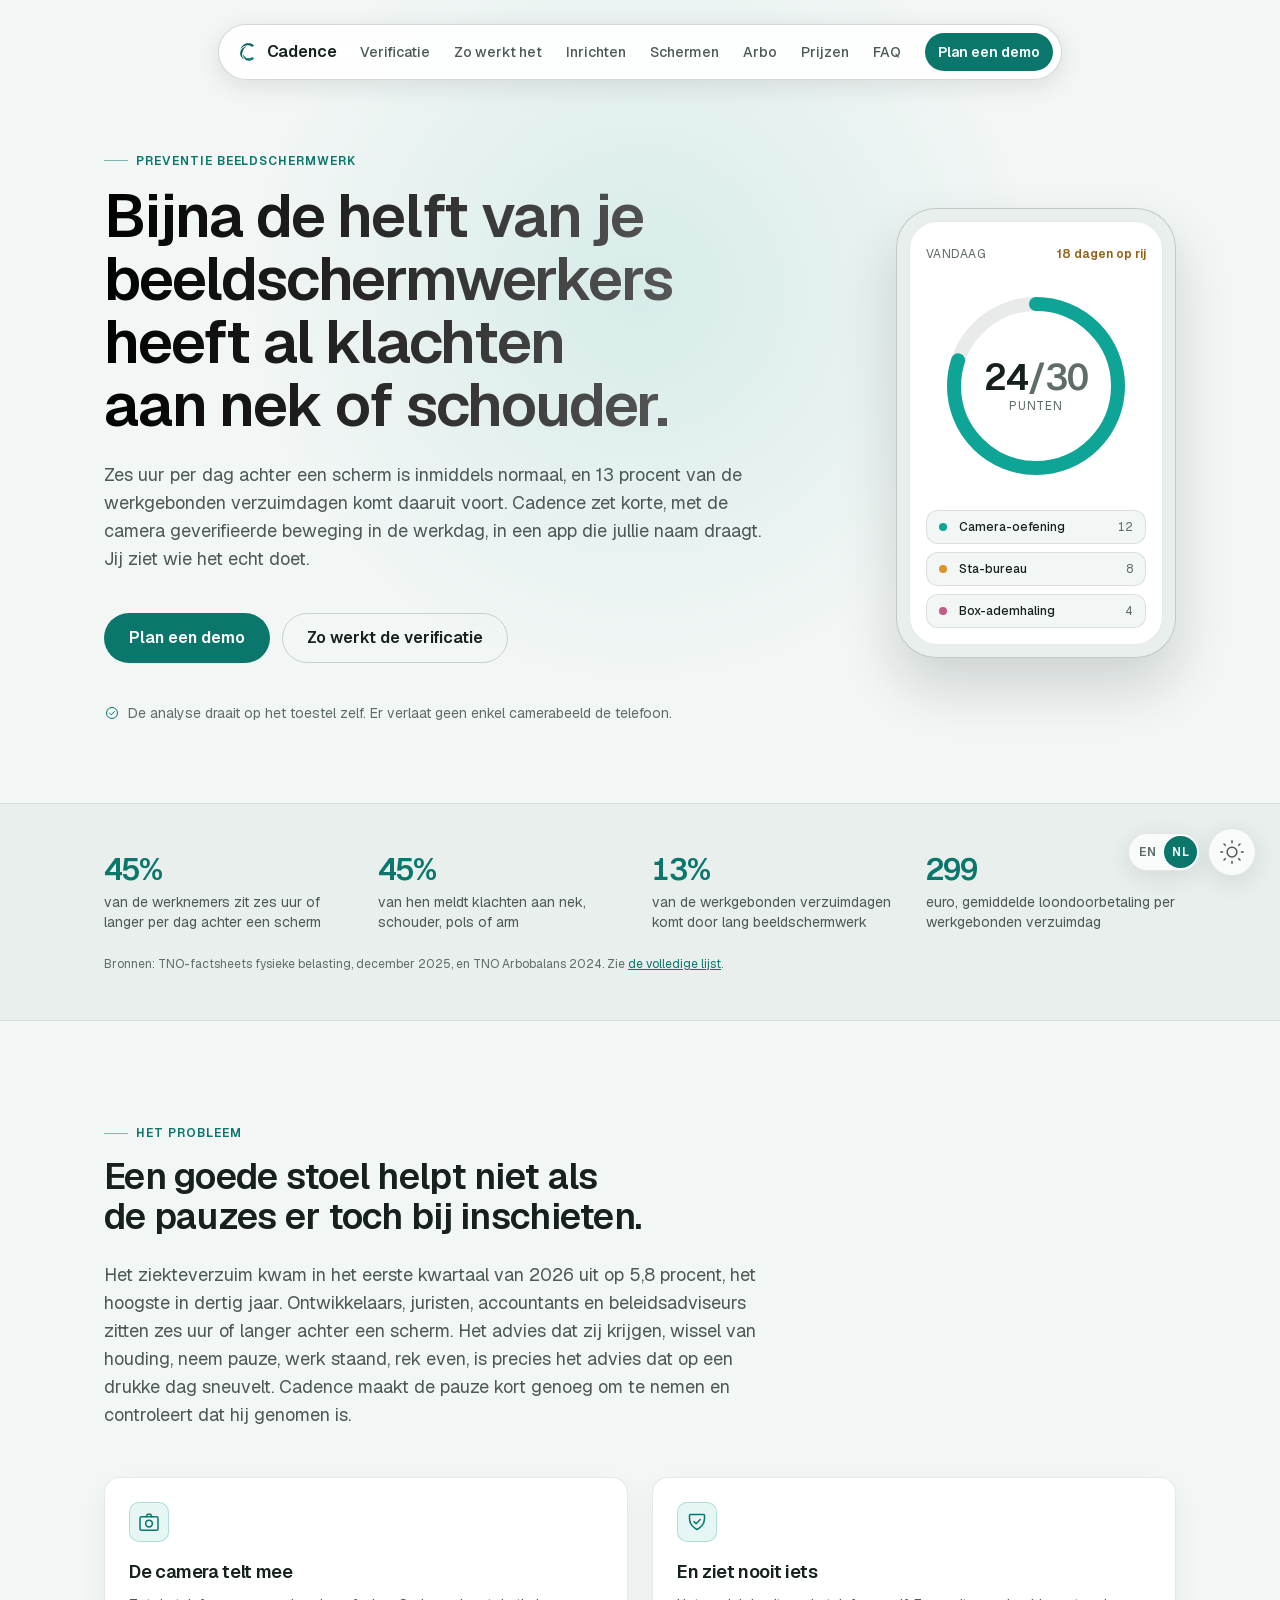
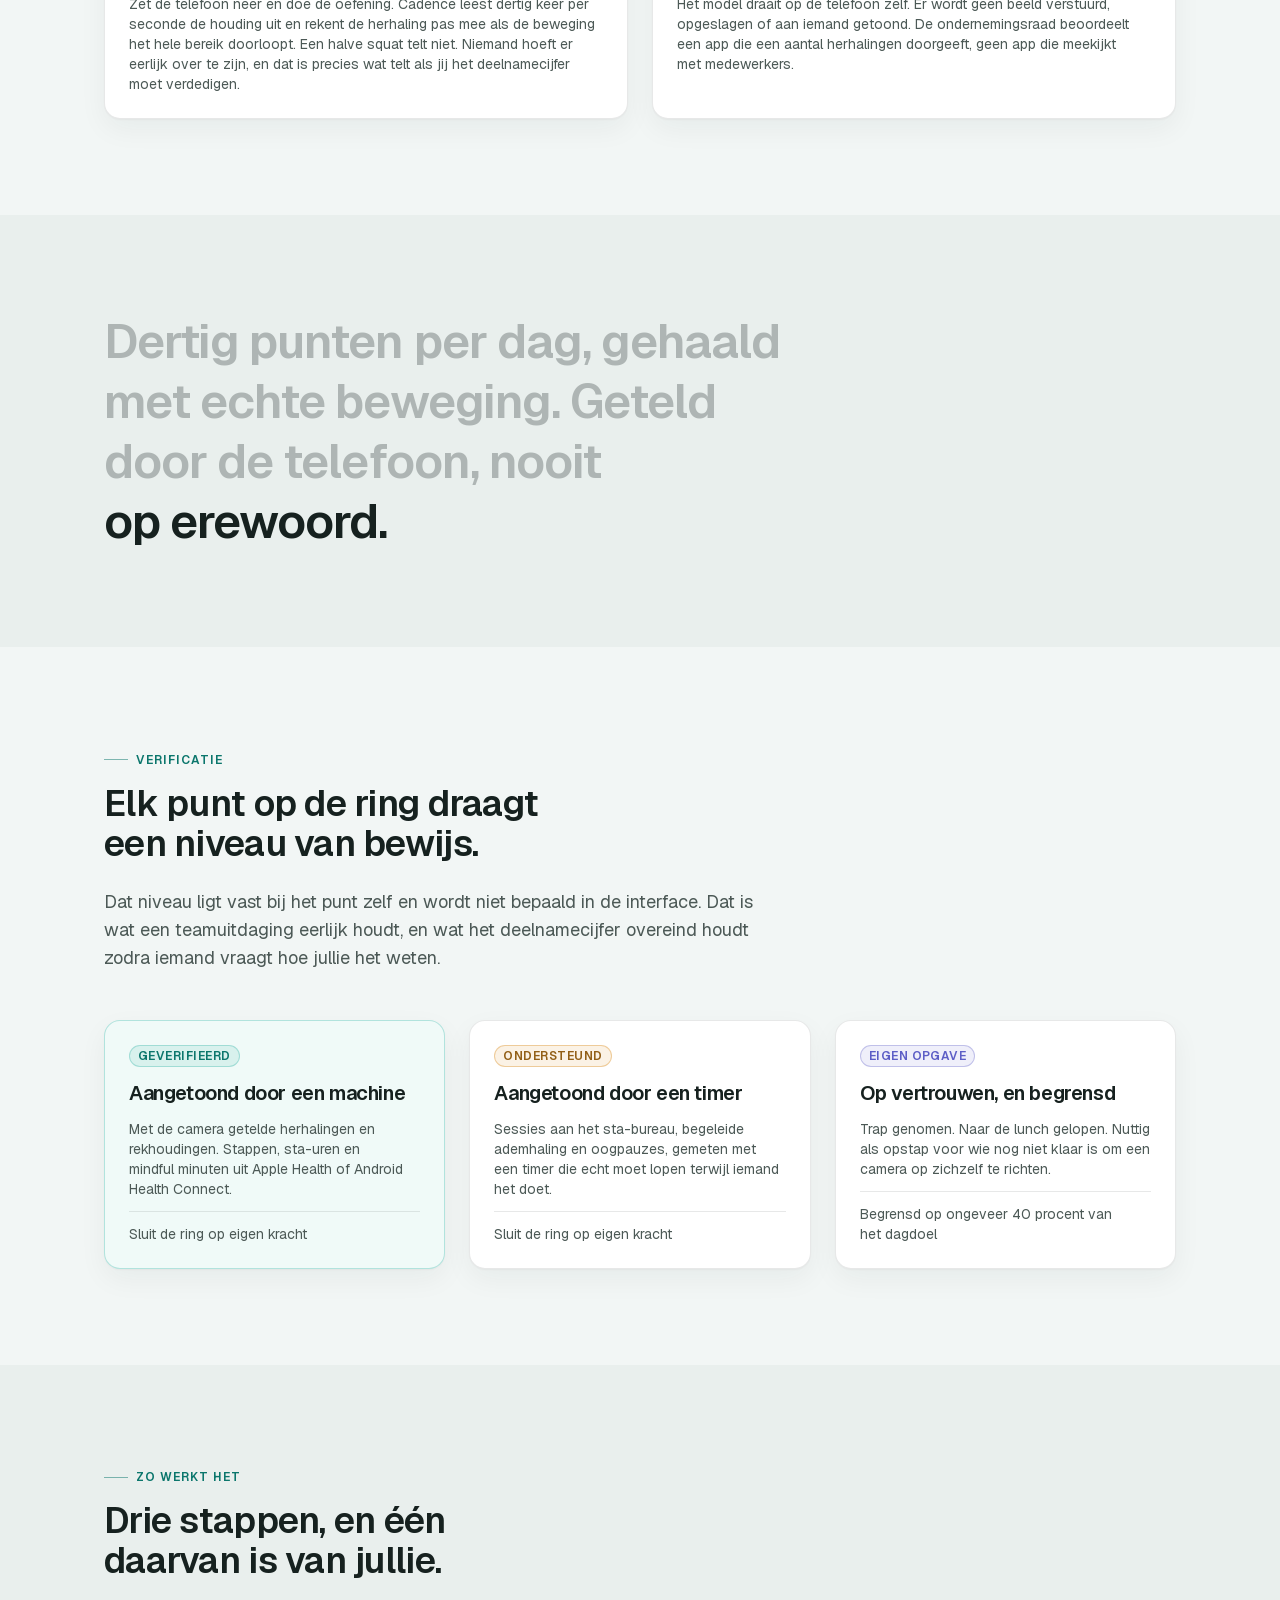
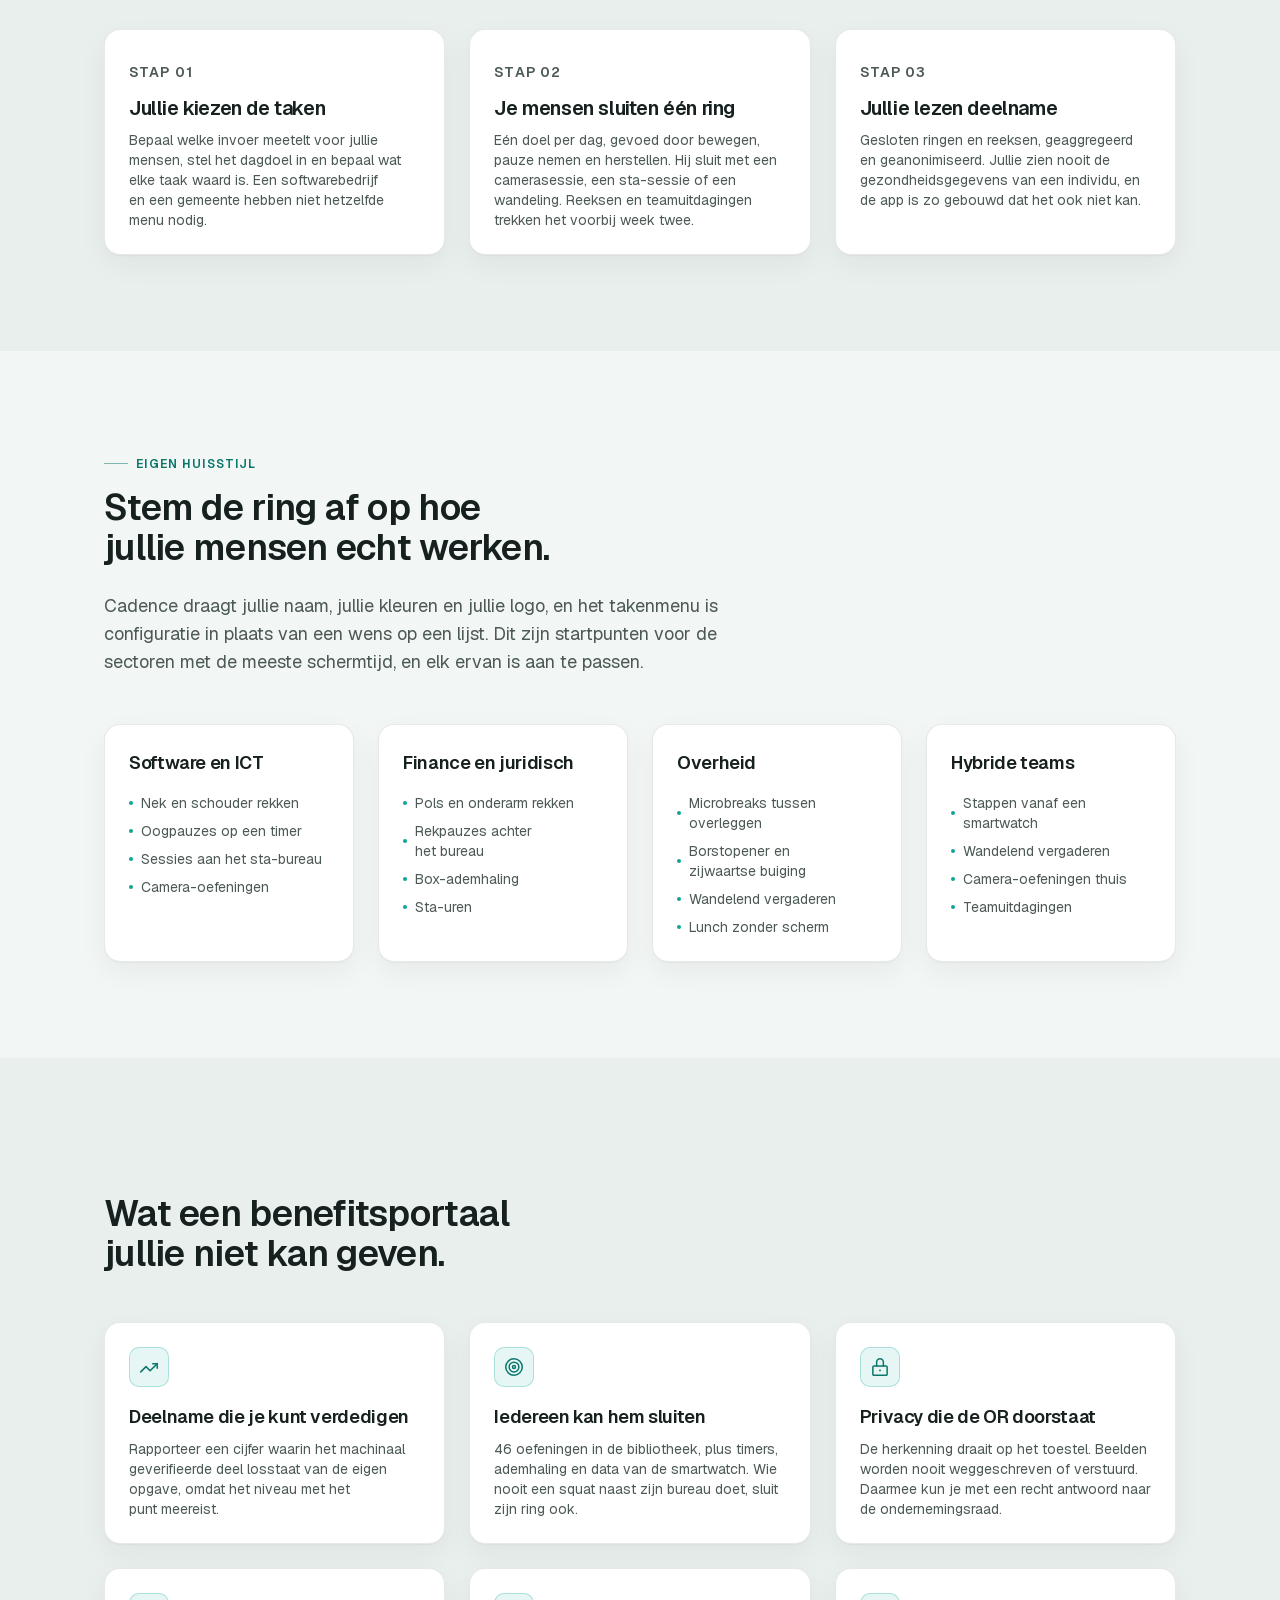
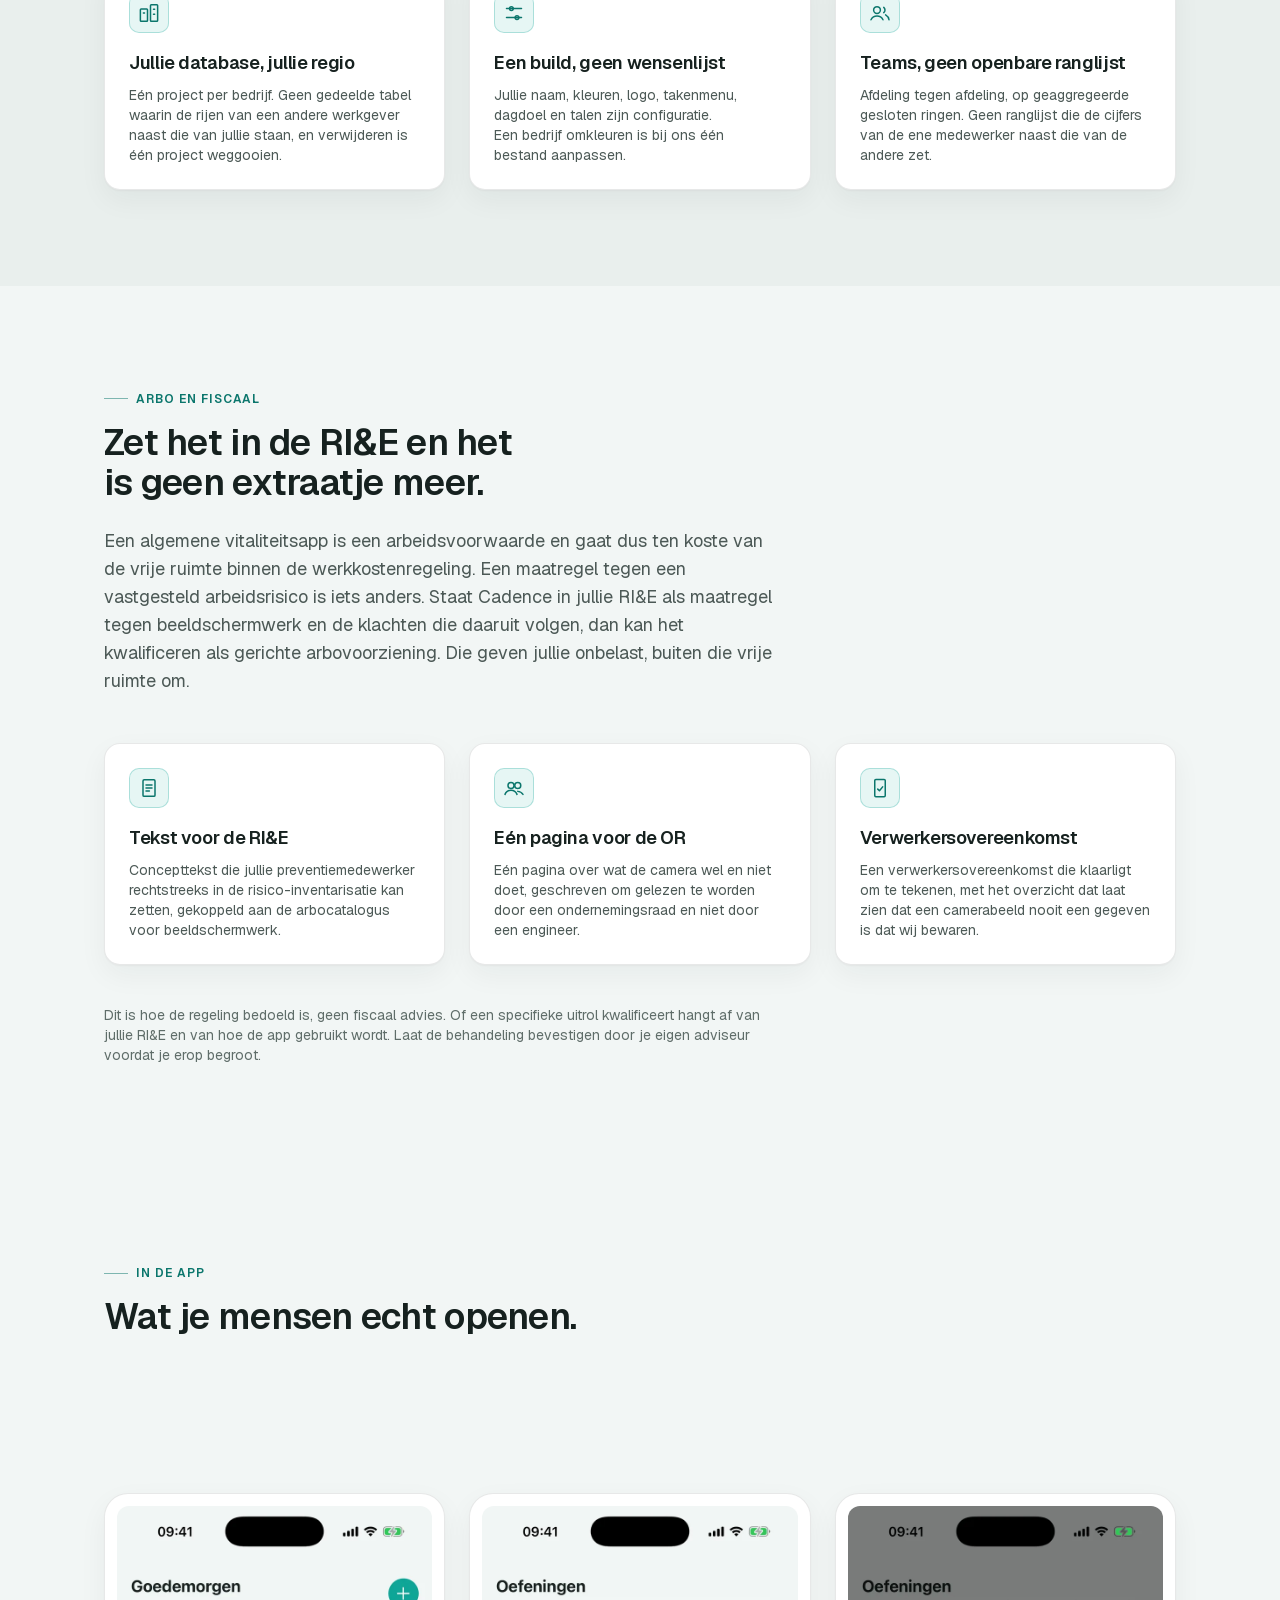
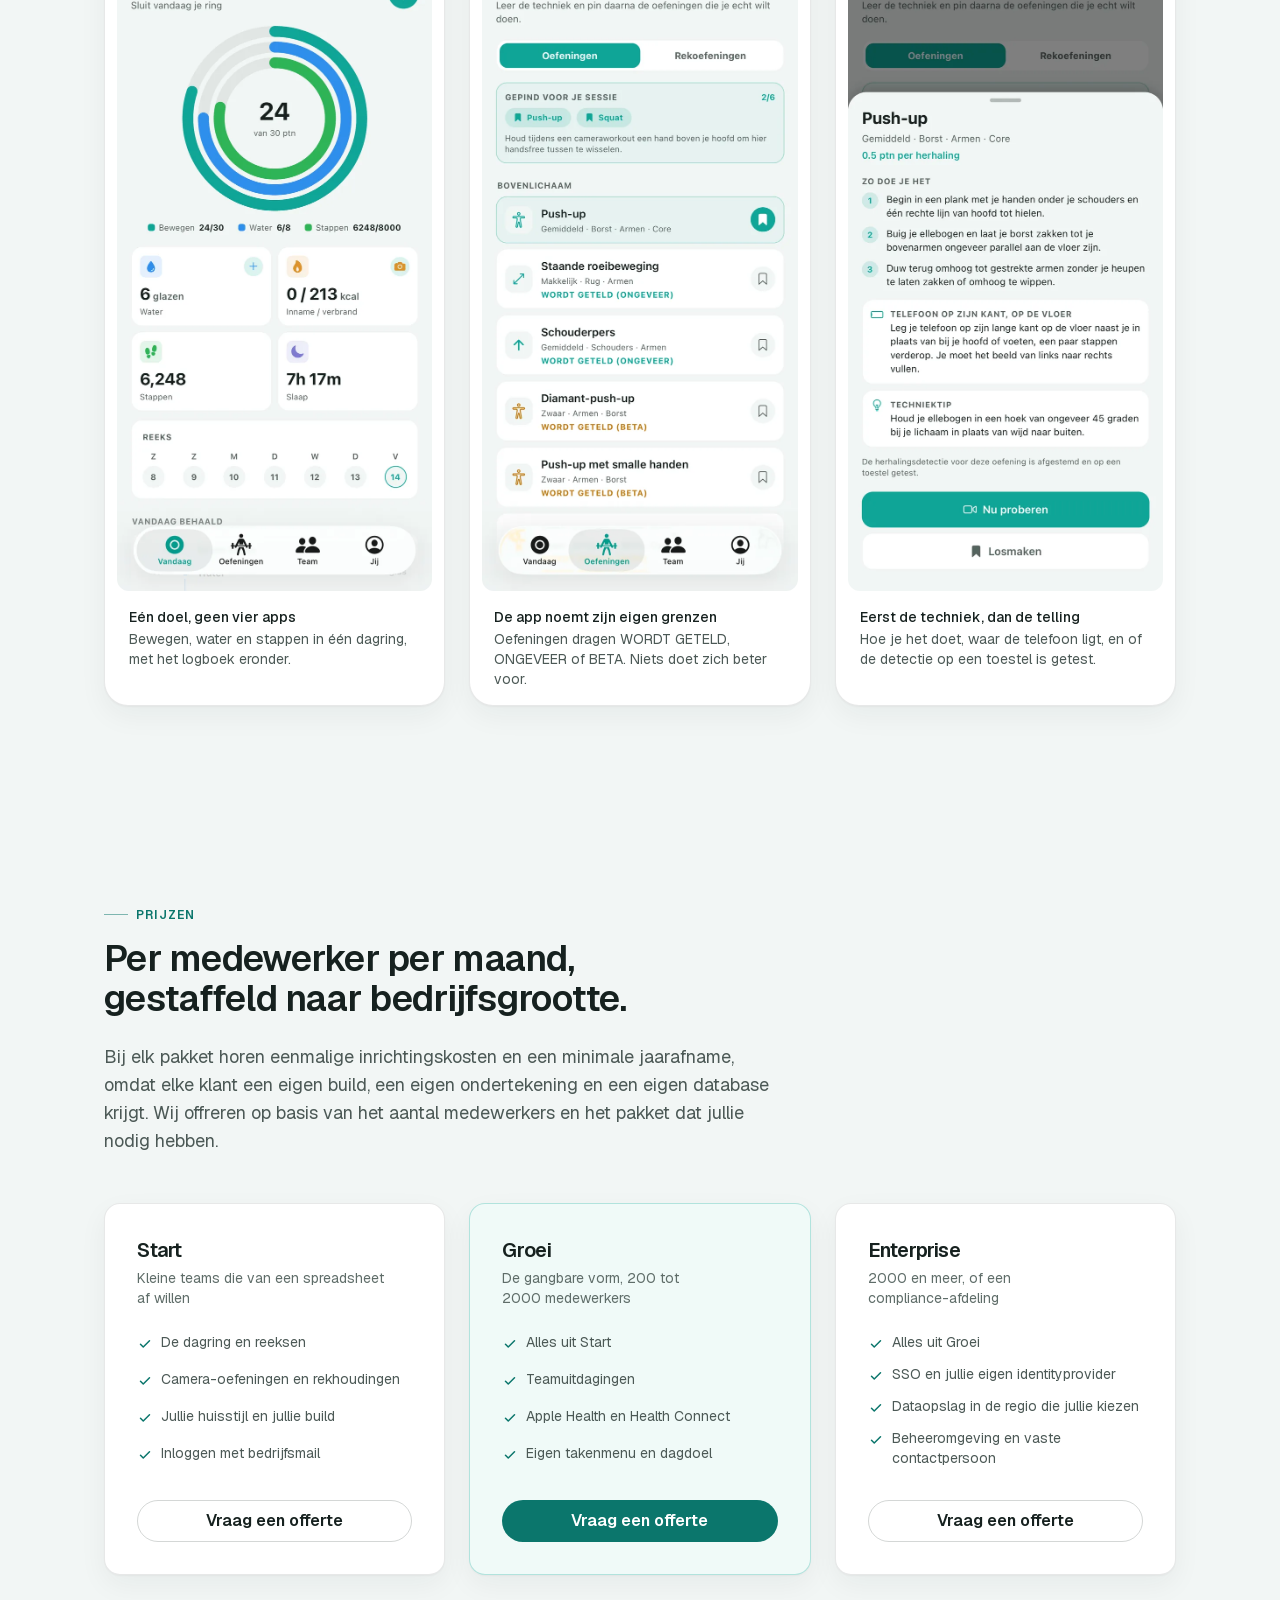
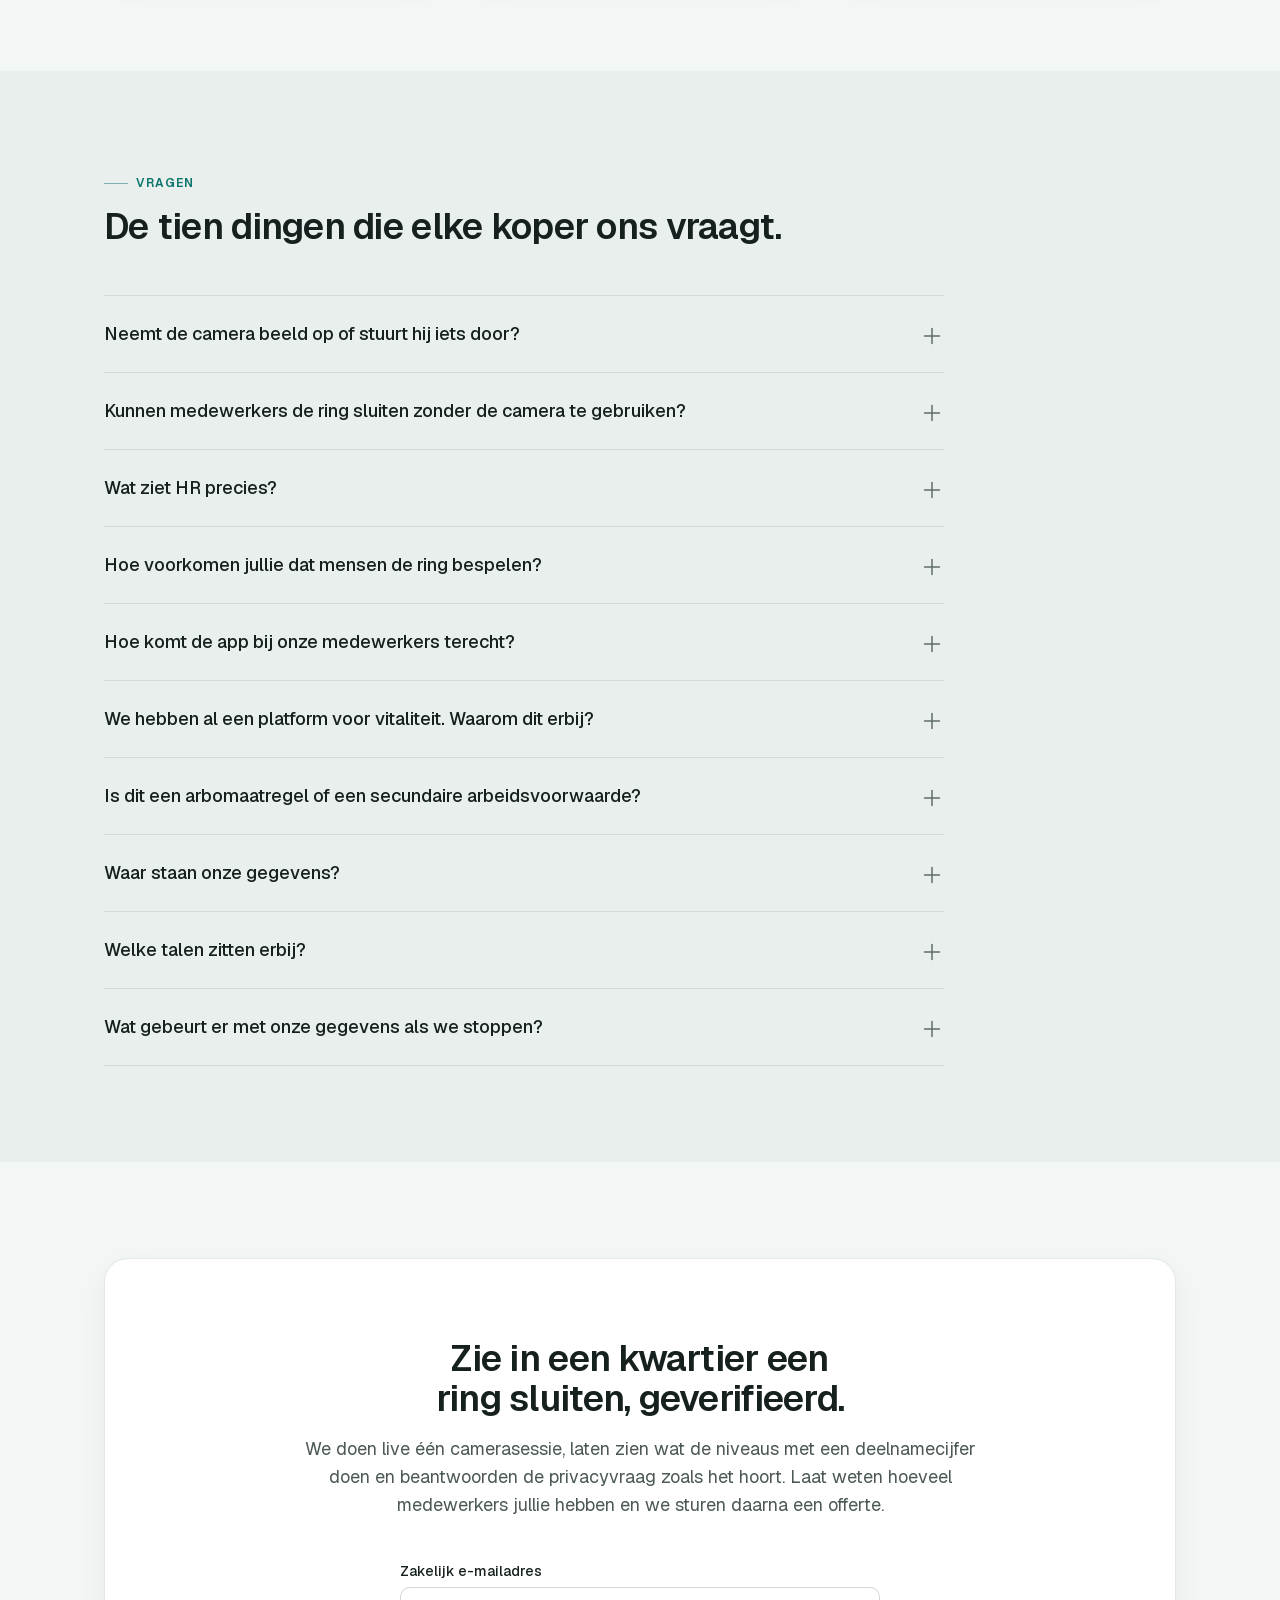
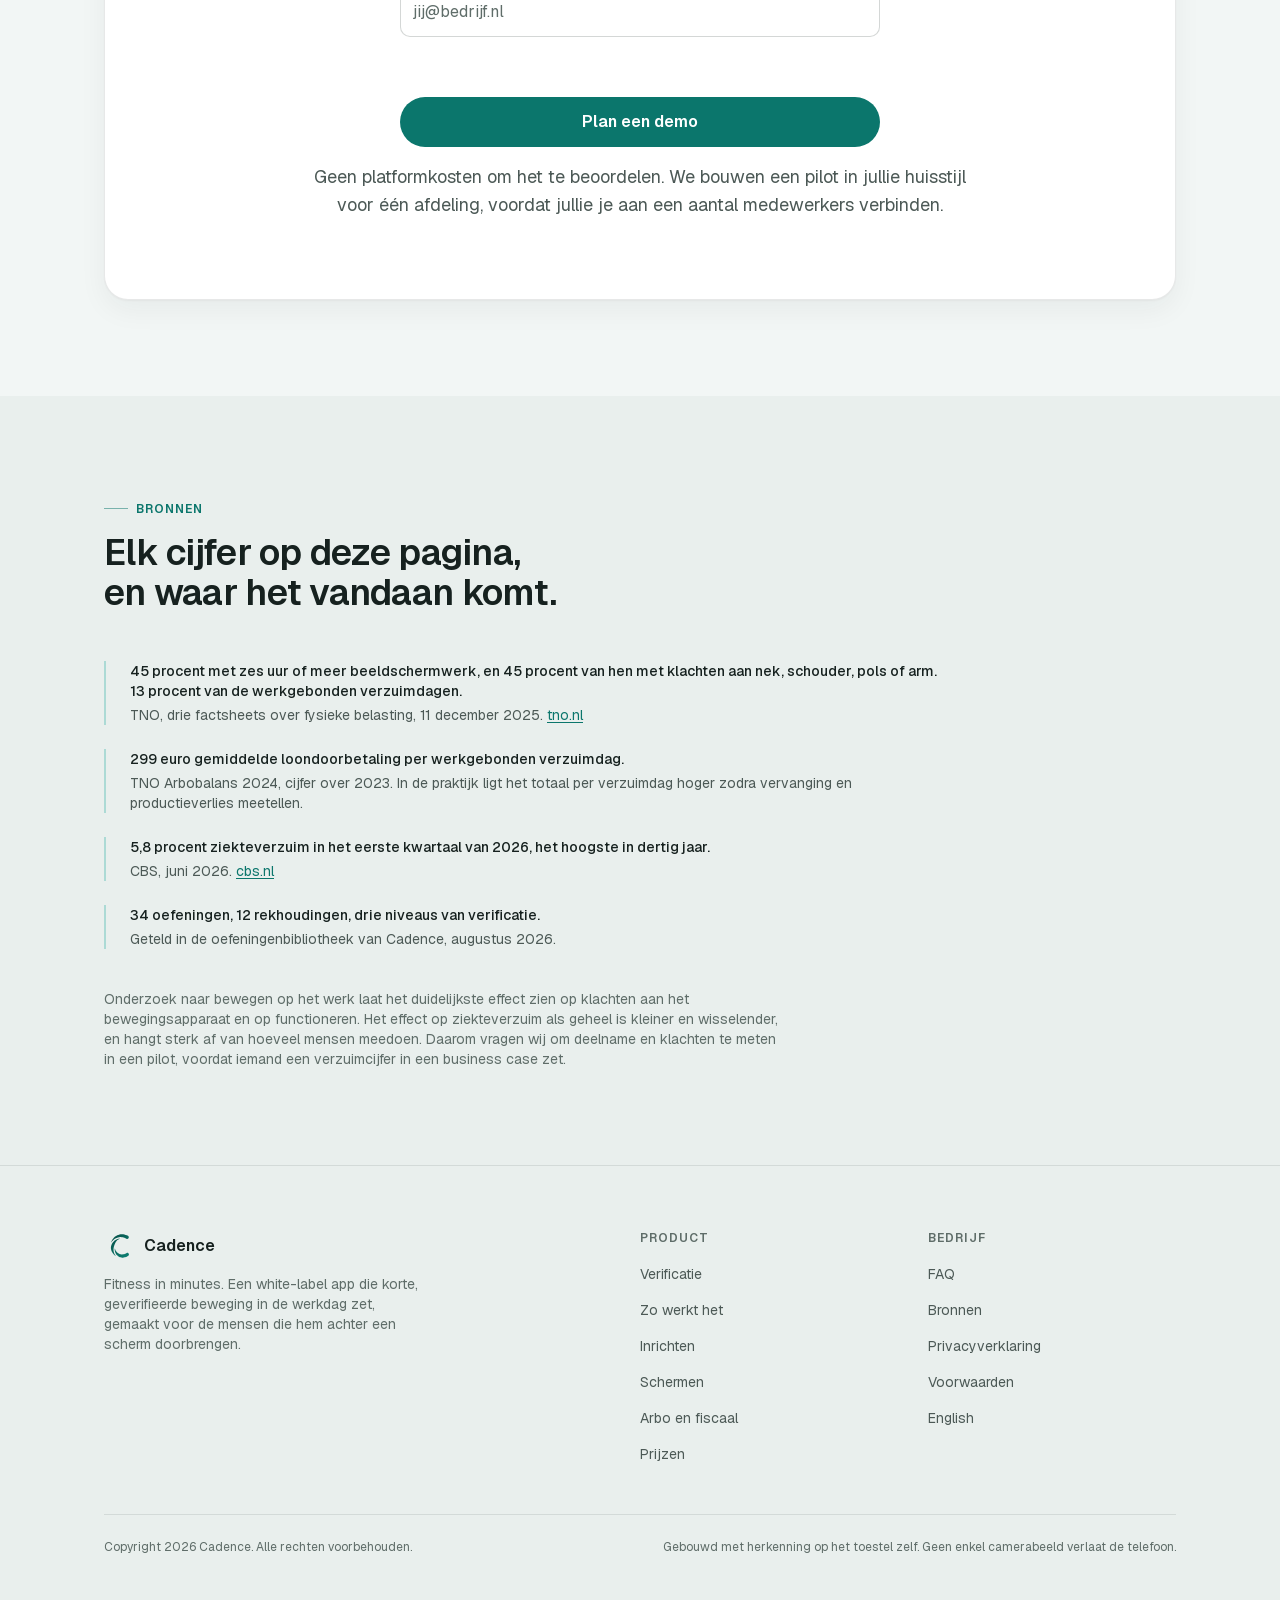
<file: index.html>
<!doctype html>
<html lang="nl">
  <head>
    <meta charset="utf-8" />
    <script>
      /* Zet een opgeslagen themakeuze vóór de eerste render, zodat er niets flikkert. */
      try {
        var t = localStorage.getItem('cadence-theme')
        if (t === 'light' || t === 'dark') document.documentElement.dataset.theme = t
      } catch (e) {}
    </script>
    <meta name="viewport" content="width=device-width, initial-scale=1" />
    <title>Cadence — voorkom het verzuim dat achter het bureau begint</title>
    <meta
      name="description"
      content="Ruim vier op de tien beeldschermwerkers zit zes uur of langer per dag achter een scherm, en 13 procent van de werkgebonden verzuimdagen komt daaruit voort. Cadence zet korte, met de camera geverifieerde beweging in de werkdag, in een app met jullie naam."
    />
    <meta name="robots" content="noindex" />
    <link rel="canonical" href="https://jeramai.github.io/cadence-site/" />
    <link rel="alternate" hreflang="nl" href="https://jeramai.github.io/cadence-site/" />
    <link rel="alternate" hreflang="en" href="https://jeramai.github.io/cadence-site/en/" />
    <link rel="alternate" hreflang="x-default" href="https://jeramai.github.io/cadence-site/en/" />
    <meta name="theme-color" content="#f2f6f5" media="(prefers-color-scheme: light)" />
    <meta name="theme-color" content="#0e1b19" media="(prefers-color-scheme: dark)" />

    <meta property="og:type" content="website" />
    <meta property="og:site_name" content="Cadence" />
    <meta property="og:locale" content="nl_NL" />
    <meta property="og:title" content="Voorkom het verzuim dat achter het bureau begint" />
    <meta
      property="og:description"
      content="Korte, met de camera geverifieerde beweging in de werkdag, in een app met jullie naam. Gemaakt voor beeldschermwerk en de klachten aan nek, schouder en arm die daarbij horen."
    />
    <meta property="og:url" content="https://jeramai.github.io/cadence-site/" />
    <meta property="og:image" content="https://jeramai.github.io/cadence-site/assets/img/og.png" />
    <meta property="og:image:width" content="1200" />
    <meta property="og:image:height" content="630" />
    <meta name="twitter:card" content="summary_large_image" />

    <link rel="icon" href="assets/img/favicon.svg" type="image/svg+xml" />
    <link rel="apple-touch-icon" href="assets/img/apple-touch-icon.png" />
    <link rel="preload" href="assets/fonts/geist-latin.woff2" as="font" type="font/woff2" crossorigin />
    <link rel="stylesheet" href="assets/css/styles.css" />

    <script type="application/ld+json">
      {
        "@context": "https://schema.org",
        "@type": "FAQPage",
        "inLanguage": "nl",
        "mainEntity": [
          {
            "@type": "Question",
            "name": "Neemt de camera beeld op of stuurt hij iets door?",
            "acceptedAnswer": {
              "@type": "Answer",
              "text": "Nee. De houdingsherkenning draait op de telefoon zelf. Er wordt geen beeld verstuurd, opgeslagen of bewaard, en niemand bij Cadence of bij jullie kan meekijken. Alleen de uitkomst verlaat het toestel: het aantal herhalingen, de seconden die zijn vastgehouden en de punten die dat oplevert."
            }
          },
          {
            "@type": "Question",
            "name": "Kunnen medewerkers de ring sluiten zonder de camera te gebruiken?",
            "acceptedAnswer": {
              "@type": "Answer",
              "text": "Ja, en zo is het bedoeld. Sta-timers, ademhaling, stappen, sta-uren en mindful minuten uit Apple Health of Health Connect voeden dezelfde ring. De camera is de weg met de hoogste waarde, nooit de enige weg. Deelname is het cijfer waarop jullie kopen, dus iedereen moet zijn ring kunnen sluiten."
            }
          },
          {
            "@type": "Question",
            "name": "Wat ziet HR precies?",
            "acceptedAnswer": {
              "@type": "Answer",
              "text": "Alleen geaggregeerde deelname. Gesloten ringen, reeksen en teamtotalen, geanonimiseerd. Cadence toont een werkgever geen individuele gezondheidsgegevens, geen persoonlijke oefenhistorie en geen houdingsdata uit de camera."
            }
          },
          {
            "@type": "Question",
            "name": "Hoe voorkomen jullie dat mensen de ring bespelen?",
            "acceptedAnswer": {
              "@type": "Answer",
              "text": "Elke invoer draagt een betrouwbaarheidsniveau. Machinaal geverifieerde en met een timer ondersteunde invoer kunnen de ring op eigen kracht sluiten. Aftekenen op eigen opgave is begrensd op ongeveer 40 procent van het dagdoel, zodat een deelnamecijfer nooit uit vinkjes alleen kan bestaan. Die grens zit waar de punten worden toegekend, niet in de interface."
            }
          },
          {
            "@type": "Question",
            "name": "Hoe komt de app bij onze medewerkers terecht?",
            "acceptedAnswer": {
              "@type": "Answer",
              "text": "Ze installeren Cadence en loggen in met jullie bedrijfsdomein. Vanaf het eerste scherm draagt de app jullie naam, jullie logo en jullie kleuren. Die huisstijl is standaard en is wat je mensen elke dag zien. Een eigen vermelding in de store onder jullie bedrijfsnaam is een betaalde uitbreiding en niet het uitgangspunt, omdat bijna identieke apps in de publieke App Store tegen de regels voor dubbele apps aanlopen. Waar een besloten vermelding echt nodig is gebruiken we Apple Business Manager en het beheerde equivalent op Play, waarvoor jullie een account nodig hebben."
            }
          },
          {
            "@type": "Question",
            "name": "We hebben al een platform voor vitaliteit. Waarom dit erbij?",
            "acceptedAnswer": {
              "@type": "Answer",
              "text": "De meeste platforms lossen een ander probleem op. Mentale hulp, sportnetwerken en benefitsportalen staan naast Cadence en niet erboven, en geen van alle raakt de klachten aan nek en schouder die uit beeldschermwerk komen. Draaien jullie er al een, dan is de eerlijke toets of iets in de huidige stapel iemand tijdens de werkdag uit zijn stoel krijgt en kan laten zien dat het gebeurd is. Een vierde app die niemand opent helpt niemand, en daarom is het hele ontwerp korte sessies, jullie huisstijl en verificatie."
            }
          },
          {
            "@type": "Question",
            "name": "Is dit een arbomaatregel of een secundaire arbeidsvoorwaarde?",
            "acceptedAnswer": {
              "@type": "Answer",
              "text": "Het is gebouwd als arbomaatregel. Staat Cadence in jullie RI&E als maatregel tegen beeldschermwerk en de klachten die daaruit volgen, dan kan het kwalificeren als gerichte arbovoorziening binnen de werkkostenregeling. Dan geven jullie het onbelast en gaat het niet ten koste van de vrije ruimte. Wij leveren de RI&E-tekst, de pagina voor de OR en de verwerkersovereenkomst. Laat de fiscale behandeling bevestigen door je eigen adviseur, want die hangt af van jullie risico-inventarisatie en van het gebruik."
            }
          },
          {
            "@type": "Question",
            "name": "Waar staan onze gegevens?",
            "acceptedAnswer": {
              "@type": "Answer",
              "text": "In jullie eigen database, in een regio die jullie kiezen. Cadence draait één project per bedrijf en geen gedeelde database met meerdere klanten, dus er is geen tabel waarin de rijen van een andere werkgever naast die van jullie staan."
            }
          },
          {
            "@type": "Question",
            "name": "Welke talen zitten erbij?",
            "acceptedAnswer": {
              "@type": "Answer",
              "text": "Het basispakket is Engels. Elke extra taal is een betaalde uitbreiding, per bedrijf aan te zetten. Een bedrijf dat één taal afneemt ziet nooit een taalkeuze in de app."
            }
          },
          {
            "@type": "Question",
            "name": "Wat gebeurt er met onze gegevens als we stoppen?",
            "acceptedAnswer": {
              "@type": "Answer",
              "text": "Jullie krijgen een volledige export en wij verwijderen het project. Omdat de database alleen van jullie is, is verwijderen het weggooien van één project en niet het uitfilteren van rijen uit een gedeelde tabel."
            }
          }
        ]
      }
    </script>
  </head>

  <body>
    <a class="skip" href="#main">Naar de inhoud</a>

    <nav class="nav" id="nav" aria-label="Hoofdmenu">
      <div class="nav__pill">
        <a class="nav__brand" href="#top" aria-label="Cadence home">
          <img class="brandmark--light" src="assets/img/logo-ink.svg" alt="" width="24" height="24" />
          <img class="brandmark--dark" src="assets/img/logo.svg" alt="" width="24" height="24" />
          <span>Cadence</span>
        </a>

        <ul class="nav__links">
          <li><a href="#verificatie">Verificatie</a></li>
          <li><a href="#werking">Zo werkt het</a></li>
          <li><a href="#inrichten">Inrichten</a></li>
          <li><a href="#schermen">Schermen</a></li>
          <li><a href="#arbo">Arbo</a></li>
          <li><a href="#prijzen">Prijzen</a></li>
          <li><a href="#faq">FAQ</a></li>
        </ul>

        <a class="btn btn--primary btn--sm" href="#demo">Plan een demo</a>

        <button
          class="nav__burger"
          id="burger"
          type="button"
          aria-expanded="false"
          aria-controls="menu"
          aria-label="Menu openen"
        >
          <span></span>
          <span></span>
        </button>
      </div>
    </nav>

    <div class="utils">
      <div class="lang" role="group" aria-label="Taal">
        <a href="en/" hreflang="en" lang="en">EN</a>
        <a href="./" hreflang="nl" lang="nl" aria-current="true">NL</a>
      </div>

      <button class="theme-fab" id="theme-toggle" type="button" aria-label="Wissel naar donker thema">
        <svg class="icon-sun" viewBox="0 0 256 256" fill="none" stroke="currentColor" stroke-width="16" stroke-linecap="round" aria-hidden="true">
          <circle cx="128" cy="128" r="52" />
          <line x1="128" y1="28" x2="128" y2="8" />
          <line x1="128" y1="248" x2="128" y2="228" />
          <line x1="28" y1="128" x2="8" y2="128" />
          <line x1="248" y1="128" x2="228" y2="128" />
          <line x1="57" y1="57" x2="43" y2="43" />
          <line x1="213" y1="213" x2="199" y2="199" />
          <line x1="57" y1="199" x2="43" y2="213" />
          <line x1="213" y1="43" x2="199" y2="57" />
        </svg>
        <svg class="icon-moon" viewBox="0 0 256 256" fill="none" stroke="currentColor" stroke-width="16" stroke-linejoin="round" aria-hidden="true">
          <path d="M216 152A96 96 0 0 1 104 40a96 96 0 1 0 112 112Z" />
        </svg>
      </button>
    </div>

    <div class="menu" id="menu" data-open="false" hidden>
      <a href="#verificatie">Verificatie</a>
      <a href="#werking">Zo werkt het</a>
      <a href="#inrichten">Inrichten</a>
      <a href="#schermen">Schermen</a>
      <a href="#arbo">Arbo en fiscaal</a>
      <a href="#prijzen">Prijzen</a>
      <a href="#faq">FAQ</a>
    </div>

    <main id="main">
      <span id="top"></span>

      <!-- ── Hero ─────────────────────────────────────────────────────────── -->
      <section class="hero">
        <div class="wrap hero__grid">
          <div>
            <p class="eyebrow">Preventie beeldschermwerk</p>
            <h1>Bijna de helft van je beeldschermwerkers heeft al klachten aan nek of schouder.</h1>
            <p class="hero__sub">
              Zes uur per dag achter een scherm is inmiddels normaal, en 13 procent van de
              werkgebonden verzuimdagen komt daaruit voort. Cadence zet korte, met de camera
              geverifieerde beweging in de werkdag, in een app die jullie naam draagt. Jij ziet
              wie het echt doet.
            </p>

            <div class="hero__cta">
              <a class="btn btn--primary btn--wide" href="#demo">Plan een demo</a>
              <a class="btn btn--ghost btn--wide" href="#verificatie">Zo werkt de verificatie</a>
            </div>

            <p class="hero__proof">
              <svg viewBox="0 0 256 256" fill="none" stroke="currentColor" stroke-width="16" aria-hidden="true">
                <circle cx="128" cy="128" r="88" />
                <polyline points="88,128 116,156 168,104" stroke-linecap="round" stroke-linejoin="round" />
              </svg>
              De analyse draait op het toestel zelf. Er verlaat geen enkel camerabeeld de telefoon.
            </p>
          </div>

          <div class="phone" data-anim>
            <div class="phone__screen">
              <div class="phone__head">
                <span class="phone__date">Vandaag</span>
                <span class="phone__streak">18 dagen op rij</span>
              </div>

              <div class="ring-wrap">
                <svg class="ring" viewBox="0 0 200 200" role="img" aria-label="Dagring op 24 van de 30 punten">
                  <circle class="ring__track" cx="100" cy="100" r="82" />
                  <circle class="ring__arc" cx="100" cy="100" r="82" style="--len: 515; --off: 103" />
                </svg>
                <div class="ring__center">
                  <div class="ring__value">24<span class="ring__goal">/30</span></div>
                  <div class="ring__unit">Punten</div>
                </div>
              </div>

              <div class="phone__tasks">
                <div class="task">
                  <span class="task__dot task__dot--move"></span>
                  <span class="task__name">Camera-oefening</span>
                  <span class="task__pts">12</span>
                </div>
                <div class="task">
                  <span class="task__dot task__dot--break"></span>
                  <span class="task__name">Sta-bureau</span>
                  <span class="task__pts">8</span>
                </div>
                <div class="task">
                  <span class="task__dot task__dot--recover"></span>
                  <span class="task__name">Box-ademhaling</span>
                  <span class="task__pts">4</span>
                </div>
              </div>
            </div>
          </div>
        </div>
      </section>

      <!-- ── Cijfers ──────────────────────────────────────────────────────── -->
      <section class="stats" aria-label="De omvang van het probleem">
        <div class="wrap">
          <div class="stats__grid">
            <div data-anim>
              <div class="stat__num">45%</div>
              <p class="stat__label">van de werknemers zit zes uur of langer per dag achter een scherm</p>
            </div>
            <div data-anim>
              <div class="stat__num">45%</div>
              <p class="stat__label">van hen meldt klachten aan nek, schouder, pols of arm</p>
            </div>
            <div data-anim>
              <div class="stat__num">13%</div>
              <p class="stat__label">van de werkgebonden verzuimdagen komt door lang beeldschermwerk</p>
            </div>
            <div data-anim>
              <div class="stat__num">299</div>
              <p class="stat__label">euro, gemiddelde loondoorbetaling per werkgebonden verzuimdag</p>
            </div>
          </div>
          <p class="stats__source" data-anim>
            Bronnen: TNO-factsheets fysieke belasting, december 2025, en TNO Arbobalans 2024.
            Zie <a href="#bronnen">de volledige lijst</a>.
          </p>
        </div>
      </section>

      <!-- ── Probleem ─────────────────────────────────────────────────────── -->
      <section class="section">
        <div class="wrap">
          <p class="eyebrow" data-anim>Het probleem</p>
          <h2 class="section-title" data-anim>
            Een goede stoel helpt niet als de pauzes er toch bij inschieten.
          </h2>
          <p class="section-lede" data-anim>
            Het ziekteverzuim kwam in het eerste kwartaal van 2026 uit op 5,8 procent, het
            hoogste in dertig jaar. Ontwikkelaars, juristen, accountants en beleidsadviseurs
            zitten zes uur of langer achter een scherm. Het advies dat zij krijgen, wissel van
            houding, neem pauze, werk staand, rek even, is precies het advies dat op een drukke
            dag sneuvelt. Cadence maakt de pauze kort genoeg om te nemen en controleert dat hij
            genomen is.
          </p>

          <div class="grid grid--2">
            <div class="card" data-anim>
              <div class="card__icon">
                <svg viewBox="0 0 256 256" fill="none" stroke="currentColor" stroke-width="16" aria-hidden="true">
                  <rect x="32" y="72" width="192" height="144" rx="16" />
                  <circle cx="128" cy="144" r="36" />
                  <path d="M96 72l16 -28h32l16 28" stroke-linecap="round" stroke-linejoin="round" />
                </svg>
              </div>
              <h3>De camera telt mee</h3>
              <p>
                Zet de telefoon neer en doe de oefening. Cadence leest dertig keer per seconde
                de houding uit en rekent de herhaling pas mee als de beweging het hele bereik
                doorloopt. Een halve squat telt niet. Niemand hoeft er eerlijk over te zijn, en
                dat is precies wat telt als jij het deelnamecijfer moet verdedigen.
              </p>
            </div>

            <div class="card" data-anim>
              <div class="card__icon">
                <svg viewBox="0 0 256 256" fill="none" stroke="currentColor" stroke-width="16" aria-hidden="true">
                  <path d="M208 96c0 72 -80 112 -80 112S48 168 48 96V56a8 8 0 0 1 8 -8h144a8 8 0 0 1 8 8Z" stroke-linejoin="round" />
                  <polyline points="96,124 118,146 162,102" stroke-linecap="round" stroke-linejoin="round" />
                </svg>
              </div>
              <h3>En ziet nooit iets</h3>
              <p>
                Het model draait op de telefoon zelf. Er wordt geen beeld verstuurd, opgeslagen
                of aan iemand getoond. De ondernemingsraad beoordeelt een app die een aantal
                herhalingen doorgeeft, geen app die meekijkt met medewerkers.
              </p>
            </div>
          </div>
        </div>
      </section>

      <!-- ── Tagline ──────────────────────────────────────────────────────── -->
      <section class="reveal-section section--deep">
        <div class="wrap">
          <p class="reveal" data-reveal>
            Dertig punten per dag, gehaald met echte beweging.
            Geteld door de telefoon, nooit op erewoord.
          </p>
        </div>
      </section>

      <!-- ── Verificatie ──────────────────────────────────────────────────── -->
      <section class="section" id="verificatie">
        <div class="wrap">
          <p class="eyebrow" data-anim>Verificatie</p>
          <h2 class="section-title" data-anim>Elk punt op de ring draagt een niveau van bewijs.</h2>
          <p class="section-lede" data-anim>
            Dat niveau ligt vast bij het punt zelf en wordt niet bepaald in de interface. Dat is
            wat een teamuitdaging eerlijk houdt, en wat het deelnamecijfer overeind houdt zodra
            iemand vraagt hoe jullie het weten.
          </p>

          <div class="tiers">
            <div class="tier tier--verified" data-anim>
              <span class="badge badge--verified">Geverifieerd</span>
              <h3>Aangetoond door een machine</h3>
              <p>
                Met de camera getelde herhalingen en rekhoudingen. Stappen, sta-uren en mindful
                minuten uit Apple Health of Android Health Connect.
              </p>
              <p class="tier__cap">Sluit de ring op eigen kracht</p>
            </div>

            <div class="tier" data-anim>
              <span class="badge badge--assisted">Ondersteund</span>
              <h3>Aangetoond door een timer</h3>
              <p>
                Sessies aan het sta-bureau, begeleide ademhaling en oogpauzes, gemeten met een
                timer die echt moet lopen terwijl iemand het doet.
              </p>
              <p class="tier__cap">Sluit de ring op eigen kracht</p>
            </div>

            <div class="tier" data-anim>
              <span class="badge badge--self">Eigen opgave</span>
              <h3>Op vertrouwen, en begrensd</h3>
              <p>
                Trap genomen. Naar de lunch gelopen. Nuttig als opstap voor wie nog niet klaar
                is om een camera op zichzelf te richten.
              </p>
              <p class="tier__cap">Begrensd op ongeveer 40 procent van het dagdoel</p>
            </div>
          </div>
        </div>
      </section>

      <!-- ── Zo werkt het ─────────────────────────────────────────────────── -->
      <section class="section section--deep" id="werking">
        <div class="wrap">
          <p class="eyebrow" data-anim>Zo werkt het</p>
          <h2 class="section-title" data-anim>Drie stappen, en één daarvan is van jullie.</h2>

          <div class="grid grid--3">
            <div class="step" data-anim>
              <p class="step__n">Stap 01</p>
              <h3>Jullie kiezen de taken</h3>
              <p>
                Bepaal welke invoer meetelt voor jullie mensen, stel het dagdoel in en bepaal
                wat elke taak waard is. Een softwarebedrijf en een gemeente hebben niet hetzelfde
                menu nodig.
              </p>
            </div>

            <div class="step" data-anim>
              <p class="step__n">Stap 02</p>
              <h3>Je mensen sluiten één ring</h3>
              <p>
                Eén doel per dag, gevoed door bewegen, pauze nemen en herstellen. Hij sluit met
                een camerasessie, een sta-sessie of een wandeling. Reeksen en teamuitdagingen
                trekken het voorbij week twee.
              </p>
            </div>

            <div class="step" data-anim>
              <p class="step__n">Stap 03</p>
              <h3>Jullie lezen deelname</h3>
              <p>
                Gesloten ringen en reeksen, geaggregeerd en geanonimiseerd. Jullie zien nooit de
                gezondheidsgegevens van een individu, en de app is zo gebouwd dat het ook niet
                kan.
              </p>
            </div>
          </div>
        </div>
      </section>

      <!-- ── Inrichten ────────────────────────────────────────────────────── -->
      <section class="section" id="inrichten">
        <div class="wrap">
          <p class="eyebrow" data-anim>Eigen huisstijl</p>
          <h2 class="section-title" data-anim>Stem de ring af op hoe jullie mensen echt werken.</h2>
          <p class="section-lede" data-anim>
            Cadence draagt jullie naam, jullie kleuren en jullie logo, en het takenmenu is
            configuratie in plaats van een wens op een lijst. Dit zijn startpunten voor de
            sectoren met de meeste schermtijd, en elk ervan is aan te passen.
          </p>

          <div class="grid grid--4">
            <div class="preset" data-anim>
              <h3>Software en ICT</h3>
              <ul class="preset__list">
                <li>Nek en schouder rekken</li>
                <li>Oogpauzes op een timer</li>
                <li>Sessies aan het sta-bureau</li>
                <li>Camera-oefeningen</li>
              </ul>
            </div>

            <div class="preset" data-anim>
              <h3>Finance en juridisch</h3>
              <ul class="preset__list">
                <li>Pols en onderarm rekken</li>
                <li>Rekpauzes achter het bureau</li>
                <li>Box-ademhaling</li>
                <li>Sta-uren</li>
              </ul>
            </div>

            <div class="preset" data-anim>
              <h3>Overheid</h3>
              <ul class="preset__list">
                <li>Microbreaks tussen overleggen</li>
                <li>Borstopener en zijwaartse buiging</li>
                <li>Wandelend vergaderen</li>
                <li>Lunch zonder scherm</li>
              </ul>
            </div>

            <div class="preset" data-anim>
              <h3>Hybride teams</h3>
              <ul class="preset__list">
                <li>Stappen vanaf een smartwatch</li>
                <li>Wandelend vergaderen</li>
                <li>Camera-oefeningen thuis</li>
                <li>Teamuitdagingen</li>
              </ul>
            </div>
          </div>
        </div>
      </section>

      <!-- ── Voordelen ────────────────────────────────────────────────────── -->
      <section class="section section--deep">
        <div class="wrap">
          <p class="eyebrow" data-anim>Waarom HR hiervoor kiest</p>
          <h2 class="section-title" data-anim>Wat een benefitsportaal jullie niet kan geven.</h2>

          <div class="grid grid--3">
            <div class="card" data-anim>
              <div class="card__icon">
                <svg viewBox="0 0 256 256" fill="none" stroke="currentColor" stroke-width="16" aria-hidden="true">
                  <polyline points="40,180 96,124 140,168 216,92" stroke-linecap="round" stroke-linejoin="round" />
                  <polyline points="216,140 216,92 168,92" stroke-linecap="round" stroke-linejoin="round" />
                </svg>
              </div>
              <h3>Deelname die je kunt verdedigen</h3>
              <p>
                Rapporteer een cijfer waarin het machinaal geverifieerde deel losstaat van de
                eigen opgave, omdat het niveau met het punt meereist.
              </p>
            </div>

            <div class="card" data-anim>
              <div class="card__icon">
                <svg viewBox="0 0 256 256" fill="none" stroke="currentColor" stroke-width="16" aria-hidden="true">
                  <circle cx="128" cy="128" r="88" />
                  <circle cx="128" cy="128" r="52" />
                  <circle cx="128" cy="128" r="16" />
                </svg>
              </div>
              <h3>Iedereen kan hem sluiten</h3>
              <p>
                46 oefeningen in de bibliotheek, plus timers, ademhaling en data van de
                smartwatch. Wie nooit een squat naast zijn bureau doet, sluit zijn ring ook.
              </p>
            </div>

            <div class="card" data-anim>
              <div class="card__icon">
                <svg viewBox="0 0 256 256" fill="none" stroke="currentColor" stroke-width="16" aria-hidden="true">
                  <rect x="52" y="116" width="152" height="100" rx="12" />
                  <path d="M92 116V76a36 36 0 0 1 72 0v40" stroke-linecap="round" />
                  <circle cx="128" cy="164" r="10" fill="currentColor" stroke="none" />
                </svg>
              </div>
              <h3>Privacy die de OR doorstaat</h3>
              <p>
                De herkenning draait op het toestel. Beelden worden nooit weggeschreven of
                verstuurd. Daarmee kun je met een recht antwoord naar de ondernemingsraad.
              </p>
            </div>

            <div class="card" data-anim>
              <div class="card__icon">
                <svg viewBox="0 0 256 256" fill="none" stroke="currentColor" stroke-width="16" aria-hidden="true">
                  <rect x="36" y="84" width="76" height="132" rx="8" />
                  <rect x="144" y="40" width="76" height="176" rx="8" />
                  <line x1="68" y1="128" x2="80" y2="128" stroke-linecap="round" />
                  <line x1="176" y1="88" x2="188" y2="88" stroke-linecap="round" />
                  <line x1="176" y1="140" x2="188" y2="140" stroke-linecap="round" />
                </svg>
              </div>
              <h3>Jullie database, jullie regio</h3>
              <p>
                Eén project per bedrijf. Geen gedeelde tabel waarin de rijen van een andere
                werkgever naast die van jullie staan, en verwijderen is één project weggooien.
              </p>
            </div>

            <div class="card" data-anim>
              <div class="card__icon">
                <svg viewBox="0 0 256 256" fill="none" stroke="currentColor" stroke-width="16" aria-hidden="true">
                  <line x1="48" y1="80" x2="208" y2="80" stroke-linecap="round" />
                  <line x1="48" y1="176" x2="208" y2="176" stroke-linecap="round" />
                  <circle cx="100" cy="80" r="20" />
                  <circle cx="160" cy="176" r="20" />
                </svg>
              </div>
              <h3>Een build, geen wensenlijst</h3>
              <p>
                Jullie naam, kleuren, logo, takenmenu, dagdoel en talen zijn configuratie. Een
                bedrijf omkleuren is bij ons één bestand aanpassen.
              </p>
            </div>

            <div class="card" data-anim>
              <div class="card__icon">
                <svg viewBox="0 0 256 256" fill="none" stroke="currentColor" stroke-width="16" aria-hidden="true">
                  <circle cx="96" cy="96" r="36" />
                  <path d="M32 200a72 72 0 0 1 128 0" stroke-linecap="round" />
                  <path d="M168 68a36 36 0 0 1 0 56" stroke-linecap="round" />
                  <path d="M188 148a72 72 0 0 1 36 52" stroke-linecap="round" />
                </svg>
              </div>
              <h3>Teams, geen openbare ranglijst</h3>
              <p>
                Afdeling tegen afdeling, op geaggregeerde gesloten ringen. Geen ranglijst die de
                cijfers van de ene medewerker naast die van de andere zet.
              </p>
            </div>
          </div>
        </div>
      </section>

      <!-- ── Arbo en fiscaal ──────────────────────────────────────────────── -->
      <section class="section" id="arbo">
        <div class="wrap">
          <p class="eyebrow" data-anim>Arbo en fiscaal</p>
          <h2 class="section-title" data-anim>Zet het in de RI&amp;E en het is geen extraatje meer.</h2>
          <p class="section-lede" data-anim>
            Een algemene vitaliteitsapp is een arbeidsvoorwaarde en gaat dus ten koste van de
            vrije ruimte binnen de werkkostenregeling. Een maatregel tegen een vastgesteld
            arbeidsrisico is iets anders. Staat Cadence in jullie RI&amp;E als maatregel tegen
            beeldschermwerk en de klachten die daaruit volgen, dan kan het kwalificeren als
            gerichte arbovoorziening. Die geven jullie onbelast, buiten die vrije ruimte om.
          </p>

          <div class="grid grid--3">
            <div class="card" data-anim>
              <div class="card__icon">
                <svg viewBox="0 0 256 256" fill="none" stroke="currentColor" stroke-width="16" aria-hidden="true">
                  <path d="M180 40H76a12 12 0 0 0 -12 12v152a12 12 0 0 0 12 12h104a12 12 0 0 0 12 -12V52a12 12 0 0 0 -12 -12Z" stroke-linejoin="round" />
                  <line x1="96" y1="96" x2="160" y2="96" stroke-linecap="round" />
                  <line x1="96" y1="128" x2="160" y2="128" stroke-linecap="round" />
                  <line x1="96" y1="160" x2="132" y2="160" stroke-linecap="round" />
                </svg>
              </div>
              <h3>Tekst voor de RI&amp;E</h3>
              <p>
                Concepttekst die jullie preventiemedewerker rechtstreeks in de
                risico-inventarisatie kan zetten, gekoppeld aan de arbocatalogus voor
                beeldschermwerk.
              </p>
            </div>

            <div class="card" data-anim>
              <div class="card__icon">
                <svg viewBox="0 0 256 256" fill="none" stroke="currentColor" stroke-width="16" aria-hidden="true">
                  <circle cx="96" cy="100" r="32" />
                  <circle cx="168" cy="100" r="32" />
                  <path d="M32 196a68 68 0 0 1 128 0" stroke-linecap="round" />
                  <path d="M168 164a68 68 0 0 1 56 32" stroke-linecap="round" />
                </svg>
              </div>
              <h3>Eén pagina voor de OR</h3>
              <p>
                Eén pagina over wat de camera wel en niet doet, geschreven om gelezen te worden
                door een ondernemingsraad en niet door een engineer.
              </p>
            </div>

            <div class="card" data-anim>
              <div class="card__icon">
                <svg viewBox="0 0 256 256" fill="none" stroke="currentColor" stroke-width="16" aria-hidden="true">
                  <path d="M172 36H84a12 12 0 0 0 -12 12v160a12 12 0 0 0 12 12h88a12 12 0 0 0 12 -12V48a12 12 0 0 0 -12 -12Z" stroke-linejoin="round" />
                  <polyline points="104,140 122,158 156,116" stroke-linecap="round" stroke-linejoin="round" />
                </svg>
              </div>
              <h3>Verwerkersovereenkomst</h3>
              <p>
                Een verwerkersovereenkomst die klaarligt om te tekenen, met het overzicht dat
                laat zien dat een camerabeeld nooit een gegeven is dat wij bewaren.
              </p>
            </div>
          </div>

          <p class="section-note" data-anim>
            Dit is hoe de regeling bedoeld is, geen fiscaal advies. Of een specifieke uitrol
            kwalificeert hangt af van jullie RI&amp;E en van hoe de app gebruikt wordt. Laat de
            behandeling bevestigen door je eigen adviseur voordat je erop begroot.
          </p>
        </div>
      </section>

      <!-- ── Screenshots ───────────────────────────────────────────────────
           Echte opnames uit de app op een iPhone 17 Pro simulator, gemaakt met
           @swmansion/argent. Het camerascherm is op een simulator niet op te
           nemen ("No front camera available").
           ──────────────────────────────────────────────────────────────── -->
      <section class="section" id="schermen">
        <div class="wrap">
          <p class="eyebrow" data-anim>In de app</p>
          <h2 class="section-title" data-anim>Wat je mensen echt openen.</h2>
          <p class="section-lede" data-anim>
            Echte schermen, geen mockups. Let op wat elk scherm een koper vertelt: wat een taak
            waard is, welk niveau van bewijs eronder zit, en waar de telefoon moet liggen om de
            telling te laten werken.
          </p>

          <div class="shots">
            <figure class="shot" data-anim>
              <img class="shot__light" src="assets/img/shots/nl/light/today.webp"
                alt="Het beginscherm van Cadence met drie ringen: bewegen op 24 van 30 punten, water op 6 van 8 glazen en stappen op 6.248 van 8.000, met daaronder kaarten voor water, calorieën, stappen en slaap" width="720" height="1565" loading="lazy" />
              <img class="shot__dark" src="assets/img/shots/nl/dark/today.webp"
                alt="" width="720" height="1565" loading="lazy" />
              <figcaption>
                <strong>Eén doel, geen vier apps</strong>
                Bewegen, water en stappen in één dagring, met het logboek eronder.
              </figcaption>
            </figure>

            <figure class="shot" data-anim>
              <img class="shot__light" src="assets/img/shots/nl/light/library.webp"
                alt="Het tabblad Oefeningen met de gepinde oefeningen Push-up en Squat, en daaronder een lijst waarin oefeningen labels dragen als WORDT GETELD (ONGEVEER) en WORDT GETELD (BETA)" width="720" height="1565" loading="lazy" />
              <img class="shot__dark" src="assets/img/shots/nl/dark/library.webp"
                alt="" width="720" height="1565" loading="lazy" />
              <figcaption>
                <strong>De app noemt zijn eigen grenzen</strong>
                Oefeningen dragen WORDT GETELD, ONGEVEER of BETA. Niets doet zich beter voor.
              </figcaption>
            </figure>

            <figure class="shot" data-anim>
              <img class="shot__light" src="assets/img/shots/nl/light/detail.webp"
                alt="De detailkaart van de push-up met 0.5 ptn per herhaling, drie stappen onder ZO DOE JE HET, het kopje TELEFOON OP ZIJN KANT OP DE VLOER, een techniektip, en de regel dat de herhalingsdetectie voor deze oefening is afgestemd en op een toestel getest" width="720" height="1565" loading="lazy" />
              <img class="shot__dark" src="assets/img/shots/nl/dark/detail.webp"
                alt="" width="720" height="1565" loading="lazy" />
              <figcaption>
                <strong>Eerst de techniek, dan de telling</strong>
                Hoe je het doet, waar de telefoon ligt, en of de detectie op een toestel is getest.
              </figcaption>
            </figure>
          </div>
        </div>
      </section>

      <!-- ── Prijzen ──────────────────────────────────────────────────────── -->
      <section class="section" id="prijzen">
        <div class="wrap">
          <p class="eyebrow" data-anim>Prijzen</p>
          <h2 class="section-title" data-anim>
            Per medewerker per maand, gestaffeld naar bedrijfsgrootte.
          </h2>
          <p class="section-lede" data-anim>
            Bij elk pakket horen eenmalige inrichtingskosten en een minimale jaarafname, omdat
            elke klant een eigen build, een eigen ondertekening en een eigen database krijgt. Wij
            offreren op basis van het aantal medewerkers en het pakket dat jullie nodig hebben.
          </p>

          <div class="grid grid--3">
            <div class="plan" data-anim>
              <h3>Start</h3>
              <p class="plan__for">Kleine teams die van een spreadsheet af willen</p>
              <ul class="plan__list">
                <li><svg viewBox="0 0 256 256" fill="none" stroke="currentColor" stroke-width="24" aria-hidden="true"><polyline points="56,132 100,176 200,76" stroke-linecap="round" stroke-linejoin="round" /></svg>De dagring en reeksen</li>
                <li><svg viewBox="0 0 256 256" fill="none" stroke="currentColor" stroke-width="24" aria-hidden="true"><polyline points="56,132 100,176 200,76" stroke-linecap="round" stroke-linejoin="round" /></svg>Camera-oefeningen en rekhoudingen</li>
                <li><svg viewBox="0 0 256 256" fill="none" stroke="currentColor" stroke-width="24" aria-hidden="true"><polyline points="56,132 100,176 200,76" stroke-linecap="round" stroke-linejoin="round" /></svg>Jullie huisstijl en jullie build</li>
                <li><svg viewBox="0 0 256 256" fill="none" stroke="currentColor" stroke-width="24" aria-hidden="true"><polyline points="56,132 100,176 200,76" stroke-linecap="round" stroke-linejoin="round" /></svg>Inloggen met bedrijfsmail</li>
              </ul>
              <a class="btn btn--ghost" href="#demo">Vraag een offerte</a>
            </div>

            <div class="plan plan--mid" data-anim>
              <h3>Groei</h3>
              <p class="plan__for">De gangbare vorm, 200 tot 2000 medewerkers</p>
              <ul class="plan__list">
                <li><svg viewBox="0 0 256 256" fill="none" stroke="currentColor" stroke-width="24" aria-hidden="true"><polyline points="56,132 100,176 200,76" stroke-linecap="round" stroke-linejoin="round" /></svg>Alles uit Start</li>
                <li><svg viewBox="0 0 256 256" fill="none" stroke="currentColor" stroke-width="24" aria-hidden="true"><polyline points="56,132 100,176 200,76" stroke-linecap="round" stroke-linejoin="round" /></svg>Teamuitdagingen</li>
                <li><svg viewBox="0 0 256 256" fill="none" stroke="currentColor" stroke-width="24" aria-hidden="true"><polyline points="56,132 100,176 200,76" stroke-linecap="round" stroke-linejoin="round" /></svg>Apple Health en Health Connect</li>
                <li><svg viewBox="0 0 256 256" fill="none" stroke="currentColor" stroke-width="24" aria-hidden="true"><polyline points="56,132 100,176 200,76" stroke-linecap="round" stroke-linejoin="round" /></svg>Eigen takenmenu en dagdoel</li>
              </ul>
              <a class="btn btn--primary" href="#demo">Vraag een offerte</a>
            </div>

            <div class="plan" data-anim>
              <h3>Enterprise</h3>
              <p class="plan__for">2000 en meer, of een compliance-afdeling</p>
              <ul class="plan__list">
                <li><svg viewBox="0 0 256 256" fill="none" stroke="currentColor" stroke-width="24" aria-hidden="true"><polyline points="56,132 100,176 200,76" stroke-linecap="round" stroke-linejoin="round" /></svg>Alles uit Groei</li>
                <li><svg viewBox="0 0 256 256" fill="none" stroke="currentColor" stroke-width="24" aria-hidden="true"><polyline points="56,132 100,176 200,76" stroke-linecap="round" stroke-linejoin="round" /></svg>SSO en jullie eigen identityprovider</li>
                <li><svg viewBox="0 0 256 256" fill="none" stroke="currentColor" stroke-width="24" aria-hidden="true"><polyline points="56,132 100,176 200,76" stroke-linecap="round" stroke-linejoin="round" /></svg>Dataopslag in de regio die jullie kiezen</li>
                <li><svg viewBox="0 0 256 256" fill="none" stroke="currentColor" stroke-width="24" aria-hidden="true"><polyline points="56,132 100,176 200,76" stroke-linecap="round" stroke-linejoin="round" /></svg>Beheeromgeving en vaste contactpersoon</li>
              </ul>
              <a class="btn btn--ghost" href="#demo">Vraag een offerte</a>
            </div>
          </div>
        </div>
      </section>

      <!-- ── FAQ ──────────────────────────────────────────────────────────── -->
      <section class="section section--deep" id="faq">
        <div class="wrap">
          <p class="eyebrow" data-anim>Vragen</p>
          <h2 class="section-title" data-anim>De tien dingen die elke koper ons vraagt.</h2>

          <div class="faq" data-anim>
            <details>
              <summary>
                Neemt de camera beeld op of stuurt hij iets door?
                <svg viewBox="0 0 256 256" fill="none" stroke="currentColor" stroke-width="16" aria-hidden="true"><line x1="48" y1="128" x2="208" y2="128" stroke-linecap="round" /><line x1="128" y1="48" x2="128" y2="208" stroke-linecap="round" /></svg>
              </summary>
              <p class="faq__a">
                Nee. De houdingsherkenning draait op de telefoon zelf. Er wordt geen beeld
                verstuurd, opgeslagen of bewaard, en niemand bij Cadence of bij jullie kan
                meekijken. Alleen de uitkomst verlaat het toestel: het aantal herhalingen, de
                seconden die zijn vastgehouden en de punten die dat oplevert.
              </p>
            </details>

            <details>
              <summary>
                Kunnen medewerkers de ring sluiten zonder de camera te gebruiken?
                <svg viewBox="0 0 256 256" fill="none" stroke="currentColor" stroke-width="16" aria-hidden="true"><line x1="48" y1="128" x2="208" y2="128" stroke-linecap="round" /><line x1="128" y1="48" x2="128" y2="208" stroke-linecap="round" /></svg>
              </summary>
              <p class="faq__a">
                Ja, en zo is het bedoeld. Sta-timers, ademhaling, stappen, sta-uren en mindful
                minuten uit Apple Health of Health Connect voeden dezelfde ring. De camera is de
                weg met de hoogste waarde, nooit de enige weg. Deelname is het cijfer waarop
                jullie kopen, dus iedereen moet zijn ring kunnen sluiten.
              </p>
            </details>

            <details>
              <summary>
                Wat ziet HR precies?
                <svg viewBox="0 0 256 256" fill="none" stroke="currentColor" stroke-width="16" aria-hidden="true"><line x1="48" y1="128" x2="208" y2="128" stroke-linecap="round" /><line x1="128" y1="48" x2="128" y2="208" stroke-linecap="round" /></svg>
              </summary>
              <p class="faq__a">
                Alleen geaggregeerde deelname. Gesloten ringen, reeksen en teamtotalen,
                geanonimiseerd. Cadence toont een werkgever geen individuele
                gezondheidsgegevens, geen persoonlijke oefenhistorie en geen houdingsdata uit de
                camera.
              </p>
            </details>

            <details>
              <summary>
                Hoe voorkomen jullie dat mensen de ring bespelen?
                <svg viewBox="0 0 256 256" fill="none" stroke="currentColor" stroke-width="16" aria-hidden="true"><line x1="48" y1="128" x2="208" y2="128" stroke-linecap="round" /><line x1="128" y1="48" x2="128" y2="208" stroke-linecap="round" /></svg>
              </summary>
              <p class="faq__a">
                Elke invoer draagt een betrouwbaarheidsniveau. Machinaal geverifieerde en met
                een timer ondersteunde invoer kunnen de ring op eigen kracht sluiten. Aftekenen
                op eigen opgave is begrensd op ongeveer 40 procent van het dagdoel, zodat een
                deelnamecijfer nooit uit vinkjes alleen kan bestaan. Die grens zit waar de punten
                worden toegekend, niet in de interface.
              </p>
            </details>

            <details>
              <summary>
                Hoe komt de app bij onze medewerkers terecht?
                <svg viewBox="0 0 256 256" fill="none" stroke="currentColor" stroke-width="16" aria-hidden="true"><line x1="48" y1="128" x2="208" y2="128" stroke-linecap="round" /><line x1="128" y1="48" x2="128" y2="208" stroke-linecap="round" /></svg>
              </summary>
              <p class="faq__a">
                Ze installeren Cadence en loggen in met jullie bedrijfsdomein. Vanaf het eerste
                scherm draagt de app jullie naam, jullie logo en jullie kleuren. Die huisstijl is
                standaard en is wat je mensen elke dag zien. Een eigen vermelding in de store
                onder jullie bedrijfsnaam is een betaalde uitbreiding en niet het uitgangspunt,
                omdat bijna identieke apps in de publieke App Store tegen de regels voor dubbele
                apps aanlopen. Waar een besloten vermelding echt nodig is gebruiken we Apple
                Business Manager en het beheerde equivalent op Play, waarvoor jullie een account
                nodig hebben.
              </p>
            </details>

            <details>
              <summary>
                We hebben al een platform voor vitaliteit. Waarom dit erbij?
                <svg viewBox="0 0 256 256" fill="none" stroke="currentColor" stroke-width="16" aria-hidden="true"><line x1="48" y1="128" x2="208" y2="128" stroke-linecap="round" /><line x1="128" y1="48" x2="128" y2="208" stroke-linecap="round" /></svg>
              </summary>
              <p class="faq__a">
                De meeste platforms lossen een ander probleem op. Mentale hulp, sportnetwerken en
                benefitsportalen staan naast Cadence en niet erboven, en geen van alle raakt de
                klachten aan nek en schouder die uit beeldschermwerk komen. Draaien jullie er al
                een, dan is de eerlijke toets of iets in de huidige stapel iemand tijdens de
                werkdag uit zijn stoel krijgt en kan laten zien dat het gebeurd is. Een vierde
                app die niemand opent helpt niemand, en daarom is het hele ontwerp korte
                sessies, jullie huisstijl en verificatie.
              </p>
            </details>

            <details>
              <summary>
                Is dit een arbomaatregel of een secundaire arbeidsvoorwaarde?
                <svg viewBox="0 0 256 256" fill="none" stroke="currentColor" stroke-width="16" aria-hidden="true"><line x1="48" y1="128" x2="208" y2="128" stroke-linecap="round" /><line x1="128" y1="48" x2="128" y2="208" stroke-linecap="round" /></svg>
              </summary>
              <p class="faq__a">
                Het is gebouwd als arbomaatregel. Staat Cadence in jullie RI&amp;E als maatregel
                tegen beeldschermwerk en de klachten die daaruit volgen, dan kan het kwalificeren
                als gerichte arbovoorziening binnen de werkkostenregeling. Dan geven jullie het
                onbelast en gaat het niet ten koste van de vrije ruimte. Wij leveren de
                RI&amp;E-tekst, de pagina voor de OR en de verwerkersovereenkomst. Laat de
                fiscale behandeling bevestigen door je eigen adviseur, want die hangt af van
                jullie risico-inventarisatie en van het gebruik.
              </p>
            </details>

            <details>
              <summary>
                Waar staan onze gegevens?
                <svg viewBox="0 0 256 256" fill="none" stroke="currentColor" stroke-width="16" aria-hidden="true"><line x1="48" y1="128" x2="208" y2="128" stroke-linecap="round" /><line x1="128" y1="48" x2="128" y2="208" stroke-linecap="round" /></svg>
              </summary>
              <p class="faq__a">
                In jullie eigen database, in een regio die jullie kiezen. Cadence draait één
                project per bedrijf en geen gedeelde database met meerdere klanten, dus er is
                geen tabel waarin de rijen van een andere werkgever naast die van jullie staan.
              </p>
            </details>

            <details>
              <summary>
                Welke talen zitten erbij?
                <svg viewBox="0 0 256 256" fill="none" stroke="currentColor" stroke-width="16" aria-hidden="true"><line x1="48" y1="128" x2="208" y2="128" stroke-linecap="round" /><line x1="128" y1="48" x2="128" y2="208" stroke-linecap="round" /></svg>
              </summary>
              <p class="faq__a">
                Het basispakket is Engels. Elke extra taal is een betaalde uitbreiding, per
                bedrijf aan te zetten. Een bedrijf dat één taal afneemt ziet nooit een taalkeuze
                in de app.
              </p>
            </details>

            <details>
              <summary>
                Wat gebeurt er met onze gegevens als we stoppen?
                <svg viewBox="0 0 256 256" fill="none" stroke="currentColor" stroke-width="16" aria-hidden="true"><line x1="48" y1="128" x2="208" y2="128" stroke-linecap="round" /><line x1="128" y1="48" x2="128" y2="208" stroke-linecap="round" /></svg>
              </summary>
              <p class="faq__a">
                Jullie krijgen een volledige export en wij verwijderen het project. Omdat de
                database alleen van jullie is, is verwijderen het weggooien van één project en
                niet het uitfilteren van rijen uit een gedeelde tabel.
              </p>
            </details>
          </div>
        </div>
      </section>

      <!-- ── Demo ─────────────────────────────────────────────────────────── -->
      <section class="section" id="demo">
        <div class="wrap">
          <div class="cta" data-anim>
            <h2>Zie in een kwartier een ring sluiten, geverifieerd.</h2>
            <p>
              We doen live één camerasessie, laten zien wat de niveaus met een deelnamecijfer
              doen en beantwoorden de privacyvraag zoals het hoort. Laat weten hoeveel
              medewerkers jullie hebben en we sturen daarna een offerte.
            </p>

            <form class="form" id="demo-form" novalidate>
              <div>
                <label for="email">Zakelijk e-mailadres</label>
                <input
                  type="email"
                  id="email"
                  name="email"
                  autocomplete="email"
                  placeholder="jij@bedrijf.nl"
                  required
                  aria-describedby="email-err"
                />
              </div>
              <p class="form__err" id="email-err" role="alert"></p>
              <button class="btn btn--primary btn--wide" type="submit" id="demo-submit">
                Plan een demo
              </button>
              <p class="form__ok" id="demo-ok" hidden></p>
            </form>

            <p class="cta__risk">
              Geen platformkosten om het te beoordelen. We bouwen een pilot in jullie huisstijl
              voor één afdeling, voordat jullie je aan een aantal medewerkers verbinden.
            </p>
          </div>
        </div>
      </section>

      <!-- ── Bronnen ──────────────────────────────────────────────────────── -->
      <section class="section section--deep" id="bronnen">
        <div class="wrap">
          <p class="eyebrow" data-anim>Bronnen</p>
          <h2 class="section-title" data-anim>Elk cijfer op deze pagina, en waar het vandaan komt.</h2>

          <ul class="sources" data-anim>
            <li>
              <strong>45 procent met zes uur of meer beeldschermwerk, en 45 procent van hen met
              klachten aan nek, schouder, pols of arm. 13 procent van de werkgebonden
              verzuimdagen.</strong>
              TNO, drie factsheets over fysieke belasting, 11 december 2025.
              <a href="https://www.tno.nl/nl/newsroom/2025/12/drie-nieuwe-factsheets-fysieke/" rel="noopener">tno.nl</a>
            </li>
            <li>
              <strong>299 euro gemiddelde loondoorbetaling per werkgebonden verzuimdag.</strong>
              TNO Arbobalans 2024, cijfer over 2023. In de praktijk ligt het totaal per
              verzuimdag hoger zodra vervanging en productieverlies meetellen.
            </li>
            <li>
              <strong>5,8 procent ziekteverzuim in het eerste kwartaal van 2026, het hoogste in
              dertig jaar.</strong>
              CBS, juni 2026.
              <a href="https://www.cbs.nl/nl-nl/nieuws/2026/23/ziekteverzuim-in-eerste-kwartaal-hoger-dan-gemiddeld-in-afgelopen-30-jaar" rel="noopener">cbs.nl</a>
            </li>
            <li>
              <strong>34 oefeningen, 12 rekhoudingen, drie niveaus van verificatie.</strong>
              Geteld in de oefeningenbibliotheek van Cadence, augustus 2026.
            </li>
          </ul>

          <p class="section-note" data-anim>
            Onderzoek naar bewegen op het werk laat het duidelijkste effect zien op klachten aan
            het bewegingsapparaat en op functioneren. Het effect op ziekteverzuim als geheel is
            kleiner en wisselender, en hangt sterk af van hoeveel mensen meedoen. Daarom vragen
            wij om deelname en klachten te meten in een pilot, voordat iemand een verzuimcijfer
            in een business case zet.
          </p>
        </div>
      </section>
    </main>

    <footer class="footer">
      <div class="wrap">
        <div class="footer__grid">
          <div>
            <div class="footer__brand">
              <img class="brandmark--light" src="assets/img/logo-ink.svg" alt="" width="32" height="32" />
              <img class="brandmark--dark" src="assets/img/logo.svg" alt="" width="32" height="32" />
              <span>Cadence</span>
            </div>
            <p class="footer__tag">
              Fitness in minutes. Een white-label app die korte, geverifieerde beweging in de
              werkdag zet, gemaakt voor de mensen die hem achter een scherm doorbrengen.
            </p>
          </div>

          <div>
            <h4>Product</h4>
            <ul>
              <li><a href="#verificatie">Verificatie</a></li>
              <li><a href="#werking">Zo werkt het</a></li>
              <li><a href="#inrichten">Inrichten</a></li>
              <li><a href="#schermen">Schermen</a></li>
              <li><a href="#arbo">Arbo en fiscaal</a></li>
              <li><a href="#prijzen">Prijzen</a></li>
            </ul>
          </div>

          <div>
            <h4>Bedrijf</h4>
            <ul>
              <li><a href="#faq">FAQ</a></li>
              <li><a href="#bronnen">Bronnen</a></li>
              <li><a href="privacy.html">Privacyverklaring</a></li>
              <li><a href="voorwaarden.html">Voorwaarden</a></li>
              <li><a href="en/" hreflang="en" lang="en">English</a></li>
            </ul>
          </div>
        </div>

        <div class="footer__base">
          <span>Copyright 2026 Cadence. Alle rechten voorbehouden.</span>
          <span>Gebouwd met herkenning op het toestel zelf. Geen enkel camerabeeld verlaat de telefoon.</span>
        </div>
      </div>
    </footer>

    <script src="assets/js/main.js" defer></script>
  </body>
</html>
</file>
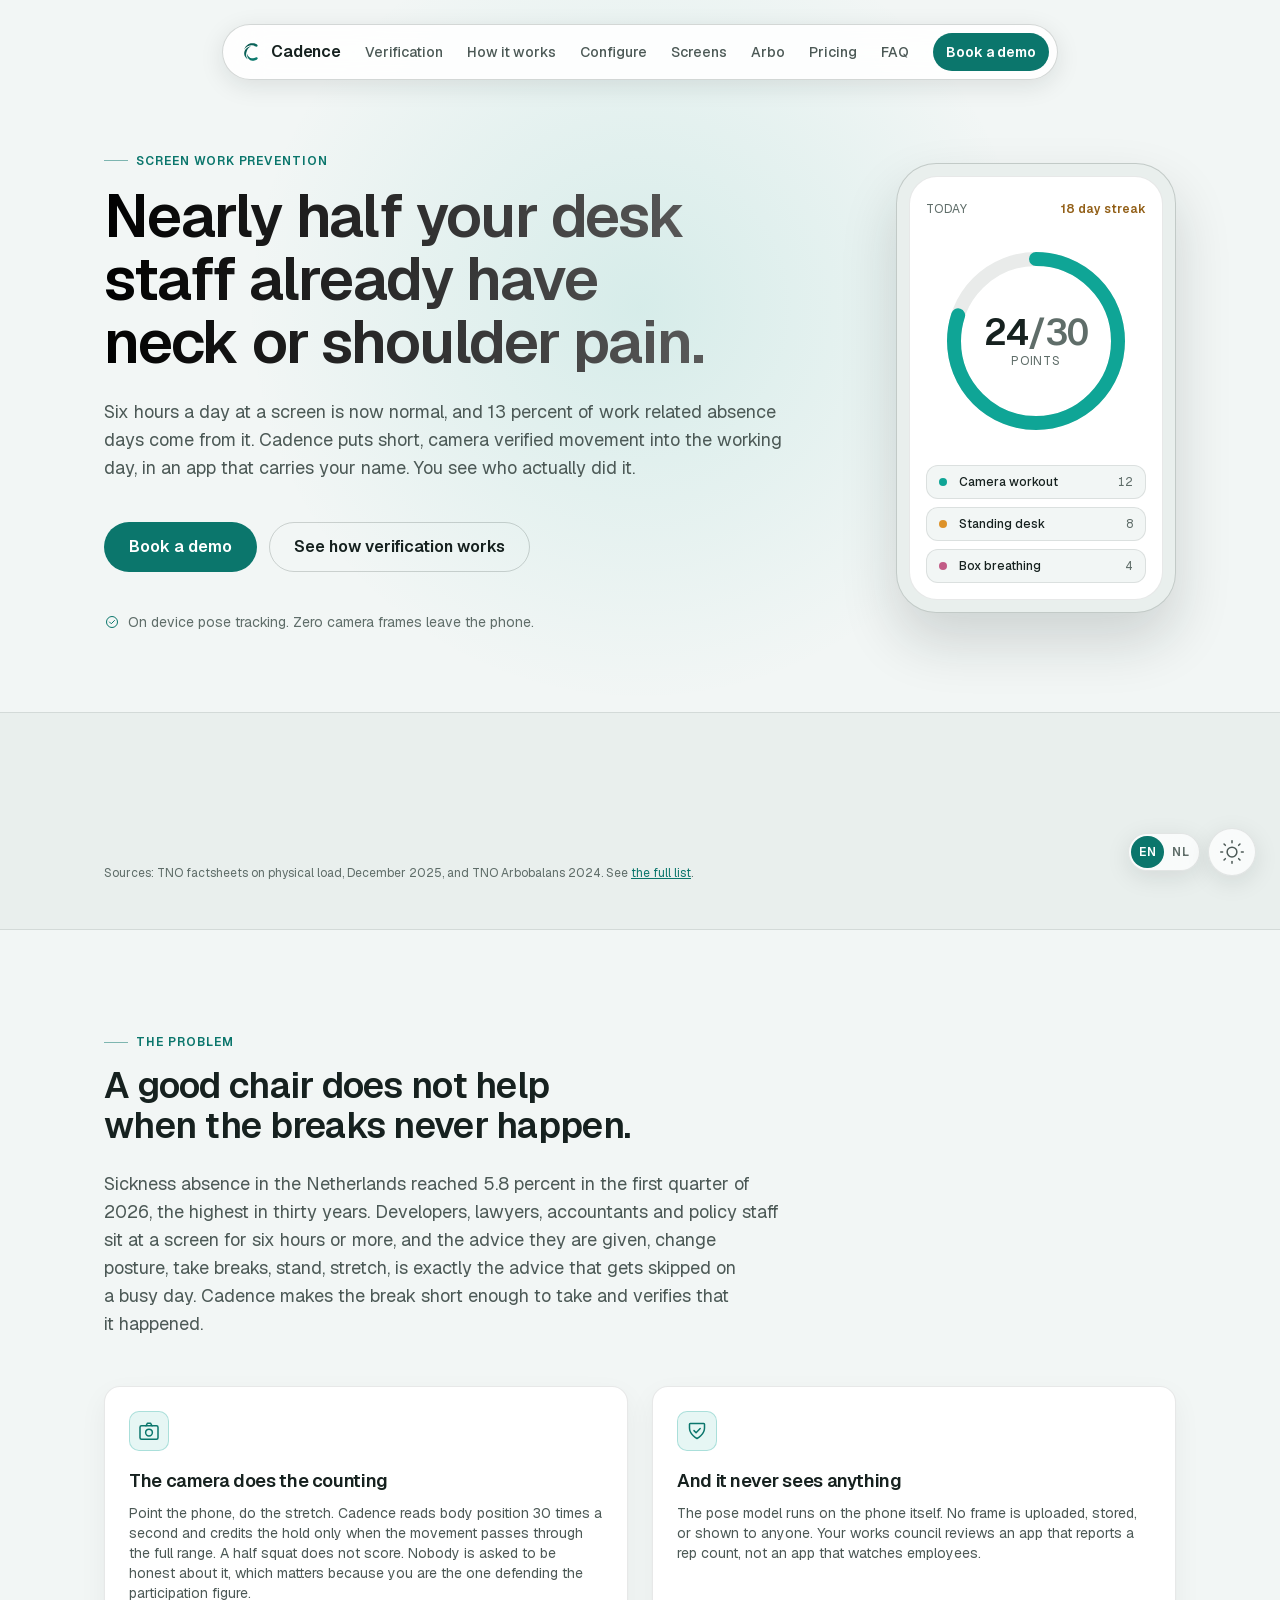
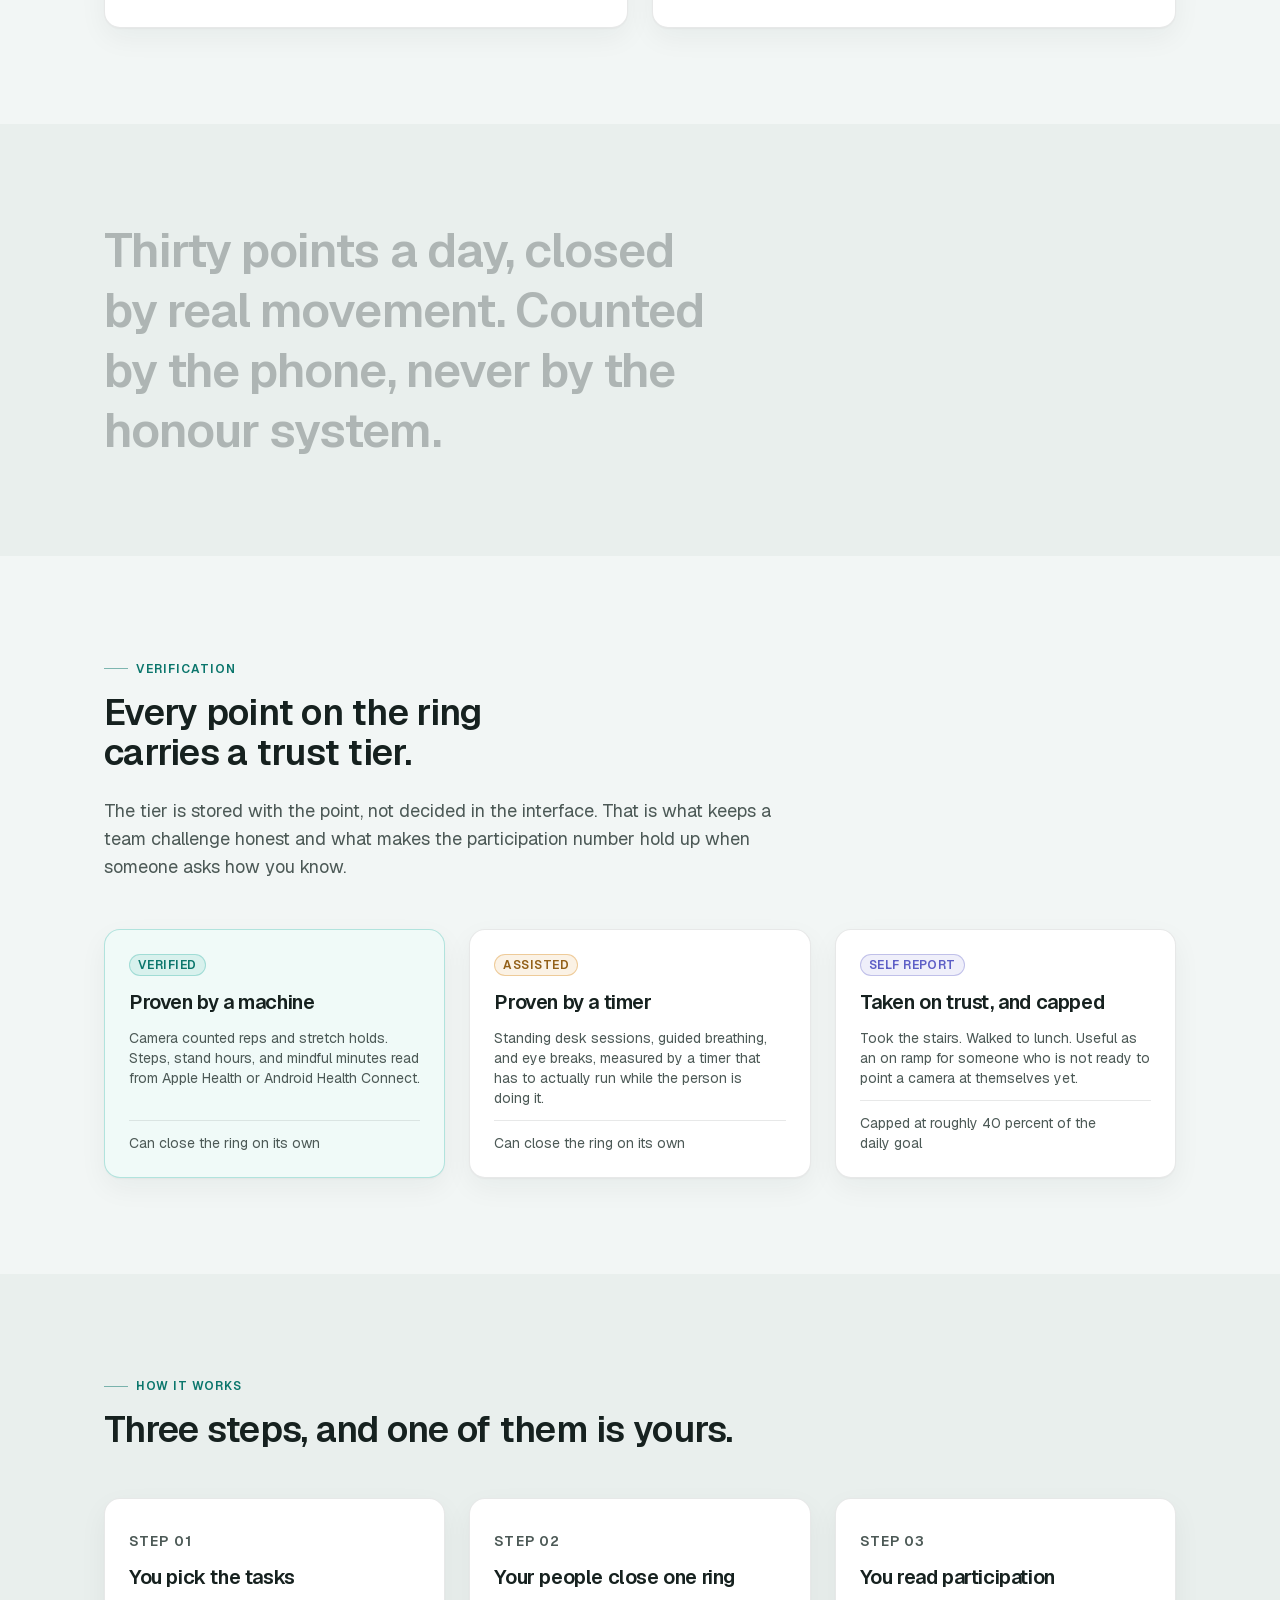
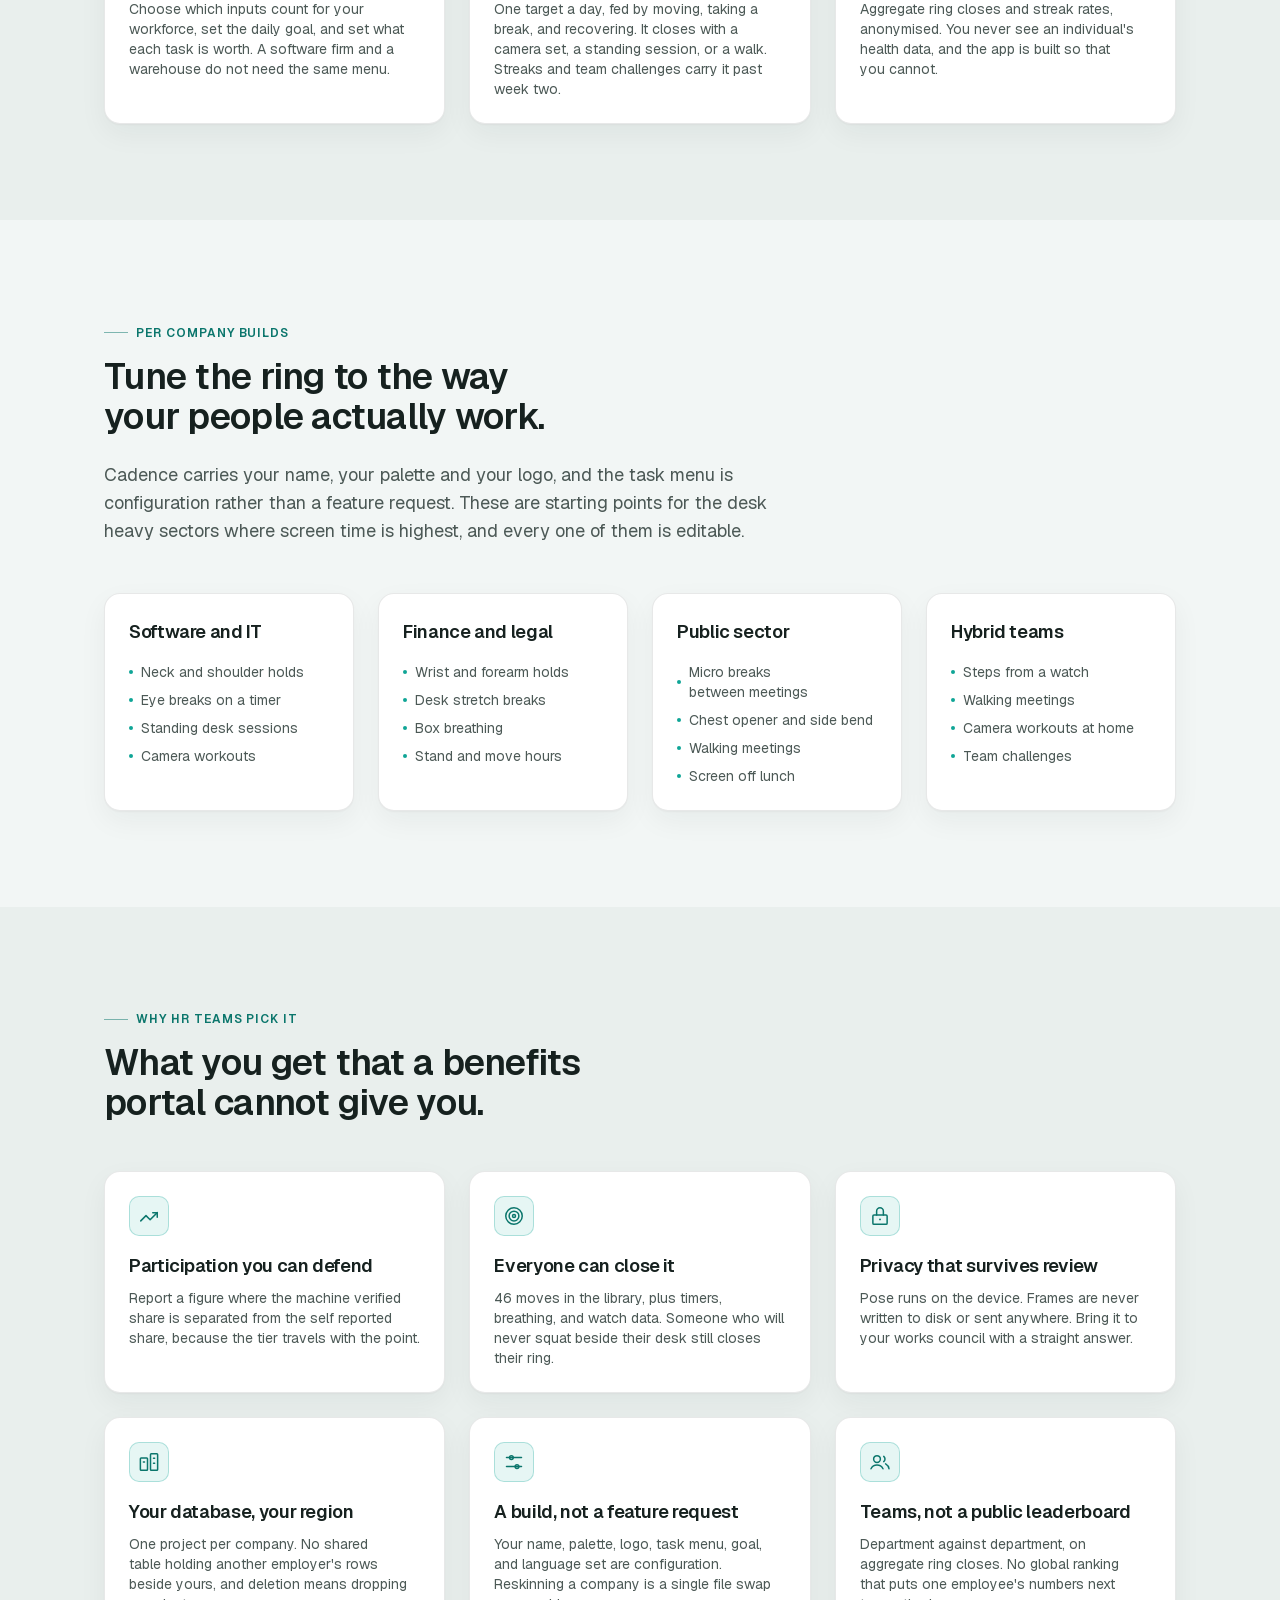
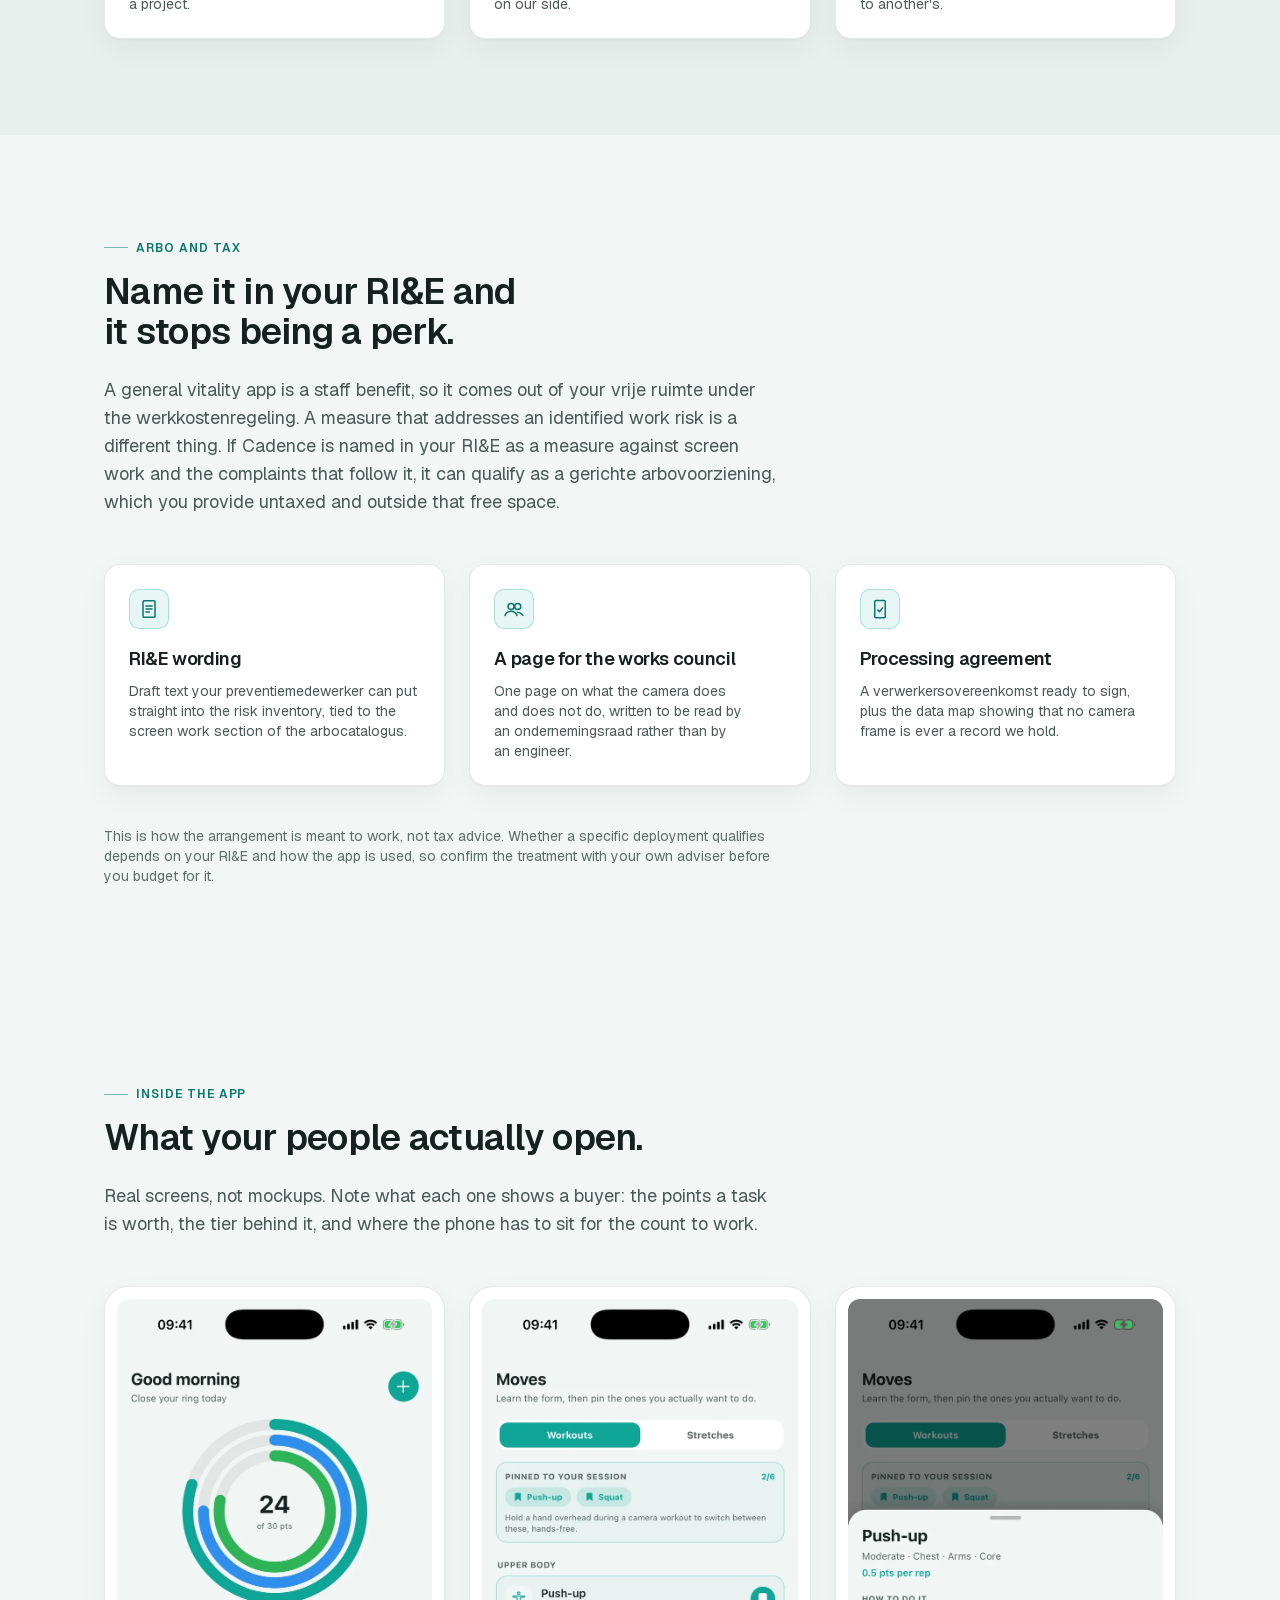
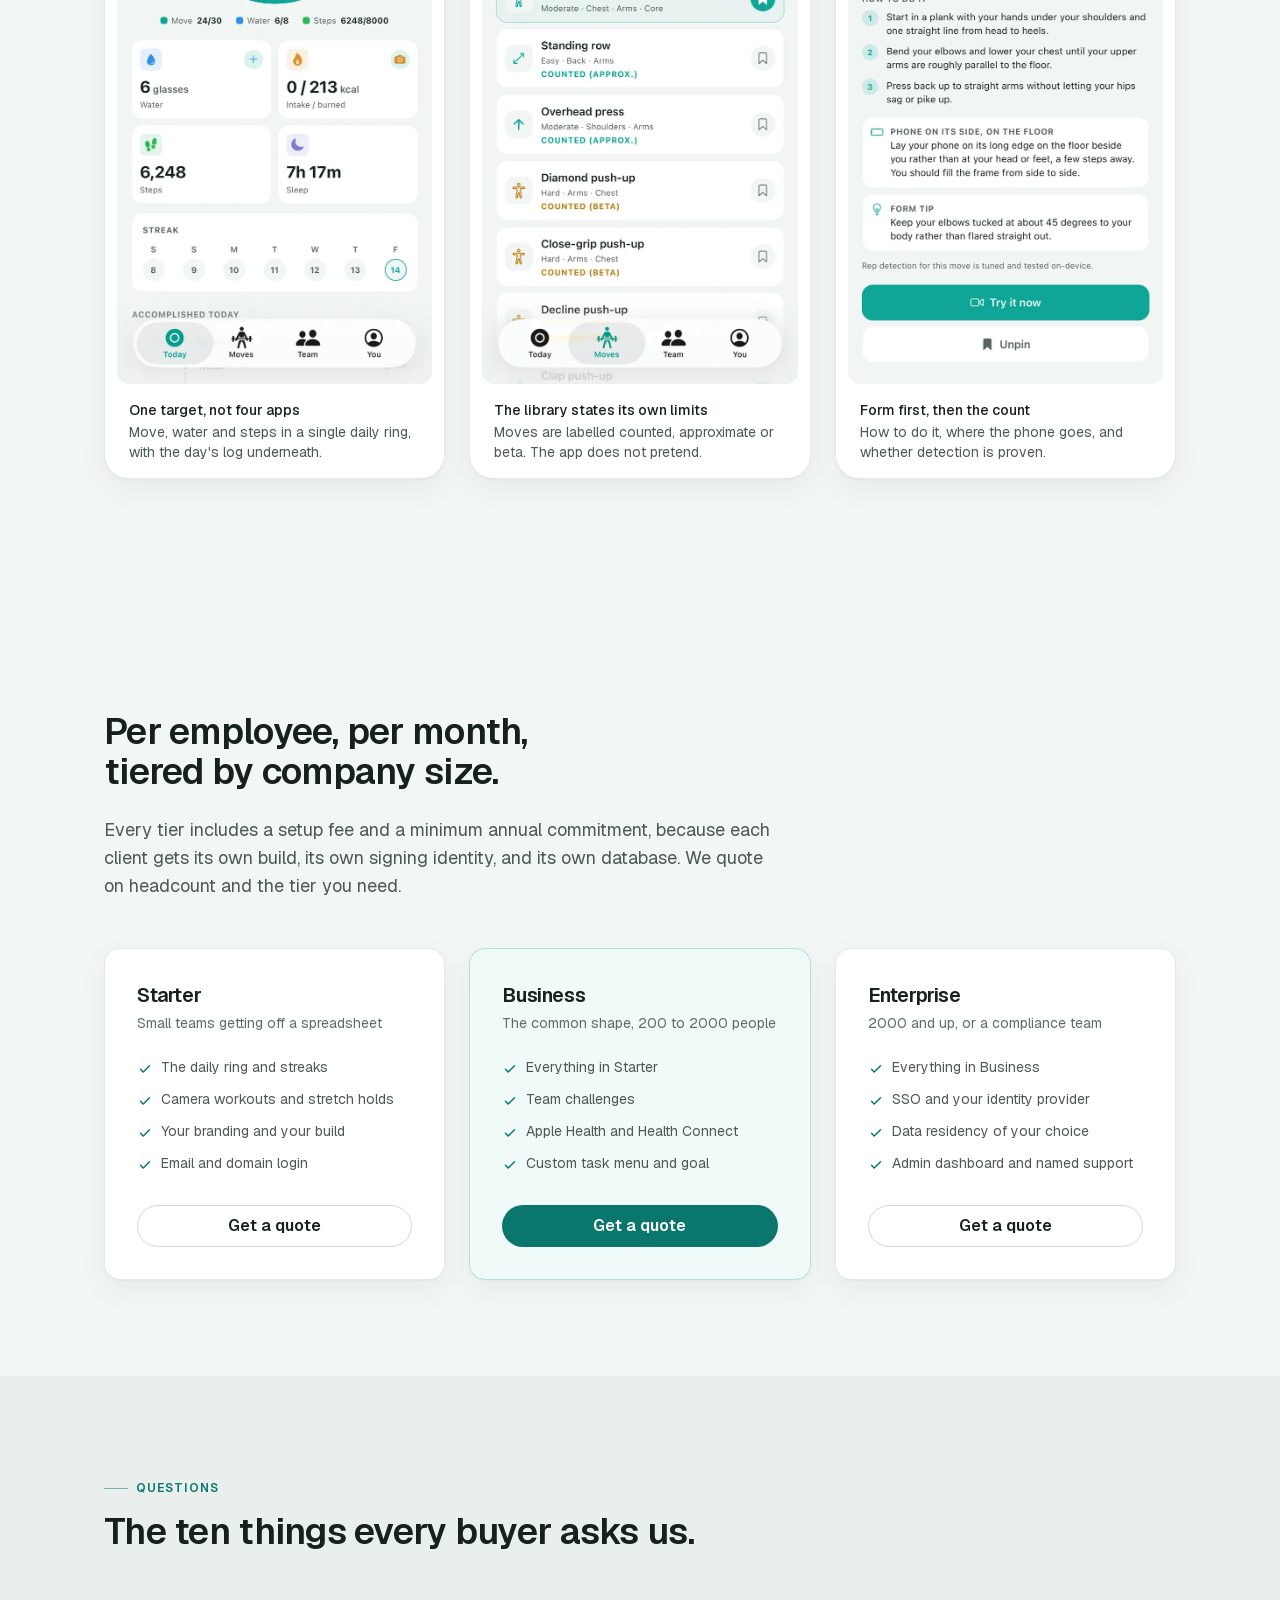
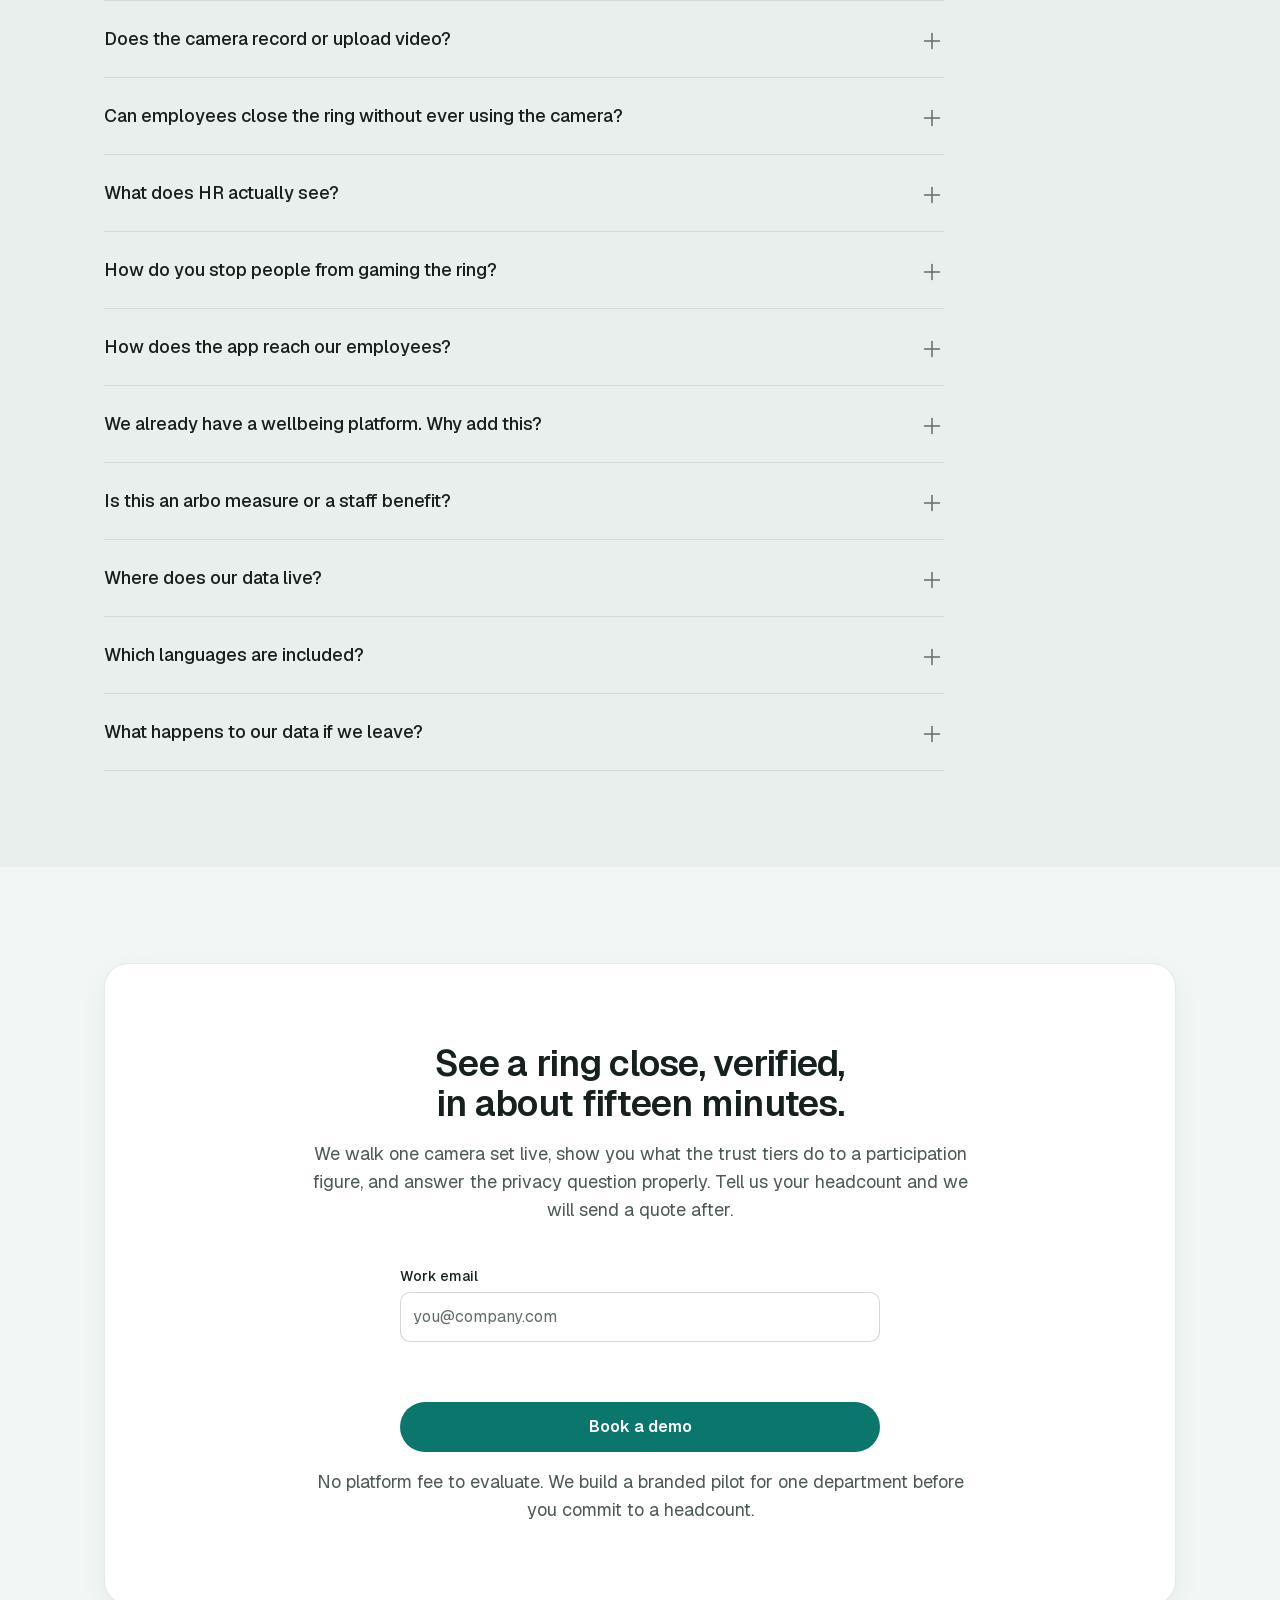
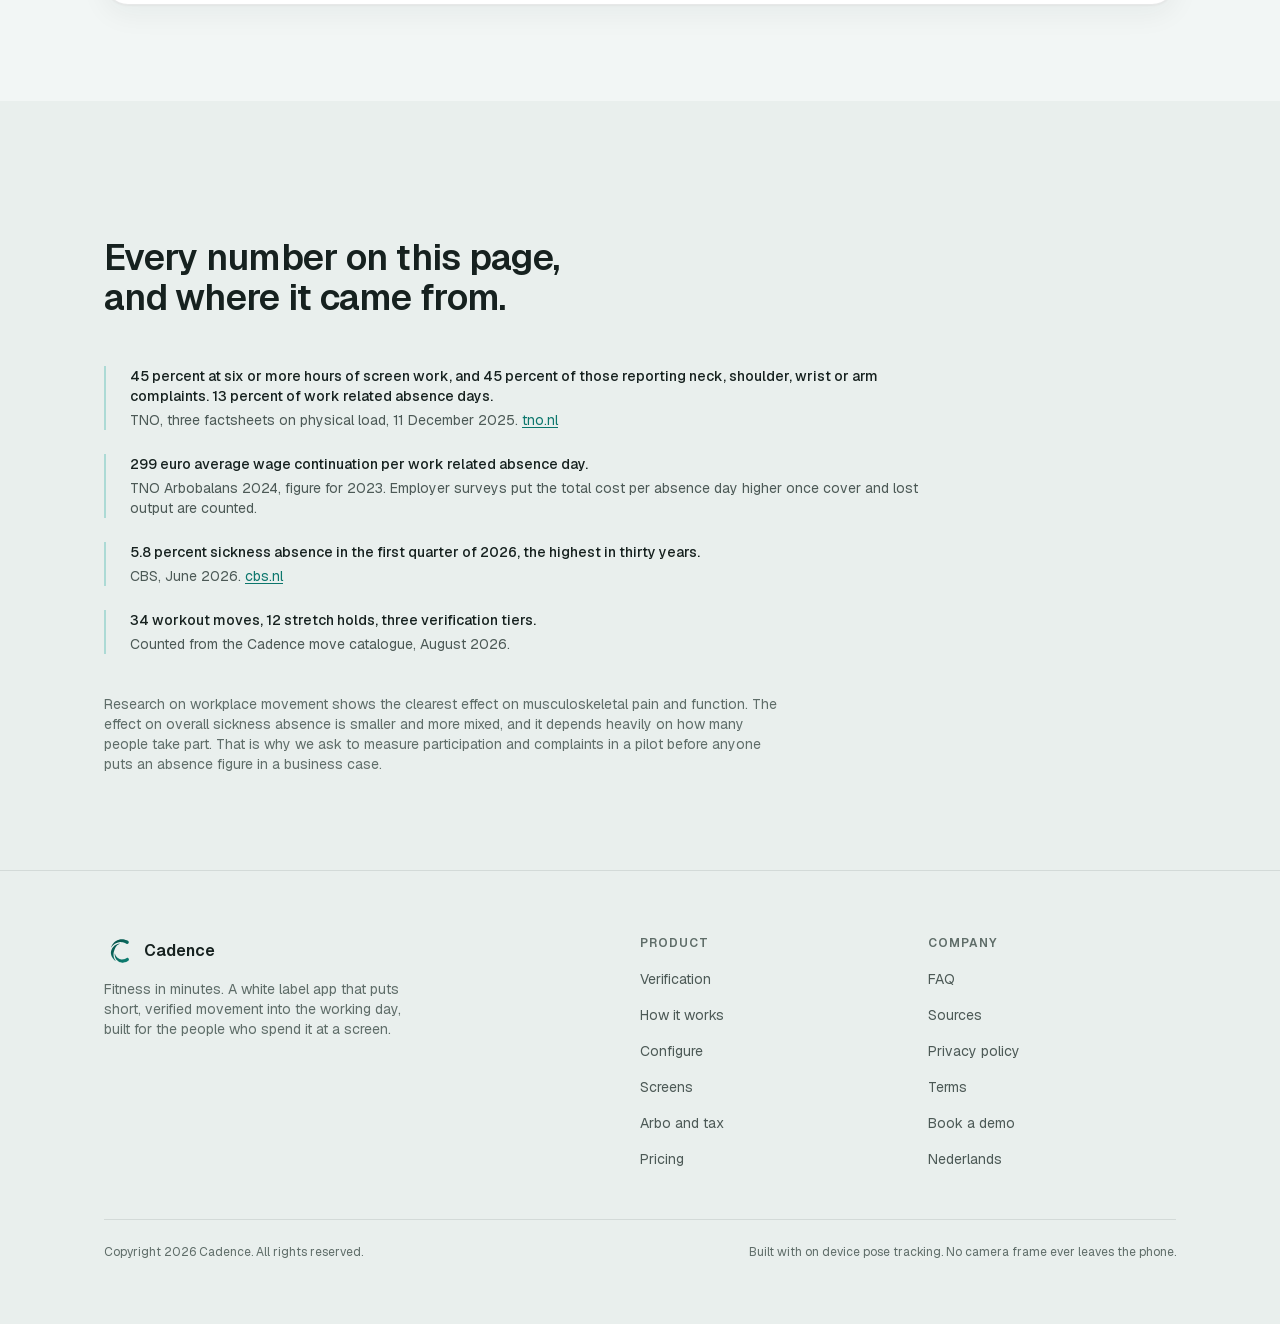
<file: en/index.html>
<!doctype html>
<html lang="en">
  <head>
    <meta charset="utf-8" />
    <script>
      /* Applies a stored theme choice before first paint, so the toggle never flashes. */
      try {
        var t = localStorage.getItem('cadence-theme')
        if (t === 'light' || t === 'dark') document.documentElement.dataset.theme = t
      } catch (e) {}
    </script>
    <meta name="viewport" content="width=device-width, initial-scale=1" />
    <title>Cadence — prevent the absence that starts at a desk</title>
    <meta
      name="description"
      content="More than four in ten desk workers spend six or more hours a day at a screen, and 13 percent of work related absence days come from it. Cadence puts short, camera verified movement into the working day, in your own branded app."
    />
    <meta name="robots" content="noindex" />
    <link rel="canonical" href="https://jeramai.github.io/cadence-site/en/" />
    <link rel="alternate" hreflang="en" href="https://jeramai.github.io/cadence-site/en/" />
    <link rel="alternate" hreflang="nl" href="https://jeramai.github.io/cadence-site/" />
    <link rel="alternate" hreflang="x-default" href="https://jeramai.github.io/cadence-site/en/" />
    <meta name="theme-color" content="#f2f6f5" media="(prefers-color-scheme: light)" />
    <meta name="theme-color" content="#0e1b19" media="(prefers-color-scheme: dark)" />

    <meta property="og:type" content="website" />
    <meta property="og:site_name" content="Cadence" />
    <meta property="og:title" content="Prevent the absence that starts at a desk" />
    <meta
      property="og:description"
      content="Short, camera verified movement in the working day, in your own branded app. Built for screen work and the neck, shoulder and arm complaints that come with it."
    />
    <meta property="og:url" content="https://jeramai.github.io/cadence-site/en/" />
    <meta property="og:image" content="https://jeramai.github.io/cadence-site/assets/img/og-en.png" />
    <meta property="og:image:width" content="1200" />
    <meta property="og:image:height" content="630" />
    <meta name="twitter:card" content="summary_large_image" />

    <link rel="icon" href="../assets/img/favicon.svg" type="image/svg+xml" />
    <link rel="apple-touch-icon" href="../assets/img/apple-touch-icon.png" />
    <link rel="preload" href="../assets/fonts/geist-latin.woff2" as="font" type="font/woff2" crossorigin />
    <link rel="stylesheet" href="../assets/css/styles.css" />

    <script type="application/ld+json">
      {
        "@context": "https://schema.org",
        "@type": "FAQPage",
        "mainEntity": [
          {
            "@type": "Question",
            "name": "Does the camera record or upload video?",
            "acceptedAnswer": {
              "@type": "Answer",
              "text": "No. Pose estimation runs on the phone. No frame is uploaded, stored, or transmitted, and nobody at Cadence or at your company can see a camera feed. Only the derived result, meaning reps counted and points earned, ever leaves the device."
            }
          },
          {
            "@type": "Question",
            "name": "Can employees close the ring without ever using the camera?",
            "acceptedAnswer": {
              "@type": "Answer",
              "text": "Yes, and that is the design. Standing timers, guided breathing, steps, stand hours, and mindful minutes from Apple Health or Health Connect all feed the same ring. The camera is the highest value path, never the only one. Participation is the number you buy on, so the ring has to be closeable by everyone."
            }
          },
          {
            "@type": "Question",
            "name": "What does HR actually see?",
            "acceptedAnswer": {
              "@type": "Answer",
              "text": "Aggregate participation only. Ring closes, streak rates, and team challenge totals, anonymised. Cadence does not expose individual health data, individual workout logs, or camera derived form data to an employer."
            }
          },
          {
            "@type": "Question",
            "name": "How do you stop people from gaming the ring?",
            "acceptedAnswer": {
              "@type": "Answer",
              "text": "Every input carries a trust tier. Machine verified and timer assisted inputs can close the ring on their own. Honour system check offs are capped at roughly 40 percent of the daily goal, so a participation number can never be made of check boxes alone. The cap is enforced where the points are awarded, not in the interface."
            }
          },
          {
            "@type": "Question",
            "name": "How does the app reach our employees?",
            "acceptedAnswer": {
              "@type": "Answer",
              "text": "They install Cadence and sign in with your company domain, and from the first screen it carries your name, your logo and your colours. That branding is standard and it is what your people see every day. A separate store listing under your own company name is a paid upgrade rather than the default, because shipping near identical apps to the public App Store runs into Apple's rules on duplicate apps. Where a private listing is genuinely needed we use Apple Business Manager and the managed equivalent on Play, which needs an account on your side."
            }
          },
          {
            "@type": "Question",
            "name": "We already have a wellbeing platform. Why add this?",
            "acceptedAnswer": {
              "@type": "Answer",
              "text": "Most of them solve a different problem. Mental health services, gym networks and benefits portals all sit next to Cadence rather than on top of it, and none of them address the neck and shoulder complaints that come from screen work. If you already run one, the honest test is whether anything in your current stack gets someone out of their chair during the working day and can show you that it happened. Adding a fourth app nobody opens helps nobody, which is why the whole design is short sessions, your branding, and verification."
            }
          },
          {
            "@type": "Question",
            "name": "Is this an arbo measure or a staff benefit?",
            "acceptedAnswer": {
              "@type": "Answer",
              "text": "It is built to be an arbo measure. Named in your RI&E as a measure against screen work and the complaints that follow it, it can qualify as a gerichte arbovoorziening under the werkkostenregeling, which means you provide it untaxed rather than out of your vrije ruimte. We supply the RI&E wording, the works council page and the processing agreement. Confirm the tax treatment with your own adviser, because it depends on your risk inventory and on how the app is used."
            }
          },
          {
            "@type": "Question",
            "name": "Where does our data live?",
            "acceptedAnswer": {
              "@type": "Answer",
              "text": "In your own database, in a region you pick. Cadence runs one project per company rather than a shared multi tenant database, so there is no shared table holding another employer's rows next to yours."
            }
          },
          {
            "@type": "Question",
            "name": "Which languages are included?",
            "acceptedAnswer": {
              "@type": "Answer",
              "text": "The base package ships English. Every additional language is a paid add on, enabled per company. A company that buys one language never sees a language switcher in the app."
            }
          },
          {
            "@type": "Question",
            "name": "What happens to our data if we leave?",
            "acceptedAnswer": {
              "@type": "Answer",
              "text": "You get a full export and we delete the project. Because the database is yours alone, deletion is dropping one project rather than filtering rows out of a shared table."
            }
          }
        ]
      }
    </script>
  </head>

  <body>
    <a class="skip" href="#main">Skip to content</a>

    <nav class="nav" id="nav" aria-label="Primary">
      <div class="nav__pill">
        <a class="nav__brand" href="#top" aria-label="Cadence home">
          <img class="brandmark--light" src="../assets/img/logo-ink.svg" alt="" width="24" height="24" />
          <img class="brandmark--dark" src="../assets/img/logo.svg" alt="" width="24" height="24" />
          <span>Cadence</span>
        </a>

        <ul class="nav__links">
          <li><a href="#verification">Verification</a></li>
          <li><a href="#how">How it works</a></li>
          <li><a href="#configure">Configure</a></li>
          <li><a href="#screens">Screens</a></li>
          <li><a href="#arbo">Arbo</a></li>
          <li><a href="#pricing">Pricing</a></li>
          <li><a href="#faq">FAQ</a></li>
        </ul>

        <a class="btn btn--primary btn--sm" href="#demo">Book a demo</a>

        <button
          class="nav__burger"
          id="burger"
          type="button"
          aria-expanded="false"
          aria-controls="menu"
          aria-label="Open menu"
        >
          <span></span>
          <span></span>
        </button>
      </div>
    </nav>

    <div class="utils">
      <div class="lang" role="group" aria-label="Language">
        <a href="./" hreflang="en" lang="en" aria-current="true">EN</a>
        <a href="../" hreflang="nl" lang="nl">NL</a>
      </div>

      <button class="theme-fab" id="theme-toggle" type="button" aria-label="Switch to dark theme">
      <svg class="icon-sun" viewBox="0 0 256 256" fill="none" stroke="currentColor" stroke-width="16" stroke-linecap="round" aria-hidden="true">
        <circle cx="128" cy="128" r="52" />
        <line x1="128" y1="28" x2="128" y2="8" />
        <line x1="128" y1="248" x2="128" y2="228" />
        <line x1="28" y1="128" x2="8" y2="128" />
        <line x1="248" y1="128" x2="228" y2="128" />
        <line x1="57" y1="57" x2="43" y2="43" />
        <line x1="213" y1="213" x2="199" y2="199" />
        <line x1="57" y1="199" x2="43" y2="213" />
        <line x1="213" y1="43" x2="199" y2="57" />
      </svg>
      <svg class="icon-moon" viewBox="0 0 256 256" fill="none" stroke="currentColor" stroke-width="16" stroke-linejoin="round" aria-hidden="true">
        <path d="M216 152A96 96 0 0 1 104 40a96 96 0 1 0 112 112Z" />
      </svg>
      </button>
    </div>

    <div class="menu" id="menu" data-open="false" hidden>
      <a href="#verification">Verification</a>
      <a href="#how">How it works</a>
      <a href="#configure">Configure</a>
      <a href="#screens">Screens</a>
      <a href="#arbo">Arbo and tax</a>
      <a href="#pricing">Pricing</a>
      <a href="#faq">FAQ</a>
    </div>

    <main id="main">
      <span id="top"></span>

      <!-- ── Hero ─────────────────────────────────────────────────────────── -->
      <section class="hero">
        <div class="wrap hero__grid">
          <div>
            <p class="eyebrow">Screen work prevention</p>
            <h1>Nearly half your desk staff already have neck or shoulder pain.</h1>
            <p class="hero__sub">
              Six hours a day at a screen is now normal, and 13 percent of work related
              absence days come from it. Cadence puts short, camera verified movement into the
              working day, in an app that carries your name. You see who actually did it.
            </p>

            <div class="hero__cta">
              <a class="btn btn--primary btn--wide" href="#demo">Book a demo</a>
              <a class="btn btn--ghost btn--wide" href="#verification">See how verification works</a>
            </div>

            <p class="hero__proof">
              <svg viewBox="0 0 256 256" fill="none" stroke="currentColor" stroke-width="16" aria-hidden="true">
                <circle cx="128" cy="128" r="88" />
                <polyline points="88,128 116,156 168,104" stroke-linecap="round" stroke-linejoin="round" />
              </svg>
              On device pose tracking. Zero camera frames leave the phone.
            </p>
          </div>

          <div class="phone" data-anim>
            <div class="phone__screen">
              <div class="phone__head">
                <span class="phone__date">Today</span>
                <span class="phone__streak">18 day streak</span>
              </div>

              <div class="ring-wrap">
                <svg class="ring" viewBox="0 0 200 200" role="img" aria-label="Daily ring at 24 of 30 points">
                  <circle class="ring__track" cx="100" cy="100" r="82" />
                  <circle
                    class="ring__arc"
                    cx="100"
                    cy="100"
                    r="82"
                    style="--len: 515; --off: 103"
                  />
                </svg>
                <div class="ring__center">
                  <div class="ring__value">24<span class="ring__goal">/30</span></div>
                  <div class="ring__unit">Points</div>
                </div>
              </div>

              <div class="phone__tasks">
                <div class="task">
                  <span class="task__dot task__dot--move"></span>
                  <span class="task__name">Camera workout</span>
                  <span class="task__pts">12</span>
                </div>
                <div class="task">
                  <span class="task__dot task__dot--break"></span>
                  <span class="task__name">Standing desk</span>
                  <span class="task__pts">8</span>
                </div>
                <div class="task">
                  <span class="task__dot task__dot--recover"></span>
                  <span class="task__name">Box breathing</span>
                  <span class="task__pts">4</span>
                </div>
              </div>
            </div>
          </div>
        </div>
      </section>

      <!-- ── Stat strip ───────────────────────────────────────────────────── -->
      <section class="stats" aria-label="The scale of the problem">
        <div class="wrap">
          <div class="stats__grid">
            <div data-anim>
              <div class="stat__num">45%</div>
              <p class="stat__label">of workers spend six or more hours a day at a screen</p>
            </div>
            <div data-anim>
              <div class="stat__num">45%</div>
              <p class="stat__label">of those report neck, shoulder, wrist or arm complaints</p>
            </div>
            <div data-anim>
              <div class="stat__num">13%</div>
              <p class="stat__label">of work related absence days come from long screen work</p>
            </div>
            <div data-anim>
              <div class="stat__num">299</div>
              <p class="stat__label">euro, the average wage cost of one work related absence day</p>
            </div>
          </div>
          <p class="stats__source" data-anim>
            Sources: TNO factsheets on physical load, December 2025, and TNO Arbobalans 2024.
            See <a href="#sources">the full list</a>.
          </p>
        </div>
      </section>

      <!-- ── Problem to solution ──────────────────────────────────────────── -->
      <section class="section">
        <div class="wrap">
          <p class="eyebrow" data-anim>The problem</p>
          <h2 class="section-title" data-anim>
            A good chair does not help when the breaks never happen.
          </h2>
          <p class="section-lede" data-anim>
            Sickness absence in the Netherlands reached 5.8 percent in the first quarter of
            2026, the highest in thirty years. Developers, lawyers, accountants and policy
            staff sit at a screen for six hours or more, and the advice they are given, change
            posture, take breaks, stand, stretch, is exactly the advice that gets skipped on a
            busy day. Cadence makes the break short enough to take and verifies that it
            happened.
          </p>

          <div class="grid grid--2">
            <div class="card" data-anim>
              <div class="card__icon">
                <svg viewBox="0 0 256 256" fill="none" stroke="currentColor" stroke-width="16" aria-hidden="true">
                  <rect x="32" y="72" width="192" height="144" rx="16" />
                  <circle cx="128" cy="144" r="36" />
                  <path d="M96 72l16 -28h32l16 28" stroke-linecap="round" stroke-linejoin="round" />
                </svg>
              </div>
              <h3>The camera does the counting</h3>
              <p>
                Point the phone, do the stretch. Cadence reads body position 30 times a second
                and credits the hold only when the movement passes through the full range. A
                half squat does not score. Nobody is asked to be honest about it, which matters
                because you are the one defending the participation figure.
              </p>
            </div>

            <div class="card" data-anim>
              <div class="card__icon">
                <svg viewBox="0 0 256 256" fill="none" stroke="currentColor" stroke-width="16" aria-hidden="true">
                  <path d="M208 96c0 72 -80 112 -80 112S48 168 48 96V56a8 8 0 0 1 8 -8h144a8 8 0 0 1 8 8Z" stroke-linejoin="round" />
                  <polyline points="96,124 118,146 162,102" stroke-linecap="round" stroke-linejoin="round" />
                </svg>
              </div>
              <h3>And it never sees anything</h3>
              <p>
                The pose model runs on the phone itself. No frame is uploaded, stored, or shown
                to anyone. Your works council reviews an app that reports a rep count, not an
                app that watches employees.
              </p>
            </div>
          </div>
        </div>
      </section>

      <!-- ── Tagline reveal ───────────────────────────────────────────────── -->
      <section class="reveal-section section--deep">
        <div class="wrap">
          <p class="reveal" data-reveal>
            Thirty points a day, closed by real movement.
            Counted by the phone, never by the honour system.
          </p>
        </div>
      </section>

      <!-- ── Verification tiers ───────────────────────────────────────────── -->
      <section class="section" id="verification">
        <div class="wrap">
          <p class="eyebrow" data-anim>Verification</p>
          <h2 class="section-title" data-anim>Every point on the ring carries a trust tier.</h2>
          <p class="section-lede" data-anim>
            The tier is stored with the point, not decided in the interface. That is what keeps
            a team challenge honest and what makes the participation number hold up when someone
            asks how you know.
          </p>

          <div class="tiers">
            <div class="tier tier--verified" data-anim>
              <span class="badge badge--verified">Verified</span>
              <h3>Proven by a machine</h3>
              <p>
                Camera counted reps and stretch holds. Steps, stand hours, and mindful minutes
                read from Apple Health or Android Health Connect.
              </p>
              <p class="tier__cap">Can close the ring on its own</p>
            </div>

            <div class="tier" data-anim>
              <span class="badge badge--assisted">Assisted</span>
              <h3>Proven by a timer</h3>
              <p>
                Standing desk sessions, guided breathing, and eye breaks, measured by a timer
                that has to actually run while the person is doing it.
              </p>
              <p class="tier__cap">Can close the ring on its own</p>
            </div>

            <div class="tier" data-anim>
              <span class="badge badge--self">Self report</span>
              <h3>Taken on trust, and capped</h3>
              <p>
                Took the stairs. Walked to lunch. Useful as an on ramp for someone who is not
                ready to point a camera at themselves yet.
              </p>
              <p class="tier__cap">Capped at roughly 40 percent of the daily goal</p>
            </div>
          </div>
        </div>
      </section>

      <!-- ── How it works ─────────────────────────────────────────────────── -->
      <section class="section section--deep" id="how">
        <div class="wrap">
          <p class="eyebrow" data-anim>How it works</p>
          <h2 class="section-title" data-anim>Three steps, and one of them is yours.</h2>

          <div class="grid grid--3">
            <div class="step" data-anim>
              <p class="step__n">Step 01</p>
              <h3>You pick the tasks</h3>
              <p>
                Choose which inputs count for your workforce, set the daily goal, and set what
                each task is worth. A software firm and a warehouse do not need the same menu.
              </p>
            </div>

            <div class="step" data-anim>
              <p class="step__n">Step 02</p>
              <h3>Your people close one ring</h3>
              <p>
                One target a day, fed by moving, taking a break, and recovering. It closes with
                a camera set, a standing session, or a walk. Streaks and team challenges carry
                it past week two.
              </p>
            </div>

            <div class="step" data-anim>
              <p class="step__n">Step 03</p>
              <h3>You read participation</h3>
              <p>
                Aggregate ring closes and streak rates, anonymised. You never see an individual's
                health data, and the app is built so that you cannot.
              </p>
            </div>
          </div>
        </div>
      </section>

      <!-- ── Configure ────────────────────────────────────────────────────── -->
      <section class="section" id="configure">
        <div class="wrap">
          <p class="eyebrow" data-anim>Per company builds</p>
          <h2 class="section-title" data-anim>Tune the ring to the way your people actually work.</h2>
          <p class="section-lede" data-anim>
            Cadence carries your name, your palette and your logo, and the task menu is
            configuration rather than a feature request. These are starting points for the
            desk heavy sectors where screen time is highest, and every one of them is editable.
          </p>

          <div class="grid grid--4">
            <div class="preset" data-anim>
              <h3>Software and IT</h3>
              <ul class="preset__list">
                <li>Neck and shoulder holds</li>
                <li>Eye breaks on a timer</li>
                <li>Standing desk sessions</li>
                <li>Camera workouts</li>
              </ul>
            </div>

            <div class="preset" data-anim>
              <h3>Finance and legal</h3>
              <ul class="preset__list">
                <li>Wrist and forearm holds</li>
                <li>Desk stretch breaks</li>
                <li>Box breathing</li>
                <li>Stand and move hours</li>
              </ul>
            </div>

            <div class="preset" data-anim>
              <h3>Public sector</h3>
              <ul class="preset__list">
                <li>Micro breaks between meetings</li>
                <li>Chest opener and side bend</li>
                <li>Walking meetings</li>
                <li>Screen off lunch</li>
              </ul>
            </div>

            <div class="preset" data-anim>
              <h3>Hybrid teams</h3>
              <ul class="preset__list">
                <li>Steps from a watch</li>
                <li>Walking meetings</li>
                <li>Camera workouts at home</li>
                <li>Team challenges</li>
              </ul>
            </div>
          </div>
        </div>
      </section>

      <!-- ── Benefits ─────────────────────────────────────────────────────── -->
      <section class="section section--deep">
        <div class="wrap">
          <p class="eyebrow" data-anim>Why HR teams pick it</p>
          <h2 class="section-title" data-anim>What you get that a benefits portal cannot give you.</h2>

          <div class="grid grid--3">
            <div class="card" data-anim>
              <div class="card__icon">
                <svg viewBox="0 0 256 256" fill="none" stroke="currentColor" stroke-width="16" aria-hidden="true">
                  <polyline points="40,180 96,124 140,168 216,92" stroke-linecap="round" stroke-linejoin="round" />
                  <polyline points="216,140 216,92 168,92" stroke-linecap="round" stroke-linejoin="round" />
                </svg>
              </div>
              <h3>Participation you can defend</h3>
              <p>
                Report a figure where the machine verified share is separated from the self
                reported share, because the tier travels with the point.
              </p>
            </div>

            <div class="card" data-anim>
              <div class="card__icon">
                <svg viewBox="0 0 256 256" fill="none" stroke="currentColor" stroke-width="16" aria-hidden="true">
                  <circle cx="128" cy="128" r="88" />
                  <circle cx="128" cy="128" r="52" />
                  <circle cx="128" cy="128" r="16" />
                </svg>
              </div>
              <h3>Everyone can close it</h3>
              <p>
                46 moves in the library, plus timers, breathing, and watch data. Someone who will
                never squat beside their desk still closes their ring.
              </p>
            </div>

            <div class="card" data-anim>
              <div class="card__icon">
                <svg viewBox="0 0 256 256" fill="none" stroke="currentColor" stroke-width="16" aria-hidden="true">
                  <rect x="52" y="116" width="152" height="100" rx="12" />
                  <path d="M92 116V76a36 36 0 0 1 72 0v40" stroke-linecap="round" />
                  <circle cx="128" cy="164" r="10" fill="currentColor" stroke="none" />
                </svg>
              </div>
              <h3>Privacy that survives review</h3>
              <p>
                Pose runs on the device. Frames are never written to disk or sent anywhere.
                Bring it to your works council with a straight answer.
              </p>
            </div>

            <div class="card" data-anim>
              <div class="card__icon">
                <svg viewBox="0 0 256 256" fill="none" stroke="currentColor" stroke-width="16" aria-hidden="true">
                  <rect x="36" y="84" width="76" height="132" rx="8" />
                  <rect x="144" y="40" width="76" height="176" rx="8" />
                  <line x1="68" y1="128" x2="80" y2="128" stroke-linecap="round" />
                  <line x1="176" y1="88" x2="188" y2="88" stroke-linecap="round" />
                  <line x1="176" y1="140" x2="188" y2="140" stroke-linecap="round" />
                </svg>
              </div>
              <h3>Your database, your region</h3>
              <p>
                One project per company. No shared table holding another employer's rows beside
                yours, and deletion means dropping a project.
              </p>
            </div>

            <div class="card" data-anim>
              <div class="card__icon">
                <svg viewBox="0 0 256 256" fill="none" stroke="currentColor" stroke-width="16" aria-hidden="true">
                  <line x1="48" y1="80" x2="208" y2="80" stroke-linecap="round" />
                  <line x1="48" y1="176" x2="208" y2="176" stroke-linecap="round" />
                  <circle cx="100" cy="80" r="20" />
                  <circle cx="160" cy="176" r="20" />
                </svg>
              </div>
              <h3>A build, not a feature request</h3>
              <p>
                Your name, palette, logo, task menu, goal, and language set are configuration.
                Reskinning a company is a single file swap on our side.
              </p>
            </div>

            <div class="card" data-anim>
              <div class="card__icon">
                <svg viewBox="0 0 256 256" fill="none" stroke="currentColor" stroke-width="16" aria-hidden="true">
                  <circle cx="96" cy="96" r="36" />
                  <path d="M32 200a72 72 0 0 1 128 0" stroke-linecap="round" />
                  <path d="M168 68a36 36 0 0 1 0 56" stroke-linecap="round" />
                  <path d="M188 148a72 72 0 0 1 36 52" stroke-linecap="round" />
                </svg>
              </div>
              <h3>Teams, not a public leaderboard</h3>
              <p>
                Department against department, on aggregate ring closes. No global ranking that
                puts one employee's numbers next to another's.
              </p>
            </div>
          </div>
        </div>
      </section>

      <!-- ── Arbo and tax ─────────────────────────────────────────────────── -->
      <section class="section" id="arbo">
        <div class="wrap">
          <p class="eyebrow" data-anim>Arbo and tax</p>
          <h2 class="section-title" data-anim>
            Name it in your RI&amp;E and it stops being a perk.
          </h2>
          <p class="section-lede" data-anim>
            A general vitality app is a staff benefit, so it comes out of your vrije ruimte
            under the werkkostenregeling. A measure that addresses an identified work risk is a
            different thing. If Cadence is named in your RI&amp;E as a measure against screen
            work and the complaints that follow it, it can qualify as a gerichte
            arbovoorziening, which you provide untaxed and outside that free space.
          </p>

          <div class="grid grid--3">
            <div class="card" data-anim>
              <div class="card__icon">
                <svg viewBox="0 0 256 256" fill="none" stroke="currentColor" stroke-width="16" aria-hidden="true">
                  <path d="M180 40H76a12 12 0 0 0 -12 12v152a12 12 0 0 0 12 12h104a12 12 0 0 0 12 -12V52a12 12 0 0 0 -12 -12Z" stroke-linejoin="round" />
                  <line x1="96" y1="96" x2="160" y2="96" stroke-linecap="round" />
                  <line x1="96" y1="128" x2="160" y2="128" stroke-linecap="round" />
                  <line x1="96" y1="160" x2="132" y2="160" stroke-linecap="round" />
                </svg>
              </div>
              <h3>RI&amp;E wording</h3>
              <p>
                Draft text your preventiemedewerker can put straight into the risk inventory,
                tied to the screen work section of the arbocatalogus.
              </p>
            </div>

            <div class="card" data-anim>
              <div class="card__icon">
                <svg viewBox="0 0 256 256" fill="none" stroke="currentColor" stroke-width="16" aria-hidden="true">
                  <circle cx="96" cy="100" r="32" />
                  <circle cx="168" cy="100" r="32" />
                  <path d="M32 196a68 68 0 0 1 128 0" stroke-linecap="round" />
                  <path d="M168 164a68 68 0 0 1 56 32" stroke-linecap="round" />
                </svg>
              </div>
              <h3>A page for the works council</h3>
              <p>
                One page on what the camera does and does not do, written to be read by an
                ondernemingsraad rather than by an engineer.
              </p>
            </div>

            <div class="card" data-anim>
              <div class="card__icon">
                <svg viewBox="0 0 256 256" fill="none" stroke="currentColor" stroke-width="16" aria-hidden="true">
                  <path d="M172 36H84a12 12 0 0 0 -12 12v160a12 12 0 0 0 12 12h88a12 12 0 0 0 12 -12V48a12 12 0 0 0 -12 -12Z" stroke-linejoin="round" />
                  <polyline points="104,140 122,158 156,116" stroke-linecap="round" stroke-linejoin="round" />
                </svg>
              </div>
              <h3>Processing agreement</h3>
              <p>
                A verwerkersovereenkomst ready to sign, plus the data map showing that no camera
                frame is ever a record we hold.
              </p>
            </div>
          </div>

          <p class="section-note" data-anim>
            This is how the arrangement is meant to work, not tax advice. Whether a specific
            deployment qualifies depends on your RI&amp;E and how the app is used, so confirm the
            treatment with your own adviser before you budget for it.
          </p>
        </div>
      </section>

      <!-- ── Screenshot strip ──────────────────────────────────────────────
           Real captures from the app on an iPhone 17 Pro simulator, taken with
           @swmansion/argent. Regenerate with a Release build; the camera screen
           cannot be captured on a simulator ("No front camera available").
           ──────────────────────────────────────────────────────────────── -->
      <section class="section" id="screens">
        <div class="wrap">
          <p class="eyebrow" data-anim>Inside the app</p>
          <h2 class="section-title" data-anim>What your people actually open.</h2>
          <p class="section-lede" data-anim>
            Real screens, not mockups. Note what each one shows a buyer: the points a task is
            worth, the tier behind it, and where the phone has to sit for the count to work.
          </p>

          <div class="shots">
            <figure class="shot" data-anim>
              <img class="shot__light" src="../assets/img/shots/en/light/today.webp"
                alt="The Cadence home screen with three closed-in rings: move at 24 of 30 points, water at 6 of 8 glasses and steps at 6,248 of 8,000, above cards for water, calories, steps and sleep" width="720" height="1565" loading="lazy" />
              <img class="shot__dark" src="../assets/img/shots/en/dark/today.webp"
                alt="" width="720" height="1565" loading="lazy" />
              <figcaption>
                <strong>One target, not four apps</strong>
                Move, water and steps in a single daily ring, with the day's log underneath.
              </figcaption>
            </figure>

            <figure class="shot" data-anim>
              <img class="shot__light" src="../assets/img/shots/en/light/library.webp"
                alt="The move library showing pinned moves and a list of exercises, each labelled with difficulty, muscle groups and a detection label such as counted approx or counted beta" width="720" height="1565" loading="lazy" />
              <img class="shot__dark" src="../assets/img/shots/en/dark/library.webp"
                alt="" width="720" height="1565" loading="lazy" />
              <figcaption>
                <strong>The library states its own limits</strong>
                Moves are labelled counted, approximate or beta. The app does not pretend.
              </figcaption>
            </figure>

            <figure class="shot" data-anim>
              <img class="shot__light" src="../assets/img/shots/en/light/detail.webp"
                alt="A move detail sheet for the push-up showing points per rep, three how-to steps, where to place the phone, a form tip, and a line reading that rep detection for this move is tuned and tested on device" width="720" height="1565" loading="lazy" />
              <img class="shot__dark" src="../assets/img/shots/en/dark/detail.webp"
                alt="" width="720" height="1565" loading="lazy" />
              <figcaption>
                <strong>Form first, then the count</strong>
                How to do it, where the phone goes, and whether detection is proven.
              </figcaption>
            </figure>
          </div>
        </div>
      </section>

      <!-- ── Pricing ──────────────────────────────────────────────────────── -->
      <section class="section" id="pricing">
        <div class="wrap">
          <p class="eyebrow" data-anim>Pricing</p>
          <h2 class="section-title" data-anim>Per employee, per month, tiered by company size.</h2>
          <p class="section-lede" data-anim>
            Every tier includes a setup fee and a minimum annual commitment, because each client
            gets its own build, its own signing identity, and its own database. We quote on
            headcount and the tier you need.
          </p>

          <div class="grid grid--3">
            <div class="plan" data-anim>
              <h3>Starter</h3>
              <p class="plan__for">Small teams getting off a spreadsheet</p>
              <ul class="plan__list">
                <li><svg viewBox="0 0 256 256" fill="none" stroke="currentColor" stroke-width="24" aria-hidden="true"><polyline points="56,132 100,176 200,76" stroke-linecap="round" stroke-linejoin="round" /></svg>The daily ring and streaks</li>
                <li><svg viewBox="0 0 256 256" fill="none" stroke="currentColor" stroke-width="24" aria-hidden="true"><polyline points="56,132 100,176 200,76" stroke-linecap="round" stroke-linejoin="round" /></svg>Camera workouts and stretch holds</li>
                <li><svg viewBox="0 0 256 256" fill="none" stroke="currentColor" stroke-width="24" aria-hidden="true"><polyline points="56,132 100,176 200,76" stroke-linecap="round" stroke-linejoin="round" /></svg>Your branding and your build</li>
                <li><svg viewBox="0 0 256 256" fill="none" stroke="currentColor" stroke-width="24" aria-hidden="true"><polyline points="56,132 100,176 200,76" stroke-linecap="round" stroke-linejoin="round" /></svg>Email and domain login</li>
              </ul>
              <a class="btn btn--ghost" href="#demo">Get a quote</a>
            </div>

            <div class="plan plan--mid" data-anim>
              <h3>Business</h3>
              <p class="plan__for">The common shape, 200 to 2000 people</p>
              <ul class="plan__list">
                <li><svg viewBox="0 0 256 256" fill="none" stroke="currentColor" stroke-width="24" aria-hidden="true"><polyline points="56,132 100,176 200,76" stroke-linecap="round" stroke-linejoin="round" /></svg>Everything in Starter</li>
                <li><svg viewBox="0 0 256 256" fill="none" stroke="currentColor" stroke-width="24" aria-hidden="true"><polyline points="56,132 100,176 200,76" stroke-linecap="round" stroke-linejoin="round" /></svg>Team challenges</li>
                <li><svg viewBox="0 0 256 256" fill="none" stroke="currentColor" stroke-width="24" aria-hidden="true"><polyline points="56,132 100,176 200,76" stroke-linecap="round" stroke-linejoin="round" /></svg>Apple Health and Health Connect</li>
                <li><svg viewBox="0 0 256 256" fill="none" stroke="currentColor" stroke-width="24" aria-hidden="true"><polyline points="56,132 100,176 200,76" stroke-linecap="round" stroke-linejoin="round" /></svg>Custom task menu and goal</li>
              </ul>
              <a class="btn btn--primary" href="#demo">Get a quote</a>
            </div>

            <div class="plan" data-anim>
              <h3>Enterprise</h3>
              <p class="plan__for">2000 and up, or a compliance team</p>
              <ul class="plan__list">
                <li><svg viewBox="0 0 256 256" fill="none" stroke="currentColor" stroke-width="24" aria-hidden="true"><polyline points="56,132 100,176 200,76" stroke-linecap="round" stroke-linejoin="round" /></svg>Everything in Business</li>
                <li><svg viewBox="0 0 256 256" fill="none" stroke="currentColor" stroke-width="24" aria-hidden="true"><polyline points="56,132 100,176 200,76" stroke-linecap="round" stroke-linejoin="round" /></svg>SSO and your identity provider</li>
                <li><svg viewBox="0 0 256 256" fill="none" stroke="currentColor" stroke-width="24" aria-hidden="true"><polyline points="56,132 100,176 200,76" stroke-linecap="round" stroke-linejoin="round" /></svg>Data residency of your choice</li>
                <li><svg viewBox="0 0 256 256" fill="none" stroke="currentColor" stroke-width="24" aria-hidden="true"><polyline points="56,132 100,176 200,76" stroke-linecap="round" stroke-linejoin="round" /></svg>Admin dashboard and named support</li>
              </ul>
              <a class="btn btn--ghost" href="#demo">Get a quote</a>
            </div>
          </div>
        </div>
      </section>

      <!-- ── FAQ ──────────────────────────────────────────────────────────── -->
      <section class="section section--deep" id="faq">
        <div class="wrap">
          <p class="eyebrow" data-anim>Questions</p>
          <h2 class="section-title" data-anim>The ten things every buyer asks us.</h2>

          <div class="faq" data-anim>
            <details>
              <summary>
                Does the camera record or upload video?
                <svg viewBox="0 0 256 256" fill="none" stroke="currentColor" stroke-width="16" aria-hidden="true"><line x1="48" y1="128" x2="208" y2="128" stroke-linecap="round" /><line x1="128" y1="48" x2="128" y2="208" stroke-linecap="round" /></svg>
              </summary>
              <p class="faq__a">
                No. Pose estimation runs on the phone. No frame is uploaded, stored, or
                transmitted, and nobody at Cadence or at your company can see a camera feed.
                Only the derived result, meaning reps counted and points earned, ever leaves
                the device.
              </p>
            </details>

            <details>
              <summary>
                Can employees close the ring without ever using the camera?
                <svg viewBox="0 0 256 256" fill="none" stroke="currentColor" stroke-width="16" aria-hidden="true"><line x1="48" y1="128" x2="208" y2="128" stroke-linecap="round" /><line x1="128" y1="48" x2="128" y2="208" stroke-linecap="round" /></svg>
              </summary>
              <p class="faq__a">
                Yes, and that is the design. Standing timers, guided breathing, steps, stand
                hours, and mindful minutes from Apple Health or Health Connect all feed the same
                ring. The camera is the highest value path, never the only one. Participation is
                the number you buy on, so the ring has to be closeable by everyone.
              </p>
            </details>

            <details>
              <summary>
                What does HR actually see?
                <svg viewBox="0 0 256 256" fill="none" stroke="currentColor" stroke-width="16" aria-hidden="true"><line x1="48" y1="128" x2="208" y2="128" stroke-linecap="round" /><line x1="128" y1="48" x2="128" y2="208" stroke-linecap="round" /></svg>
              </summary>
              <p class="faq__a">
                Aggregate participation only. Ring closes, streak rates, and team challenge
                totals, anonymised. Cadence does not expose individual health data, individual
                workout logs, or camera derived form data to an employer.
              </p>
            </details>

            <details>
              <summary>
                How do you stop people from gaming the ring?
                <svg viewBox="0 0 256 256" fill="none" stroke="currentColor" stroke-width="16" aria-hidden="true"><line x1="48" y1="128" x2="208" y2="128" stroke-linecap="round" /><line x1="128" y1="48" x2="128" y2="208" stroke-linecap="round" /></svg>
              </summary>
              <p class="faq__a">
                Every input carries a trust tier. Machine verified and timer assisted inputs can
                close the ring on their own. Honour system check offs are capped at roughly 40
                percent of the daily goal, so a participation number can never be made of check
                boxes alone. The cap is enforced where the points are awarded, not in the
                interface.
              </p>
            </details>

            <details>
              <summary>
                How does the app reach our employees?
                <svg viewBox="0 0 256 256" fill="none" stroke="currentColor" stroke-width="16" aria-hidden="true"><line x1="48" y1="128" x2="208" y2="128" stroke-linecap="round" /><line x1="128" y1="48" x2="128" y2="208" stroke-linecap="round" /></svg>
              </summary>
              <p class="faq__a">
                They install Cadence and sign in with your company domain, and from the first
                screen it carries your name, your logo and your colours. That branding is
                standard and it is what your people see every day. A separate store listing
                under your own company name is a paid upgrade rather than the default, because
                shipping near identical apps to the public App Store runs into Apple's rules on
                duplicate apps. Where a private listing is genuinely needed we use Apple Business
                Manager and the managed equivalent on Play, which needs an account on your side.
              </p>
            </details>

            <details>
              <summary>
                We already have a wellbeing platform. Why add this?
                <svg viewBox="0 0 256 256" fill="none" stroke="currentColor" stroke-width="16" aria-hidden="true"><line x1="48" y1="128" x2="208" y2="128" stroke-linecap="round" /><line x1="128" y1="48" x2="128" y2="208" stroke-linecap="round" /></svg>
              </summary>
              <p class="faq__a">
                Most of them solve a different problem. Mental health services, gym networks and
                benefits portals all sit next to Cadence rather than on top of it, and none of
                them address the neck and shoulder complaints that come from screen work. If you
                already run one, the honest test is whether anything in your current stack gets
                someone out of their chair during the working day and can show you that it
                happened. Adding a fourth app nobody opens helps nobody, which is why the whole
                design is short sessions, your branding, and verification.
              </p>
            </details>

            <details>
              <summary>
                Is this an arbo measure or a staff benefit?
                <svg viewBox="0 0 256 256" fill="none" stroke="currentColor" stroke-width="16" aria-hidden="true"><line x1="48" y1="128" x2="208" y2="128" stroke-linecap="round" /><line x1="128" y1="48" x2="128" y2="208" stroke-linecap="round" /></svg>
              </summary>
              <p class="faq__a">
                It is built to be an arbo measure. Named in your RI&amp;E as a measure against
                screen work and the complaints that follow it, it can qualify as a gerichte
                arbovoorziening under the werkkostenregeling, which means you provide it untaxed
                rather than out of your vrije ruimte. We supply the RI&amp;E wording, the works
                council page and the processing agreement. Confirm the tax treatment with your
                own adviser, because it depends on your risk inventory and on how the app is
                used.
              </p>
            </details>

            <details>
              <summary>
                Where does our data live?
                <svg viewBox="0 0 256 256" fill="none" stroke="currentColor" stroke-width="16" aria-hidden="true"><line x1="48" y1="128" x2="208" y2="128" stroke-linecap="round" /><line x1="128" y1="48" x2="128" y2="208" stroke-linecap="round" /></svg>
              </summary>
              <p class="faq__a">
                In your own database, in a region you pick. Cadence runs one project per company
                rather than a shared multi tenant database, so there is no shared table holding
                another employer's rows next to yours.
              </p>
            </details>

            <details>
              <summary>
                Which languages are included?
                <svg viewBox="0 0 256 256" fill="none" stroke="currentColor" stroke-width="16" aria-hidden="true"><line x1="48" y1="128" x2="208" y2="128" stroke-linecap="round" /><line x1="128" y1="48" x2="128" y2="208" stroke-linecap="round" /></svg>
              </summary>
              <p class="faq__a">
                The base package ships English. Every additional language is a paid add on,
                enabled per company. A company that buys one language never sees a language
                switcher in the app.
              </p>
            </details>

            <details>
              <summary>
                What happens to our data if we leave?
                <svg viewBox="0 0 256 256" fill="none" stroke="currentColor" stroke-width="16" aria-hidden="true"><line x1="48" y1="128" x2="208" y2="128" stroke-linecap="round" /><line x1="128" y1="48" x2="128" y2="208" stroke-linecap="round" /></svg>
              </summary>
              <p class="faq__a">
                You get a full export and we delete the project. Because the database is yours
                alone, deletion is dropping one project rather than filtering rows out of a
                shared table.
              </p>
            </details>
          </div>
        </div>
      </section>

      <!-- ── Final CTA ────────────────────────────────────────────────────── -->
      <section class="section" id="demo">
        <div class="wrap">
          <div class="cta" data-anim>
            <h2>See a ring close, verified, in about fifteen minutes.</h2>
            <p>
              We walk one camera set live, show you what the trust tiers do to a participation
              figure, and answer the privacy question properly. Tell us your headcount and we
              will send a quote after.
            </p>

            <form class="form" id="demo-form" novalidate>
              <div>
                <label for="email">Work email</label>
                <input
                  type="email"
                  id="email"
                  name="email"
                  autocomplete="email"
                  placeholder="you@company.com"
                  required
                  aria-describedby="email-err"
                />
              </div>
              <p class="form__err" id="email-err" role="alert"></p>
              <button class="btn btn--primary btn--wide" type="submit" id="demo-submit">
                Book a demo
              </button>
              <p class="form__ok" id="demo-ok" hidden></p>
            </form>

            <p class="cta__risk">
              No platform fee to evaluate. We build a branded pilot for one department before you
              commit to a headcount.
            </p>
          </div>
        </div>
      </section>

      <!-- ── Sources ──────────────────────────────────────────────────────── -->
      <section class="section section--deep" id="sources">
        <div class="wrap">
          <p class="eyebrow" data-anim>Sources</p>
          <h2 class="section-title" data-anim>Every number on this page, and where it came from.</h2>

          <ul class="sources" data-anim>
            <li>
              <strong>45 percent at six or more hours of screen work, and 45 percent of those
              reporting neck, shoulder, wrist or arm complaints. 13 percent of work related
              absence days.</strong>
              TNO, three factsheets on physical load, 11 December 2025.
              <a href="https://www.tno.nl/nl/newsroom/2025/12/drie-nieuwe-factsheets-fysieke/" rel="noopener">tno.nl</a>
            </li>
            <li>
              <strong>299 euro average wage continuation per work related absence day.</strong>
              TNO Arbobalans 2024, figure for 2023. Employer surveys put the total cost per
              absence day higher once cover and lost output are counted.
            </li>
            <li>
              <strong>5.8 percent sickness absence in the first quarter of 2026, the highest in
              thirty years.</strong>
              CBS, June 2026.
              <a href="https://www.cbs.nl/nl-nl/nieuws/2026/23/ziekteverzuim-in-eerste-kwartaal-hoger-dan-gemiddeld-in-afgelopen-30-jaar" rel="noopener">cbs.nl</a>
            </li>
            <li>
              <strong>34 workout moves, 12 stretch holds, three verification tiers.</strong>
              Counted from the Cadence move catalogue, August 2026.
            </li>
          </ul>

          <p class="section-note" data-anim>
            Research on workplace movement shows the clearest effect on musculoskeletal pain and
            function. The effect on overall sickness absence is smaller and more mixed, and it
            depends heavily on how many people take part. That is why we ask to measure
            participation and complaints in a pilot before anyone puts an absence figure in a
            business case.
          </p>
        </div>
      </section>
    </main>

    <footer class="footer">
      <div class="wrap">
        <div class="footer__grid">
          <div>
            <div class="footer__brand">
              <img class="brandmark--light" src="../assets/img/logo-ink.svg" alt="" width="32" height="32" />
          <img class="brandmark--dark" src="../assets/img/logo.svg" alt="" width="32" height="32" />
              <span>Cadence</span>
            </div>
            <p class="footer__tag">
              Fitness in minutes. A white label app that puts short, verified movement into the
              working day, built for the people who spend it at a screen.
            </p>
          </div>

          <div>
            <h4>Product</h4>
            <ul>
              <li><a href="#verification">Verification</a></li>
              <li><a href="#how">How it works</a></li>
              <li><a href="#configure">Configure</a></li>
              <li><a href="#screens">Screens</a></li>
              <li><a href="#arbo">Arbo and tax</a></li>
              <li><a href="#pricing">Pricing</a></li>
            </ul>
          </div>

          <div>
            <h4>Company</h4>
            <ul>
              <li><a href="#faq">FAQ</a></li>
              <li><a href="#sources">Sources</a></li>
              <li><a href="privacy.html">Privacy policy</a></li>
              <li><a href="terms.html">Terms</a></li>
              <li><a href="#demo">Book a demo</a></li>
              <li><a href="../" hreflang="nl" lang="nl">Nederlands</a></li>
            </ul>
          </div>
        </div>

        <div class="footer__base">
          <span>Copyright 2026 Cadence. All rights reserved.</span>
          <span>Built with on device pose tracking. No camera frame ever leaves the phone.</span>
        </div>
      </div>
    </footer>

    <script src="../assets/js/main.js" defer></script>
  </body>
</html>
</file>
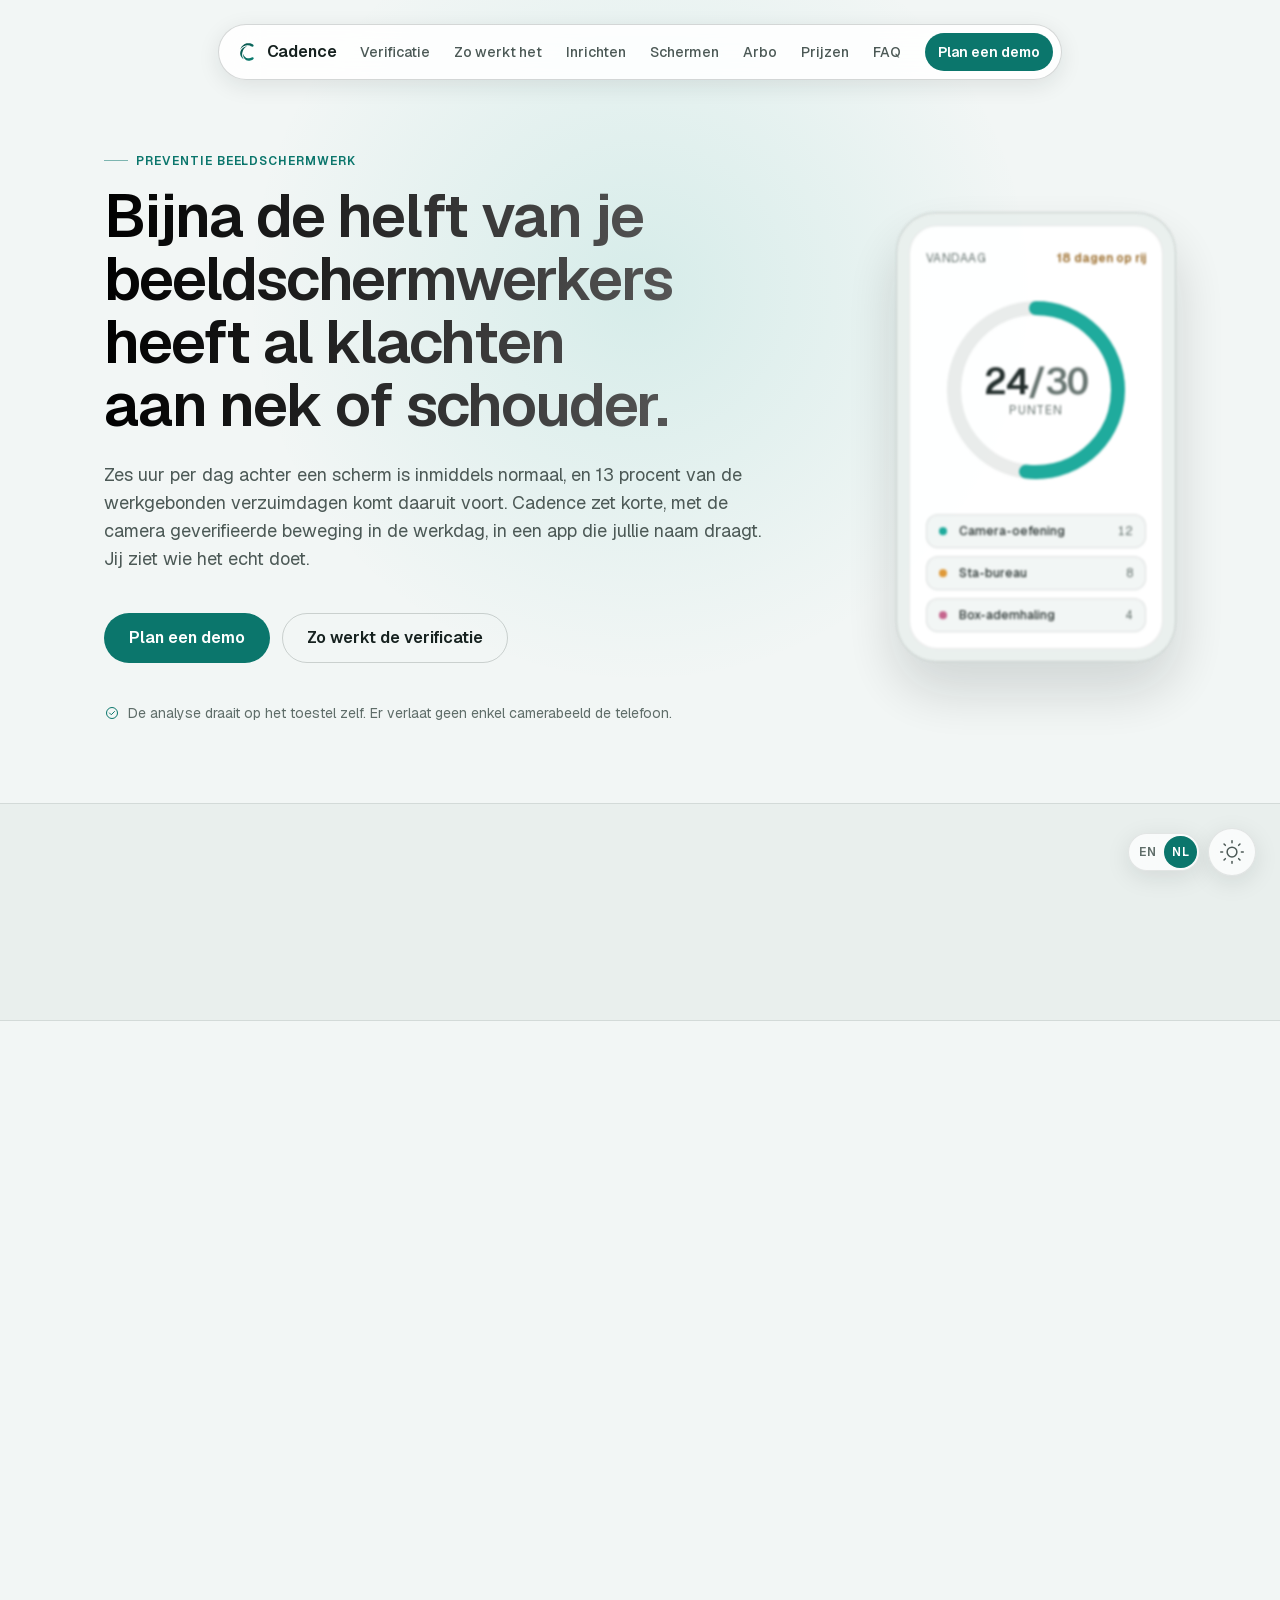
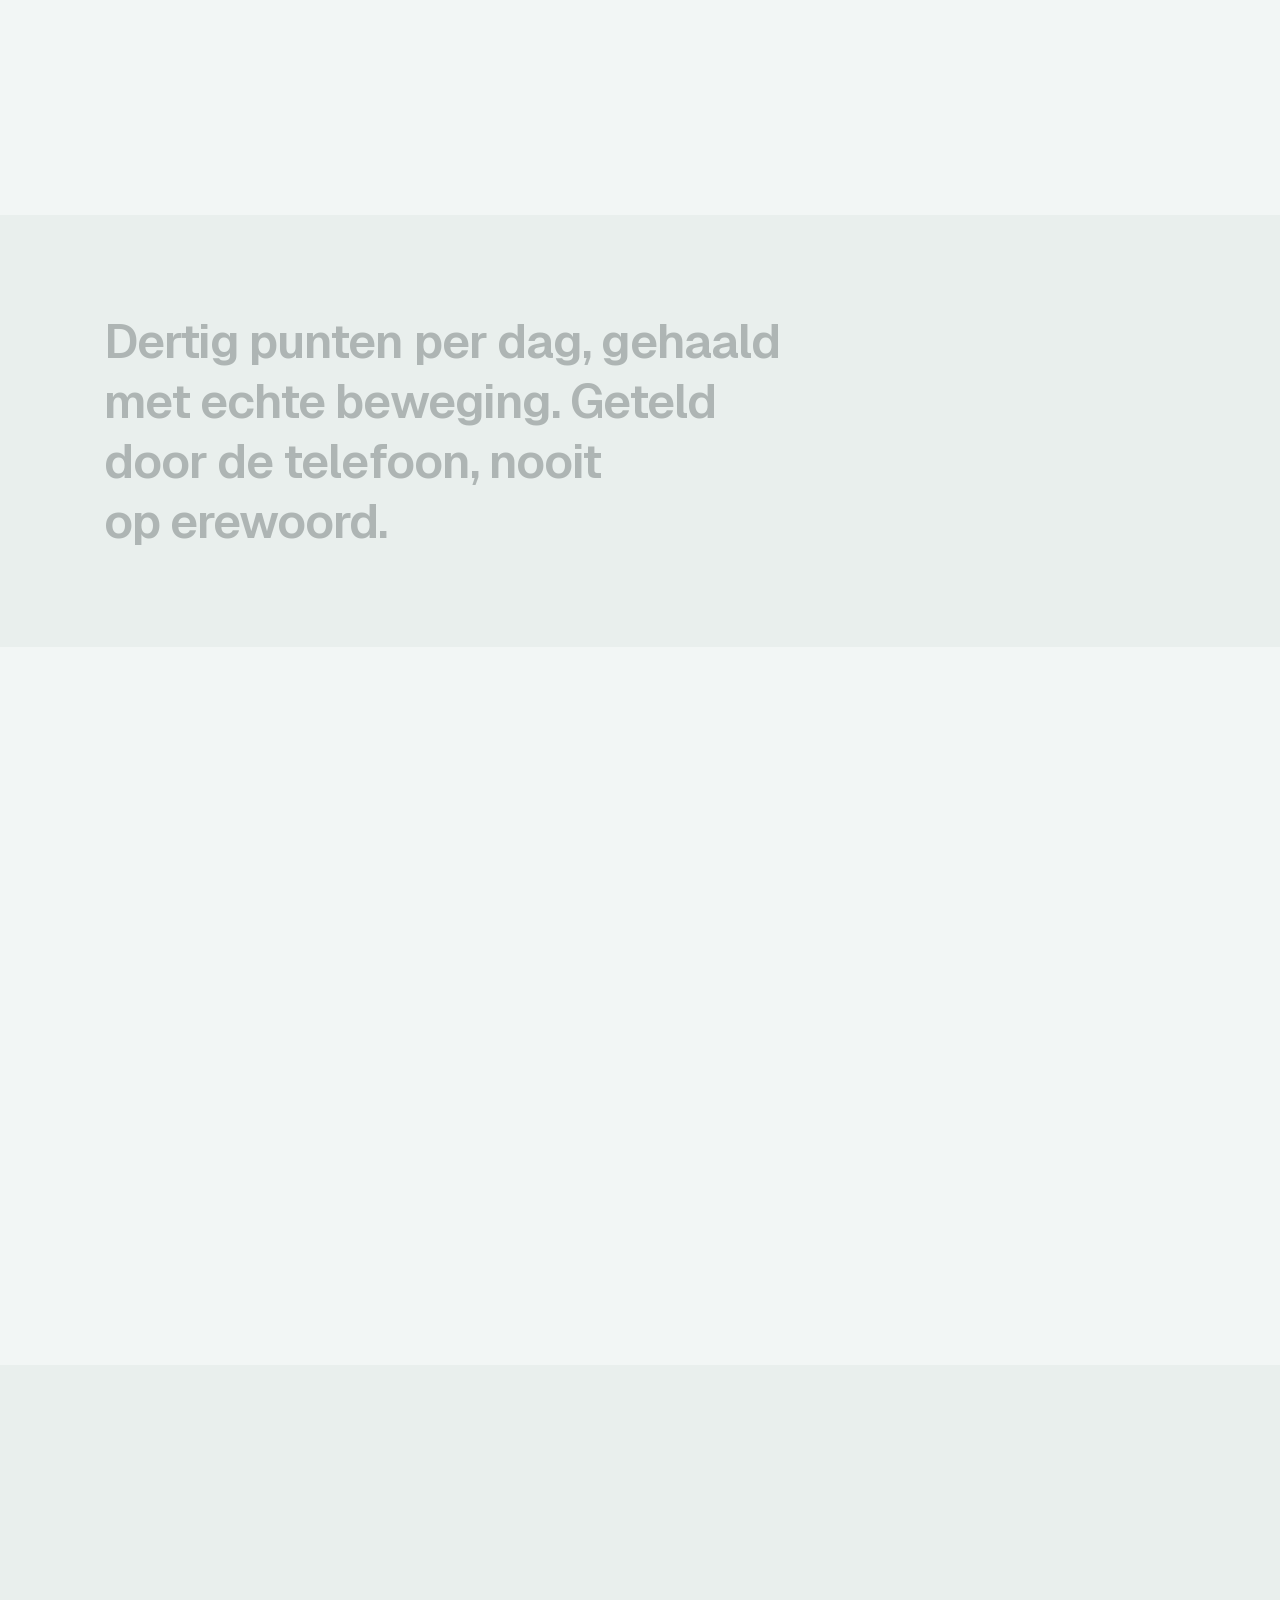
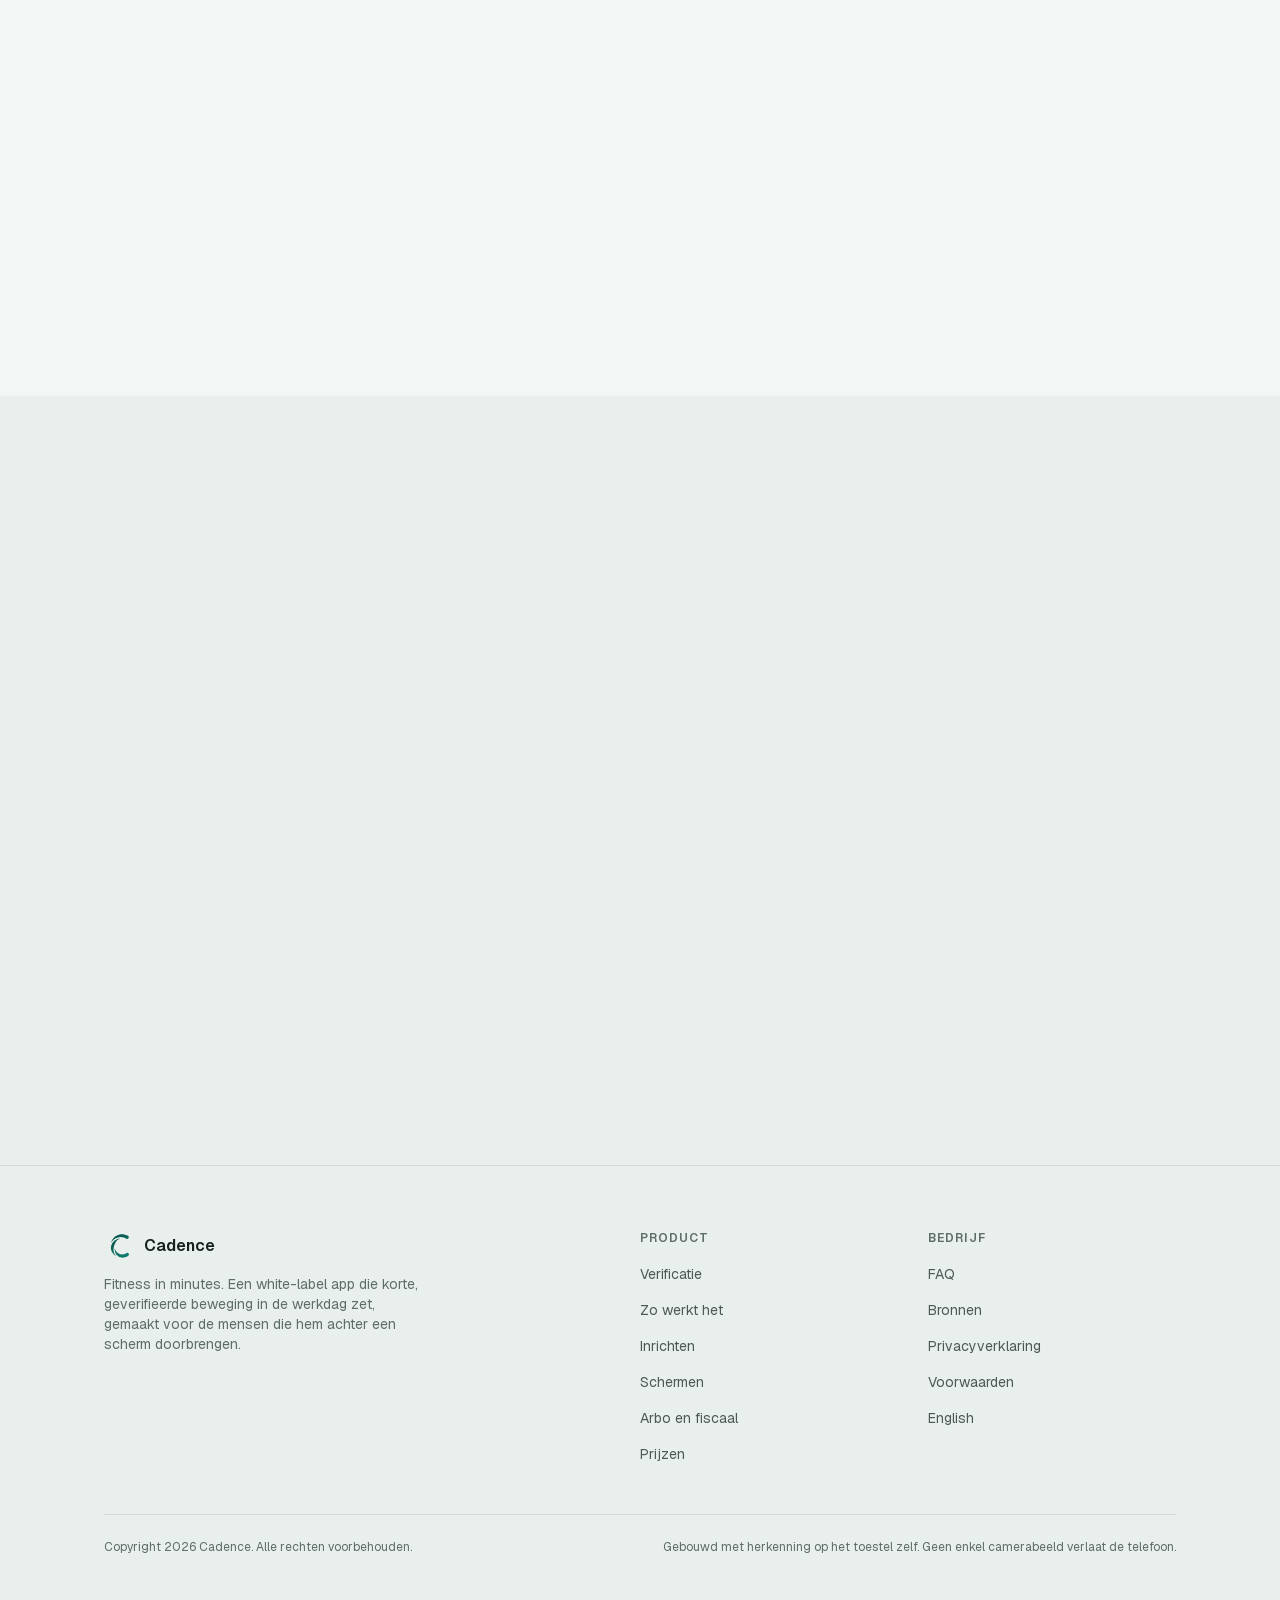
<file: nl/index.html>
<!doctype html>
<html lang="nl">
  <head>
    <meta charset="utf-8" />
    <title>Verplaatst — Cadence</title>
    <meta name="robots" content="noindex" />
    <link rel="canonical" href="https://jeramai.github.io/cadence-site/" />
    <meta http-equiv="refresh" content="0; url=../" />
    <!-- Dutch moved from /nl/ to the root when NL became the default language. GitHub Pages cannot send a 301, so this stub carries the canonical instead. -->
  </head>
  <body>
    <p>Deze pagina is verplaatst. <a href="../">Ga verder</a>.</p>
    <p lang="en">This page has moved. <a href="../">Continue</a>.</p>
  </body>
</html>
</file>
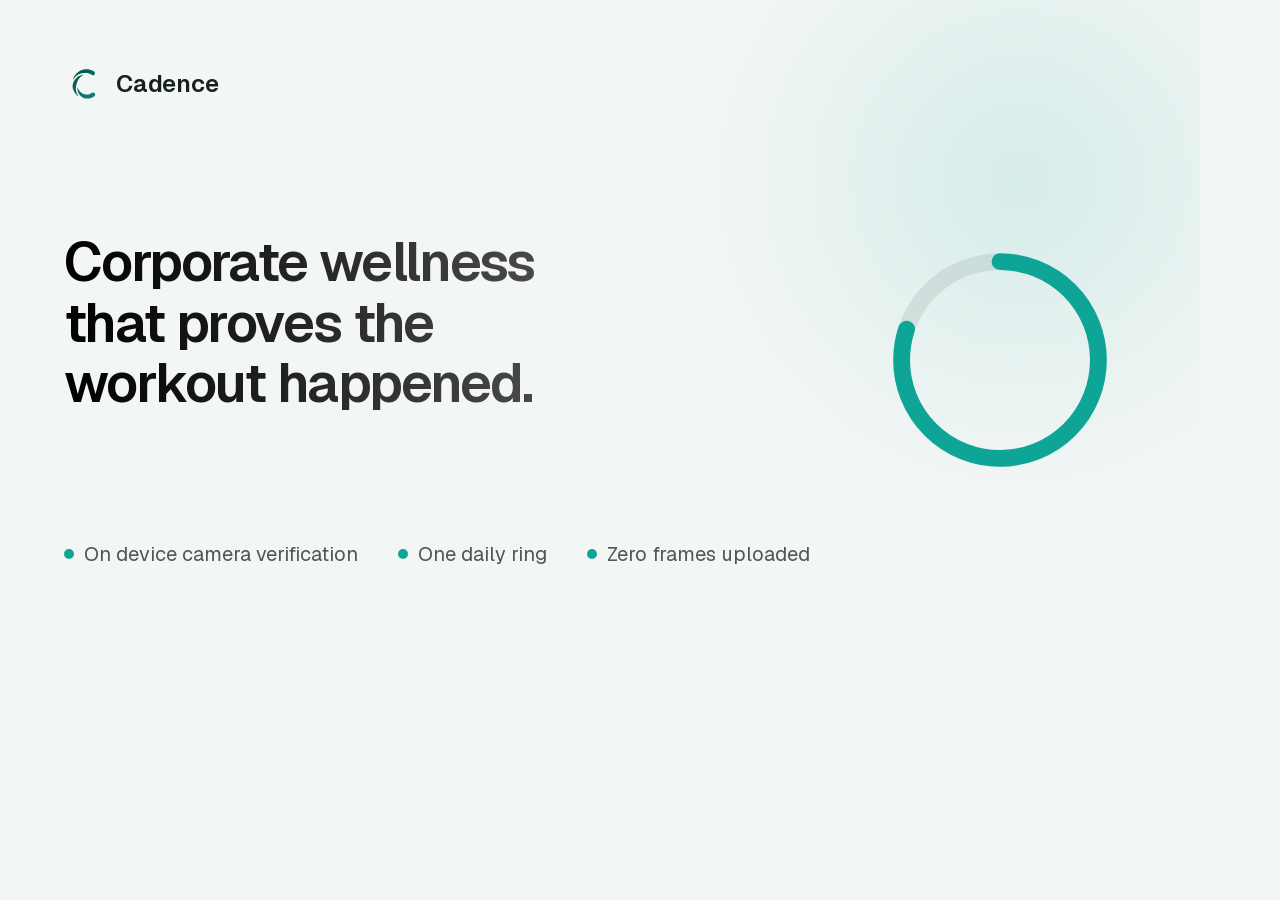
<file: _og-en.html>
<!doctype html>
<html lang="en">
  <head>
    <meta charset="utf-8" />
    <title>og</title>
    <meta name="robots" content="noindex" />
    <!-- Build source for assets/img/og.png. Not linked from the site. -->
    <link rel="stylesheet" href="assets/css/styles.css" />
    <style>
      body {
        margin: 0;
        width: 1200px;
        height: 630px;
        overflow: hidden;
        background: var(--ground);
      }
      .og {
        position: relative;
        width: 1200px;
        height: 630px;
        padding: 64px;
        display: flex;
        flex-direction: column;
        justify-content: space-between;
        box-sizing: border-box;
        overflow: hidden;
      }
      .og::before {
        content: '';
        position: absolute;
        right: -180px;
        top: -180px;
        width: 720px;
        height: 720px;
        background: radial-gradient(circle, var(--glow), transparent 62%);
      }
      .og__brand {
        display: flex;
        align-items: center;
        gap: 12px;
        font-size: 24px;
        font-weight: 600;
        letter-spacing: -0.01em;
        position: relative;
      }
      .og__brand img {
        width: 40px;
        height: 40px;
      }
      .og__title {
        position: relative;
        font-size: 54px;
        line-height: 1.12;
        font-weight: 600;
        letter-spacing: -0.03em;
        max-width: 660px;
        background: linear-gradient(to right, var(--grad-from), var(--grad-to));
        -webkit-background-clip: text;
        background-clip: text;
        color: transparent;
      }
      .og__foot {
        position: relative;
        display: flex;
        gap: 40px;
        align-items: center;
        font-size: 20px;
        color: var(--text-dim);
      }
      .og__chip {
        display: inline-flex;
        align-items: center;
        gap: 10px;
      }
      .og__dot {
        width: 10px;
        height: 10px;
        border-radius: 999px;
        background: var(--brand);
      }
      .og__ring {
        position: absolute;
        right: 80px;
        bottom: 150px;
        width: 240px;
        height: 240px;
      }
    </style>
  </head>
  <body>
    <div class="og">
      <div class="og__brand">
        <img src="assets/img/logo-ink.svg" alt="" />
        <span>Cadence</span>
      </div>

      <h1 class="og__title">Corporate wellness that proves the workout happened.</h1>

      <div class="og__foot">
        <span class="og__chip"><span class="og__dot"></span>On device camera verification</span>
        <span class="og__chip"><span class="og__dot"></span>One daily ring</span>
        <span class="og__chip"><span class="og__dot"></span>Zero frames uploaded</span>
      </div>

      <svg class="og__ring" viewBox="0 0 200 200" style="transform: rotate(-90deg)">
        <circle cx="100" cy="100" r="82" fill="none" stroke="var(--ring-track)" stroke-width="14" />
        <circle
          cx="100"
          cy="100"
          r="82"
          fill="none"
          stroke="var(--brand)"
          stroke-width="14"
          stroke-linecap="round"
          stroke-dasharray="412 999"
        />
      </svg>
    </div>
  </body>
</html>
</file>
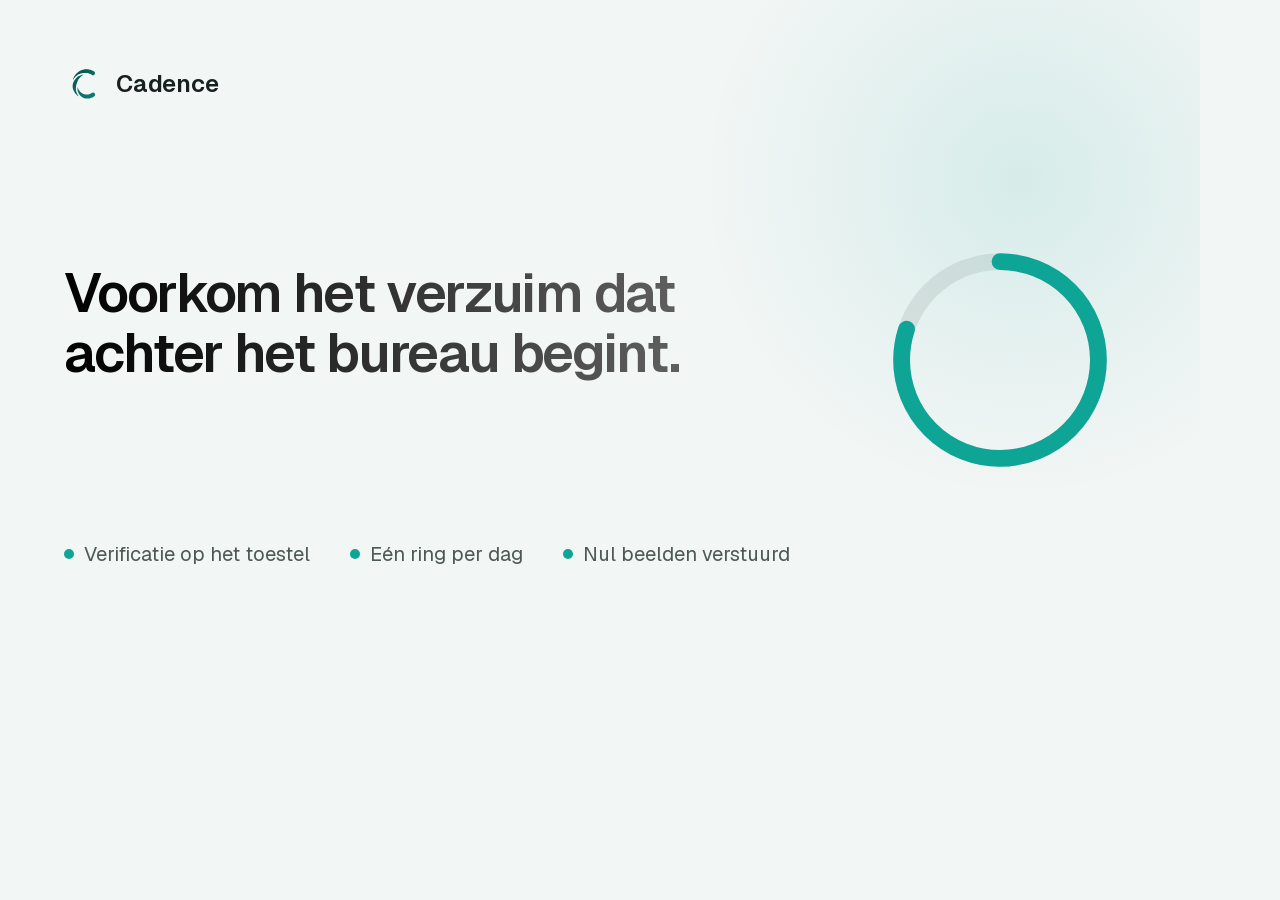
<file: _og.html>
<!doctype html>
<html lang="nl">
  <head>
    <meta charset="utf-8" />
    <title>og</title>
    <meta name="robots" content="noindex" />
    <!-- Build source for assets/img/og.png. Not linked from the site. -->
    <link rel="stylesheet" href="assets/css/styles.css" />
    <style>
      body {
        margin: 0;
        width: 1200px;
        height: 630px;
        overflow: hidden;
        background: var(--ground);
      }
      .og {
        position: relative;
        width: 1200px;
        height: 630px;
        padding: 64px;
        display: flex;
        flex-direction: column;
        justify-content: space-between;
        box-sizing: border-box;
        overflow: hidden;
      }
      .og::before {
        content: '';
        position: absolute;
        right: -180px;
        top: -180px;
        width: 720px;
        height: 720px;
        background: radial-gradient(circle, var(--glow), transparent 62%);
      }
      .og__brand {
        display: flex;
        align-items: center;
        gap: 12px;
        font-size: 24px;
        font-weight: 600;
        letter-spacing: -0.01em;
        position: relative;
      }
      .og__brand img {
        width: 40px;
        height: 40px;
      }
      .og__title {
        position: relative;
        font-size: 54px;
        line-height: 1.12;
        font-weight: 600;
        letter-spacing: -0.03em;
        max-width: 660px;
        background: linear-gradient(to right, var(--grad-from), var(--grad-to));
        -webkit-background-clip: text;
        background-clip: text;
        color: transparent;
      }
      .og__foot {
        position: relative;
        display: flex;
        gap: 40px;
        align-items: center;
        font-size: 20px;
        color: var(--text-dim);
      }
      .og__chip {
        display: inline-flex;
        align-items: center;
        gap: 10px;
      }
      .og__dot {
        width: 10px;
        height: 10px;
        border-radius: 999px;
        background: var(--brand);
      }
      .og__ring {
        position: absolute;
        right: 80px;
        bottom: 150px;
        width: 240px;
        height: 240px;
      }
    </style>
  </head>
  <body>
    <div class="og">
      <div class="og__brand">
        <img src="assets/img/logo-ink.svg" alt="" />
        <span>Cadence</span>
      </div>

      <h1 class="og__title">Voorkom het verzuim dat achter het bureau begint.</h1>

      <div class="og__foot">
        <span class="og__chip"><span class="og__dot"></span>Verificatie op het toestel</span>
        <span class="og__chip"><span class="og__dot"></span>Eén ring per dag</span>
        <span class="og__chip"><span class="og__dot"></span>Nul beelden verstuurd</span>
      </div>

      <svg class="og__ring" viewBox="0 0 200 200" style="transform: rotate(-90deg)">
        <circle cx="100" cy="100" r="82" fill="none" stroke="var(--ring-track)" stroke-width="14" />
        <circle
          cx="100"
          cy="100"
          r="82"
          fill="none"
          stroke="var(--brand)"
          stroke-width="14"
          stroke-linecap="round"
          stroke-dasharray="412 999"
        />
      </svg>
    </div>
  </body>
</html>
</file>
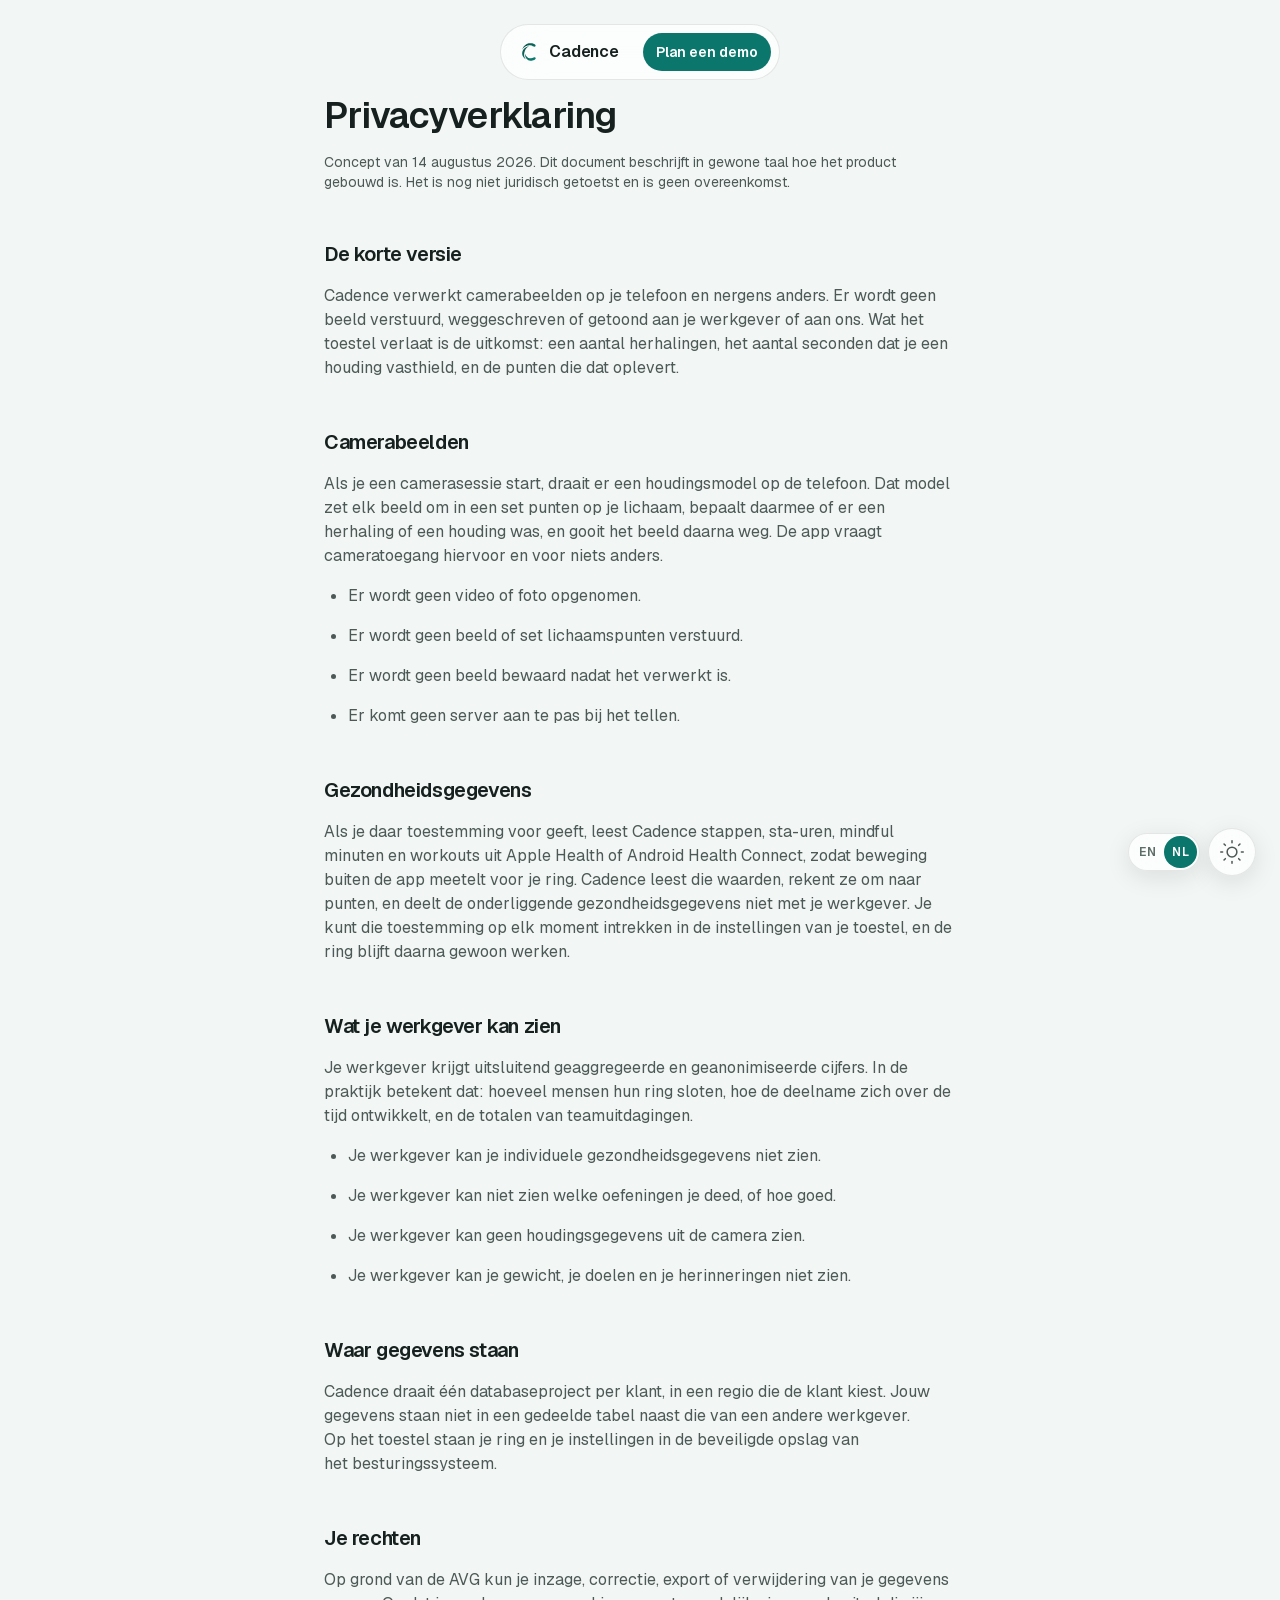
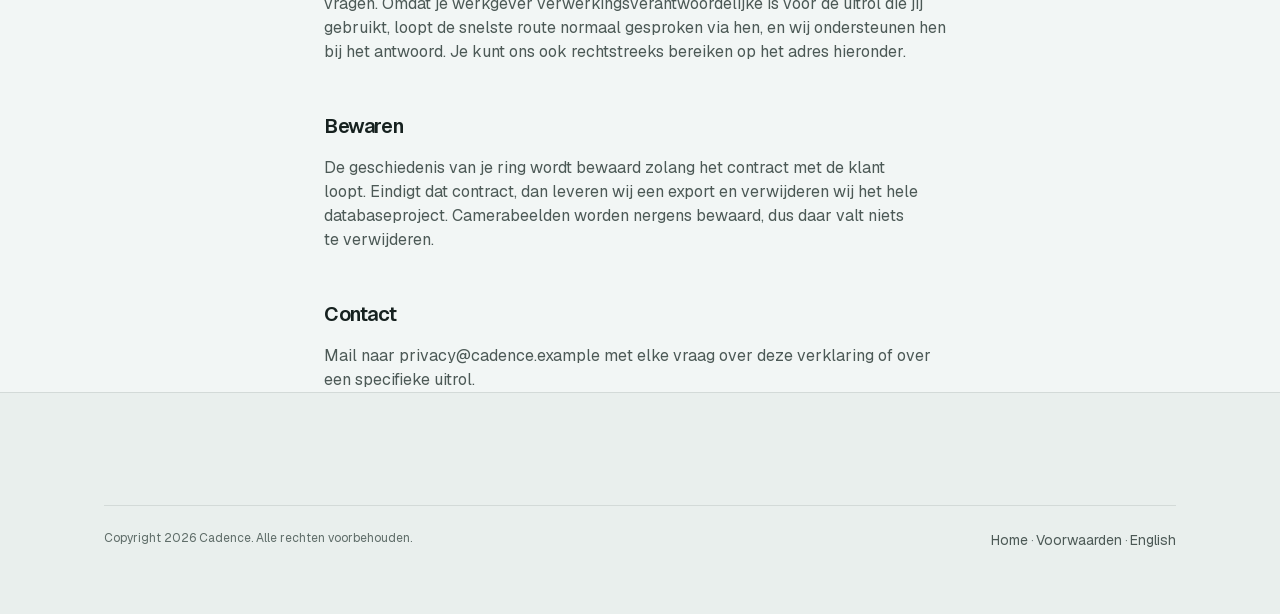
<file: privacy.html>
<!doctype html>
<html lang="nl">
  <head>
    <meta charset="utf-8" />
    <script>
      /* Zet een opgeslagen themakeuze vóór de eerste render, zodat er niets flikkert. */
      try {
        var t = localStorage.getItem('cadence-theme')
        if (t === 'light' || t === 'dark') document.documentElement.dataset.theme = t
      } catch (e) {}
    </script>
    <meta name="viewport" content="width=device-width, initial-scale=1" />
    <title>Privacyverklaring — Cadence</title>
    <meta
      name="description"
      content="Hoe Cadence omgaat met camerabeelden, gezondheidsgegevens en rapportage aan de werkgever. De houdingsherkenning draait op het toestel zelf en er wordt geen beeld verstuurd."
    />
    <meta name="robots" content="noindex" />
    <link rel="canonical" href="https://jeramai.github.io/cadence-site/privacy.html" />
    <link rel="alternate" hreflang="nl" href="https://jeramai.github.io/cadence-site/privacy.html" />
    <link rel="alternate" hreflang="en" href="https://jeramai.github.io/cadence-site/en/privacy.html" />
    <meta name="theme-color" content="#f2f6f5" media="(prefers-color-scheme: light)" />
    <meta name="theme-color" content="#0e1b19" media="(prefers-color-scheme: dark)" />
    <link rel="icon" href="assets/img/favicon.svg" type="image/svg+xml" />
    <link rel="stylesheet" href="assets/css/styles.css" />
  </head>

  <body>
    <a class="skip" href="#main">Naar de inhoud</a>

    <nav class="nav" aria-label="Hoofdmenu">
      <div class="nav__pill">
        <a class="nav__brand" href="index.html" aria-label="Cadence home">
          <img class="brandmark--light" src="assets/img/logo-ink.svg" alt="" width="24" height="24" />
          <img class="brandmark--dark" src="assets/img/logo.svg" alt="" width="24" height="24" />
          <span>Cadence</span>
        </a>
        <a class="btn btn--primary btn--sm" href="index.html#demo">Plan een demo</a>
      </div>
    </nav>

    <div class="utils">
      <div class="lang" role="group" aria-label="Taal">
        <a href="en/privacy.html" hreflang="en" lang="en">EN</a>
        <a href="privacy.html" hreflang="nl" lang="nl" aria-current="true">NL</a>
      </div>

      <button class="theme-fab" id="theme-toggle" type="button" aria-label="Wissel naar donker thema">
        <svg class="icon-sun" viewBox="0 0 256 256" fill="none" stroke="currentColor" stroke-width="16" stroke-linecap="round" aria-hidden="true">
          <circle cx="128" cy="128" r="52" />
          <line x1="128" y1="28" x2="128" y2="8" />
          <line x1="128" y1="248" x2="128" y2="228" />
          <line x1="28" y1="128" x2="8" y2="128" />
          <line x1="248" y1="128" x2="228" y2="128" />
          <line x1="57" y1="57" x2="43" y2="43" />
          <line x1="213" y1="213" x2="199" y2="199" />
          <line x1="57" y1="199" x2="43" y2="213" />
          <line x1="213" y1="43" x2="199" y2="57" />
        </svg>
        <svg class="icon-moon" viewBox="0 0 256 256" fill="none" stroke="currentColor" stroke-width="16" stroke-linejoin="round" aria-hidden="true">
          <path d="M216 152A96 96 0 0 1 104 40a96 96 0 1 0 112 112Z" />
        </svg>
      </button>
    </div>

    <main id="main">
      <div class="wrap prose">
        <h1>Privacyverklaring</h1>
        <p class="prose__meta">
          Concept van 14 augustus 2026. Dit document beschrijft in gewone taal hoe het product
          gebouwd is. Het is nog niet juridisch getoetst en is geen overeenkomst.
        </p>

        <h2>De korte versie</h2>
        <p>
          Cadence verwerkt camerabeelden op je telefoon en nergens anders. Er wordt geen beeld
          verstuurd, weggeschreven of getoond aan je werkgever of aan ons. Wat het toestel
          verlaat is de uitkomst: een aantal herhalingen, het aantal seconden dat je een houding
          vasthield, en de punten die dat oplevert.
        </p>

        <h2>Camerabeelden</h2>
        <p>
          Als je een camerasessie start, draait er een houdingsmodel op de telefoon. Dat model
          zet elk beeld om in een set punten op je lichaam, bepaalt daarmee of er een herhaling
          of een houding was, en gooit het beeld daarna weg. De app vraagt cameratoegang
          hiervoor en voor niets anders.
        </p>
        <ul>
          <li>Er wordt geen video of foto opgenomen.</li>
          <li>Er wordt geen beeld of set lichaamspunten verstuurd.</li>
          <li>Er wordt geen beeld bewaard nadat het verwerkt is.</li>
          <li>Er komt geen server aan te pas bij het tellen.</li>
        </ul>

        <h2>Gezondheidsgegevens</h2>
        <p>
          Als je daar toestemming voor geeft, leest Cadence stappen, sta-uren, mindful minuten
          en workouts uit Apple Health of Android Health Connect, zodat beweging buiten de app
          meetelt voor je ring. Cadence leest die waarden, rekent ze om naar punten, en deelt de
          onderliggende gezondheidsgegevens niet met je werkgever. Je kunt die toestemming op
          elk moment intrekken in de instellingen van je toestel, en de ring blijft daarna
          gewoon werken.
        </p>

        <h2>Wat je werkgever kan zien</h2>
        <p>
          Je werkgever krijgt uitsluitend geaggregeerde en geanonimiseerde cijfers. In de praktijk
          betekent dat: hoeveel mensen hun ring sloten, hoe de deelname zich over de tijd
          ontwikkelt, en de totalen van teamuitdagingen.
        </p>
        <ul>
          <li>Je werkgever kan je individuele gezondheidsgegevens niet zien.</li>
          <li>Je werkgever kan niet zien welke oefeningen je deed, of hoe goed.</li>
          <li>Je werkgever kan geen houdingsgegevens uit de camera zien.</li>
          <li>Je werkgever kan je gewicht, je doelen en je herinneringen niet zien.</li>
        </ul>

        <h2>Waar gegevens staan</h2>
        <p>
          Cadence draait één databaseproject per klant, in een regio die de klant kiest. Jouw
          gegevens staan niet in een gedeelde tabel naast die van een andere werkgever. Op het
          toestel staan je ring en je instellingen in de beveiligde opslag van het
          besturingssysteem.
        </p>

        <h2>Je rechten</h2>
        <p>
          Op grond van de AVG kun je inzage, correctie, export of verwijdering van je gegevens
          vragen. Omdat je werkgever verwerkingsverantwoordelijke is voor de uitrol die jij
          gebruikt, loopt de snelste route normaal gesproken via hen, en wij ondersteunen hen bij
          het antwoord. Je kunt ons ook rechtstreeks bereiken op het adres hieronder.
        </p>

        <h2>Bewaren</h2>
        <p>
          De geschiedenis van je ring wordt bewaard zolang het contract met de klant loopt.
          Eindigt dat contract, dan leveren wij een export en verwijderen wij het hele
          databaseproject. Camerabeelden worden nergens bewaard, dus daar valt niets te
          verwijderen.
        </p>

        <h2>Contact</h2>
        <p>
          Mail naar privacy@cadence.example met elke vraag over deze verklaring of over een
          specifieke uitrol.
        </p>
      </div>
    </main>

    <footer class="footer">
      <div class="wrap">
        <div class="footer__base">
          <span>Copyright 2026 Cadence. Alle rechten voorbehouden.</span>
          <span>
            <a href="index.html">Home</a> · <a href="voorwaarden.html">Voorwaarden</a> ·
            <a href="en/privacy.html" hreflang="en" lang="en">English</a>
          </span>
        </div>
      </div>
    </footer>

    <script src="assets/js/main.js" defer></script>
  </body>
</html>
</file>
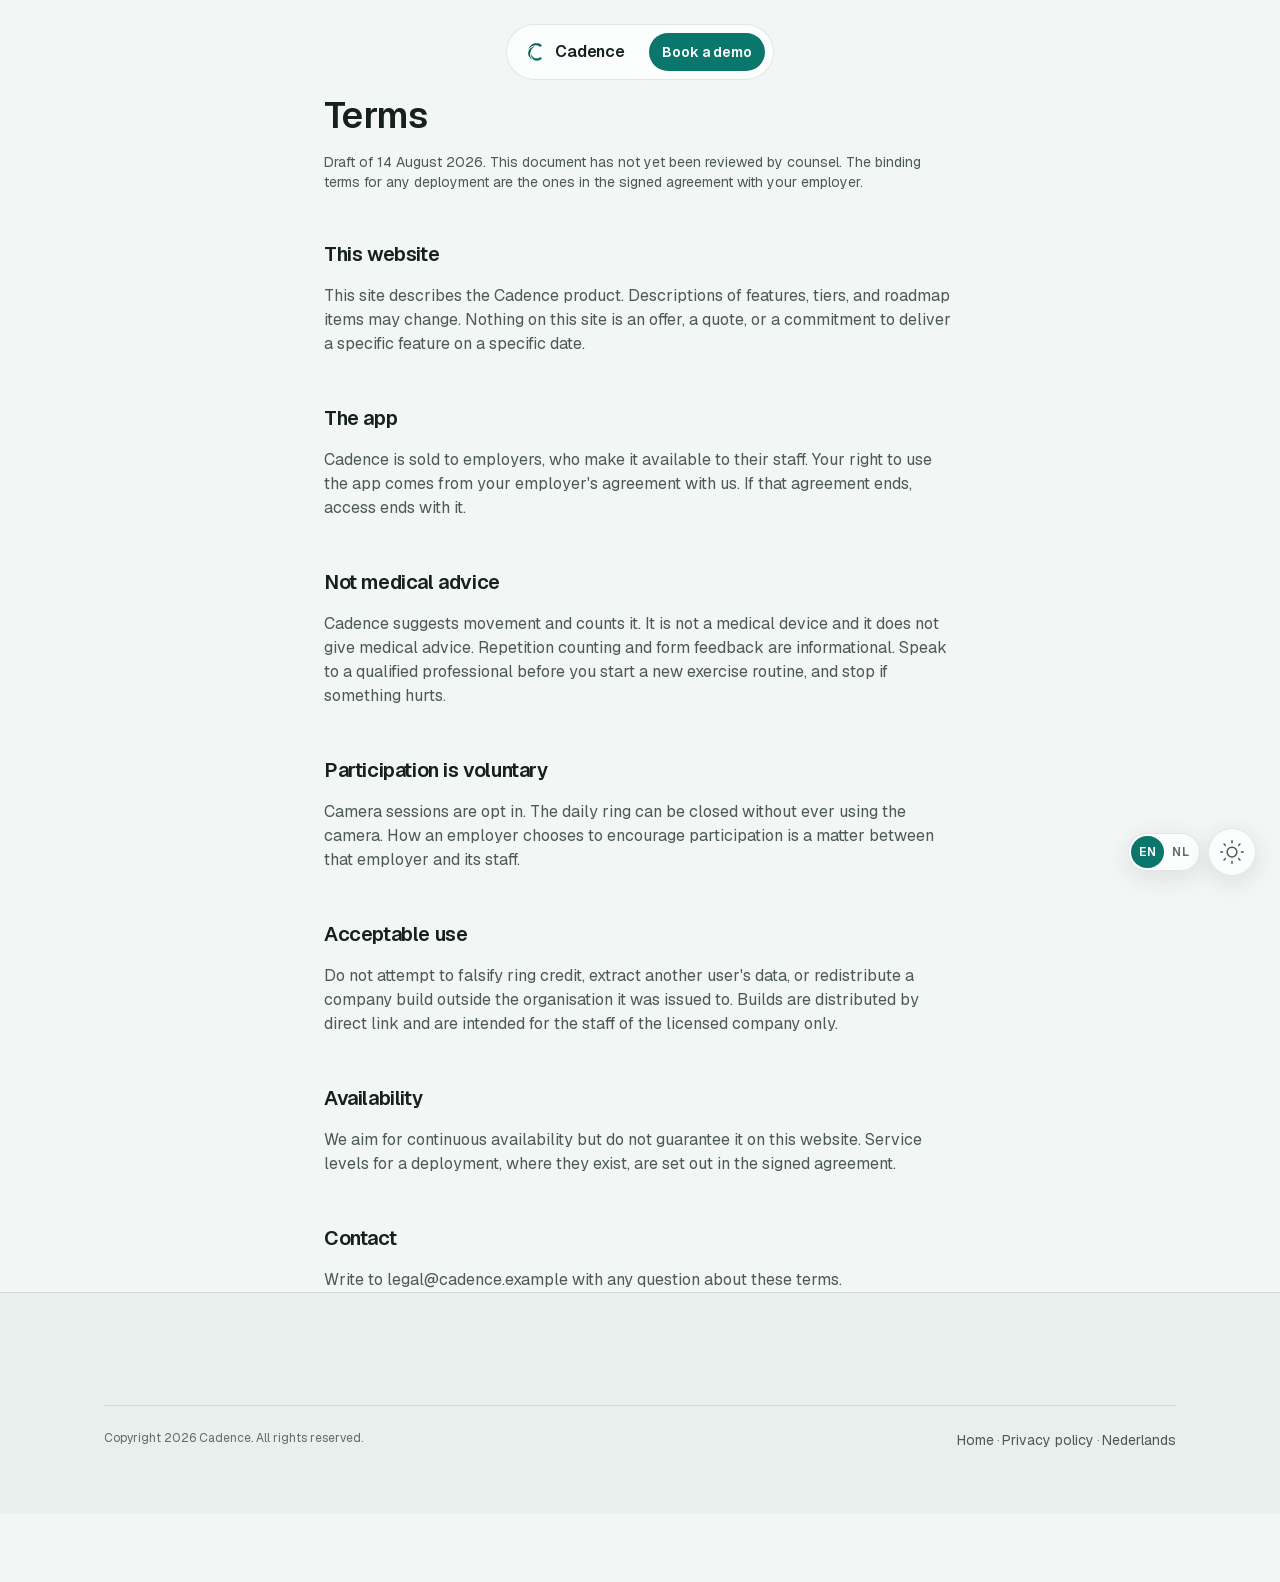
<file: terms.html>
<!doctype html>
<html lang="nl">
  <head>
    <meta charset="utf-8" />
    <title>Verplaatst — Cadence</title>
    <meta name="robots" content="noindex" />
    <link rel="canonical" href="https://jeramai.github.io/cadence-site/en/terms.html" />
    <meta http-equiv="refresh" content="0; url=en/terms.html" />
    <!-- English terms moved under /en/ when NL took the root; /voorwaarden.html is the Dutch one. GitHub Pages cannot send a 301, so this stub carries the canonical instead. -->
  </head>
  <body>
    <p>Deze pagina is verplaatst. <a href="en/terms.html">Ga verder</a>.</p>
    <p lang="en">This page has moved. <a href="en/terms.html">Continue</a>.</p>
  </body>
</html>
</file>
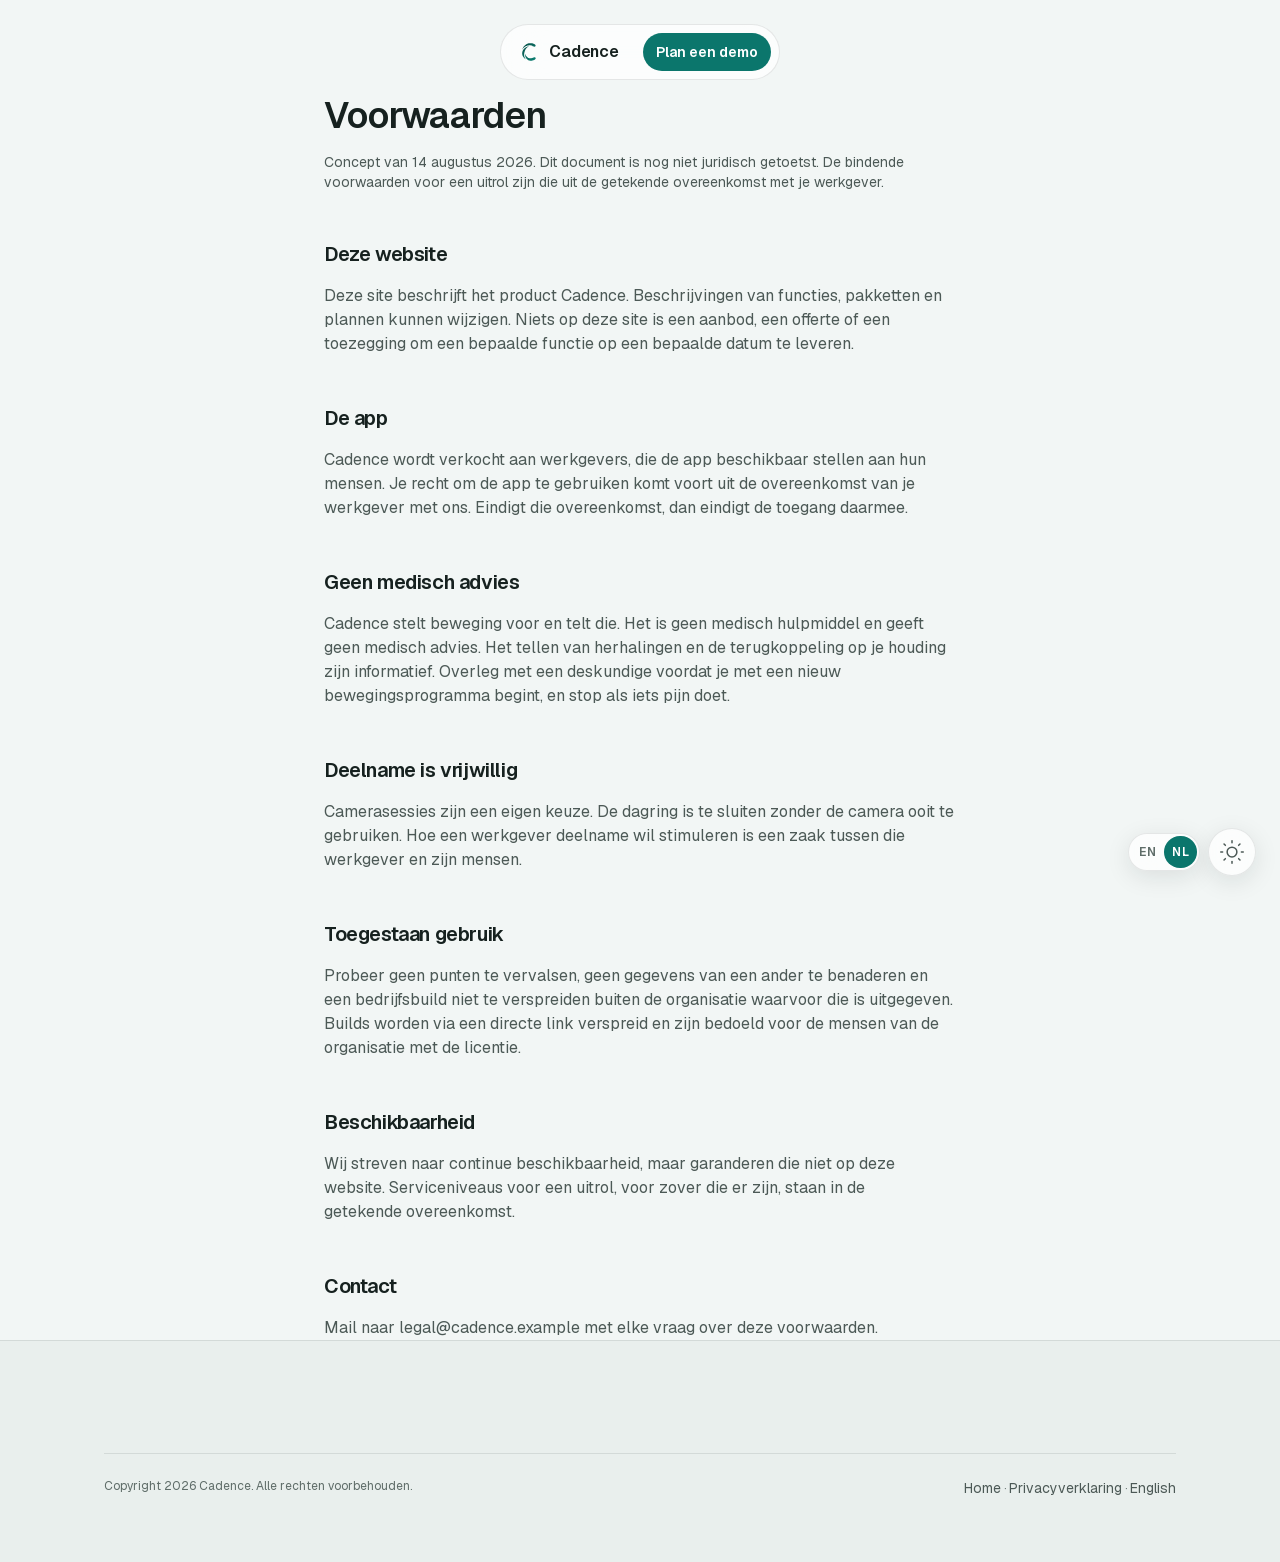
<file: voorwaarden.html>
<!doctype html>
<html lang="nl">
  <head>
    <meta charset="utf-8" />
    <script>
      /* Zet een opgeslagen themakeuze vóór de eerste render, zodat er niets flikkert. */
      try {
        var t = localStorage.getItem('cadence-theme')
        if (t === 'light' || t === 'dark') document.documentElement.dataset.theme = t
      } catch (e) {}
    </script>
    <meta name="viewport" content="width=device-width, initial-scale=1" />
    <title>Voorwaarden — Cadence</title>
    <meta
      name="description"
      content="Voorwaarden voor het gebruik van de website van Cadence en van de Cadence-app voor vitaliteit op het werk."
    />
    <meta name="robots" content="noindex" />
    <link rel="canonical" href="https://jeramai.github.io/cadence-site/voorwaarden.html" />
    <link rel="alternate" hreflang="nl" href="https://jeramai.github.io/cadence-site/voorwaarden.html" />
    <link rel="alternate" hreflang="en" href="https://jeramai.github.io/cadence-site/en/terms.html" />
    <meta name="theme-color" content="#f2f6f5" media="(prefers-color-scheme: light)" />
    <meta name="theme-color" content="#0e1b19" media="(prefers-color-scheme: dark)" />
    <link rel="icon" href="assets/img/favicon.svg" type="image/svg+xml" />
    <link rel="stylesheet" href="assets/css/styles.css" />
  </head>

  <body>
    <a class="skip" href="#main">Naar de inhoud</a>

    <nav class="nav" aria-label="Hoofdmenu">
      <div class="nav__pill">
        <a class="nav__brand" href="index.html" aria-label="Cadence home">
          <img class="brandmark--light" src="assets/img/logo-ink.svg" alt="" width="24" height="24" />
          <img class="brandmark--dark" src="assets/img/logo.svg" alt="" width="24" height="24" />
          <span>Cadence</span>
        </a>
        <a class="btn btn--primary btn--sm" href="index.html#demo">Plan een demo</a>
      </div>
    </nav>

    <div class="utils">
      <div class="lang" role="group" aria-label="Taal">
        <a href="en/terms.html" hreflang="en" lang="en">EN</a>
        <a href="voorwaarden.html" hreflang="nl" lang="nl" aria-current="true">NL</a>
      </div>

      <button class="theme-fab" id="theme-toggle" type="button" aria-label="Wissel naar donker thema">
        <svg class="icon-sun" viewBox="0 0 256 256" fill="none" stroke="currentColor" stroke-width="16" stroke-linecap="round" aria-hidden="true">
          <circle cx="128" cy="128" r="52" />
          <line x1="128" y1="28" x2="128" y2="8" />
          <line x1="128" y1="248" x2="128" y2="228" />
          <line x1="28" y1="128" x2="8" y2="128" />
          <line x1="248" y1="128" x2="228" y2="128" />
          <line x1="57" y1="57" x2="43" y2="43" />
          <line x1="213" y1="213" x2="199" y2="199" />
          <line x1="57" y1="199" x2="43" y2="213" />
          <line x1="213" y1="43" x2="199" y2="57" />
        </svg>
        <svg class="icon-moon" viewBox="0 0 256 256" fill="none" stroke="currentColor" stroke-width="16" stroke-linejoin="round" aria-hidden="true">
          <path d="M216 152A96 96 0 0 1 104 40a96 96 0 1 0 112 112Z" />
        </svg>
      </button>
    </div>

    <main id="main">
      <div class="wrap prose">
        <h1>Voorwaarden</h1>
        <p class="prose__meta">
          Concept van 14 augustus 2026. Dit document is nog niet juridisch getoetst. De bindende
          voorwaarden voor een uitrol zijn die uit de getekende overeenkomst met je werkgever.
        </p>

        <h2>Deze website</h2>
        <p>
          Deze site beschrijft het product Cadence. Beschrijvingen van functies, pakketten en
          plannen kunnen wijzigen. Niets op deze site is een aanbod, een offerte of een toezegging
          om een bepaalde functie op een bepaalde datum te leveren.
        </p>

        <h2>De app</h2>
        <p>
          Cadence wordt verkocht aan werkgevers, die de app beschikbaar stellen aan hun mensen.
          Je recht om de app te gebruiken komt voort uit de overeenkomst van je werkgever met
          ons. Eindigt die overeenkomst, dan eindigt de toegang daarmee.
        </p>

        <h2>Geen medisch advies</h2>
        <p>
          Cadence stelt beweging voor en telt die. Het is geen medisch hulpmiddel en geeft geen
          medisch advies. Het tellen van herhalingen en de terugkoppeling op je houding zijn
          informatief. Overleg met een deskundige voordat je met een nieuw bewegingsprogramma
          begint, en stop als iets pijn doet.
        </p>

        <h2>Deelname is vrijwillig</h2>
        <p>
          Camerasessies zijn een eigen keuze. De dagring is te sluiten zonder de camera ooit te
          gebruiken. Hoe een werkgever deelname wil stimuleren is een zaak tussen die werkgever
          en zijn mensen.
        </p>

        <h2>Toegestaan gebruik</h2>
        <p>
          Probeer geen punten te vervalsen, geen gegevens van een ander te benaderen en een
          bedrijfsbuild niet te verspreiden buiten de organisatie waarvoor die is uitgegeven.
          Builds worden via een directe link verspreid en zijn bedoeld voor de mensen van de
          organisatie met de licentie.
        </p>

        <h2>Beschikbaarheid</h2>
        <p>
          Wij streven naar continue beschikbaarheid, maar garanderen die niet op deze website.
          Serviceniveaus voor een uitrol, voor zover die er zijn, staan in de getekende
          overeenkomst.
        </p>

        <h2>Contact</h2>
        <p>Mail naar legal@cadence.example met elke vraag over deze voorwaarden.</p>
      </div>
    </main>

    <footer class="footer">
      <div class="wrap">
        <div class="footer__base">
          <span>Copyright 2026 Cadence. Alle rechten voorbehouden.</span>
          <span>
            <a href="index.html">Home</a> · <a href="privacy.html">Privacyverklaring</a> ·
            <a href="en/terms.html" hreflang="en" lang="en">English</a>
          </span>
        </div>
      </div>
    </footer>

    <script src="assets/js/main.js" defer></script>
  </body>
</html>
</file>
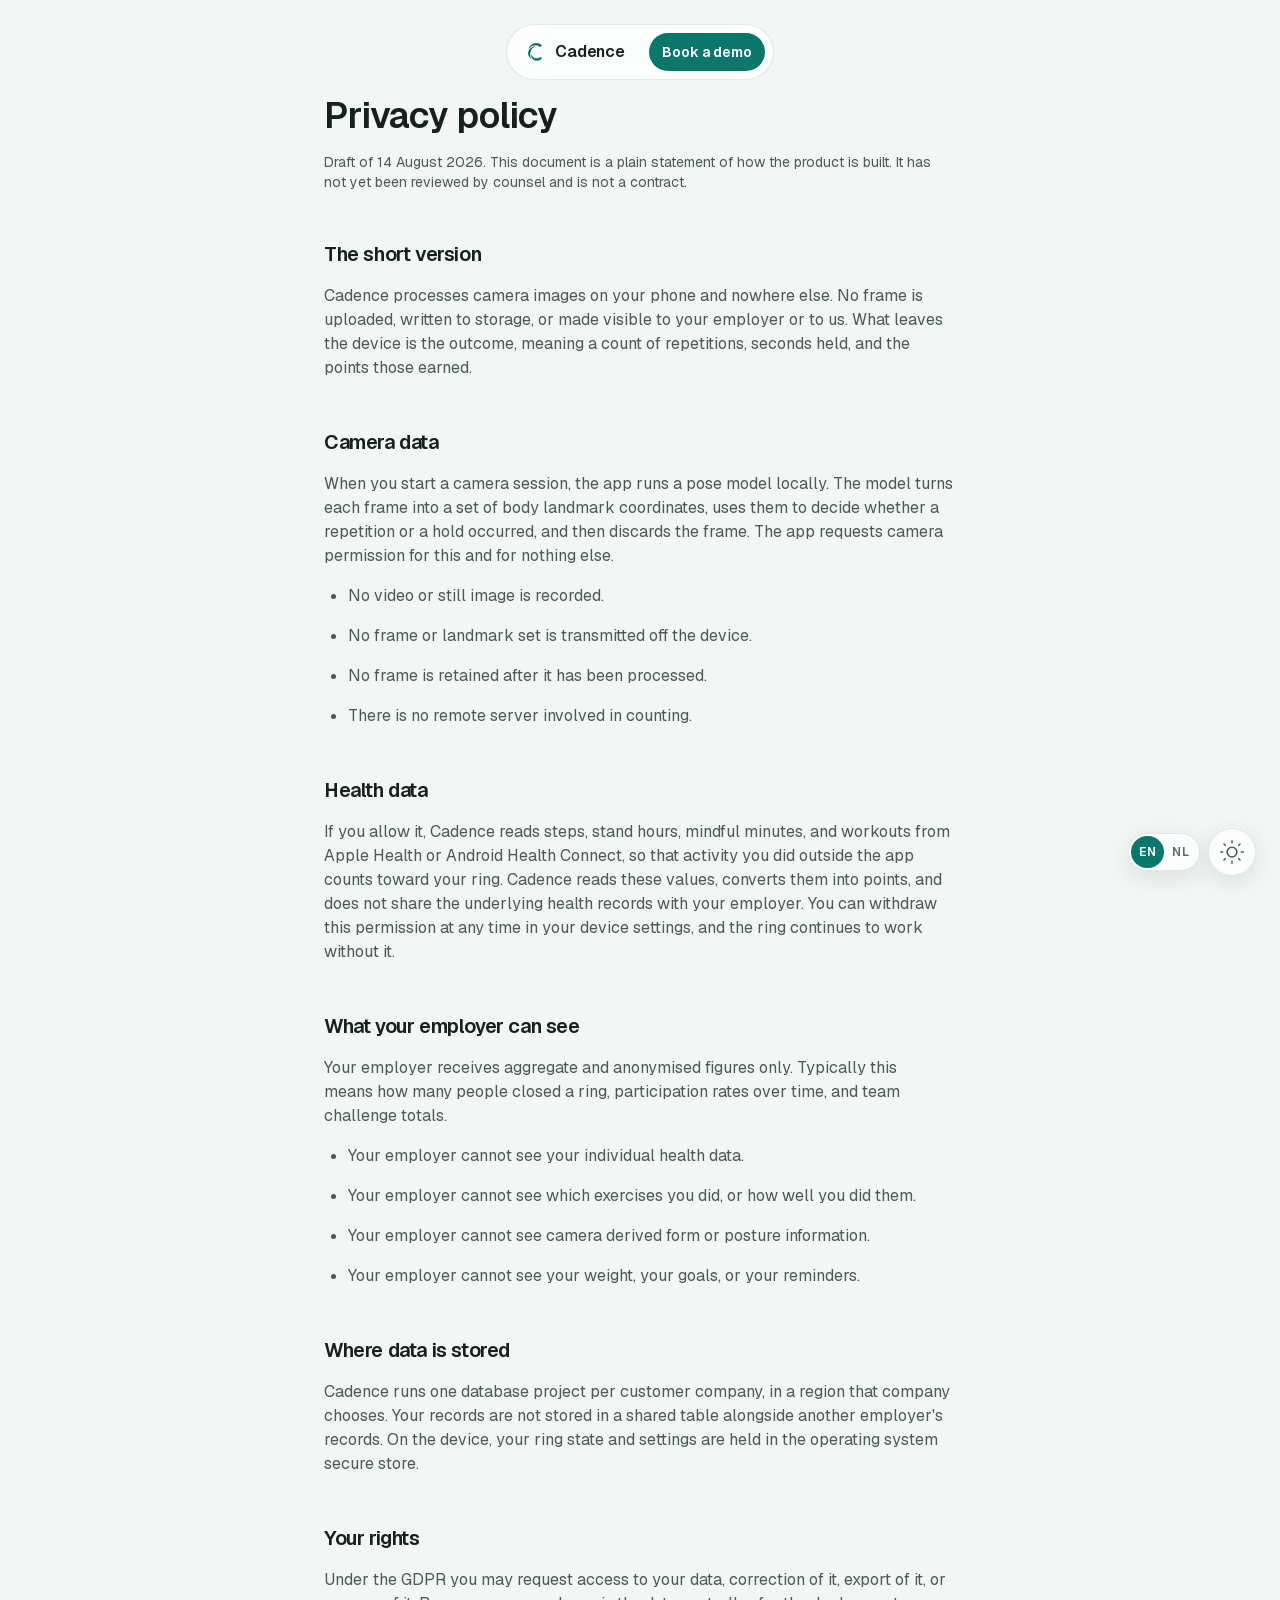
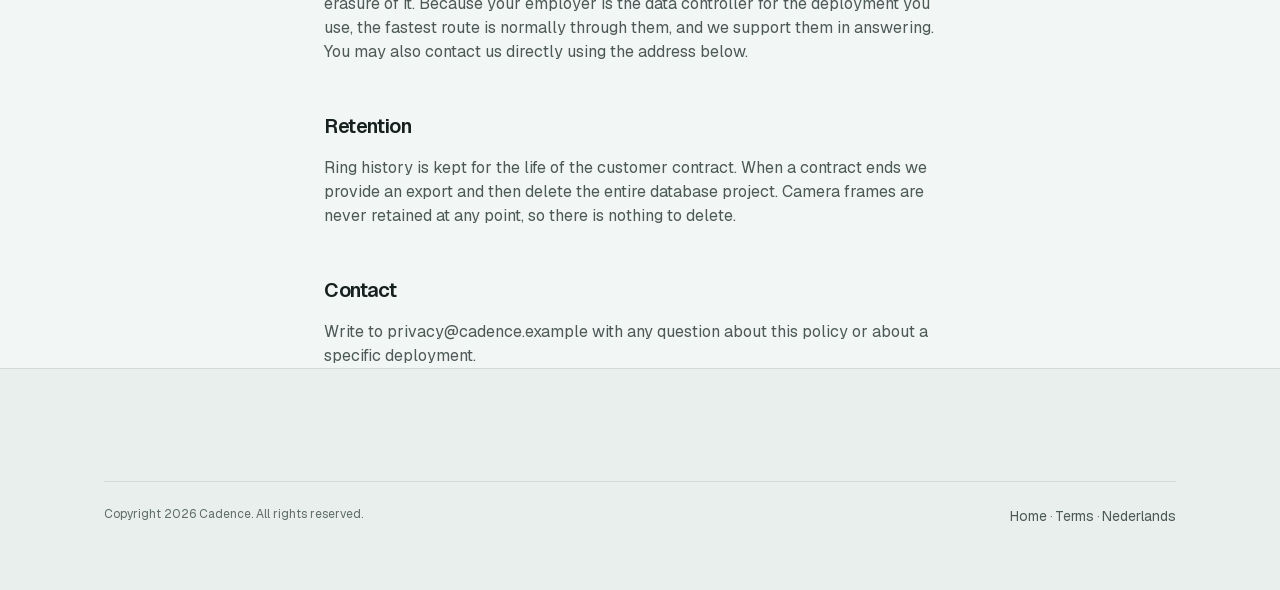
<file: en/privacy.html>
<!doctype html>
<html lang="en">
  <head>
    <meta charset="utf-8" />
    <script>
      /* Applies a stored theme choice before first paint, so the toggle never flashes. */
      try {
        var t = localStorage.getItem('cadence-theme')
        if (t === 'light' || t === 'dark') document.documentElement.dataset.theme = t
      } catch (e) {}
    </script>
    <meta name="viewport" content="width=device-width, initial-scale=1" />
    <title>Privacy policy — Cadence</title>
    <meta
      name="description"
      content="How Cadence handles camera data, health data, and employer reporting. Pose estimation runs on the device and no camera frame is uploaded."
    />
    <meta name="robots" content="noindex" />
    <link rel="canonical" href="https://jeramai.github.io/cadence-site/en/privacy.html" />
    <link rel="alternate" hreflang="en" href="https://jeramai.github.io/cadence-site/en/privacy.html" />
    <link rel="alternate" hreflang="nl" href="https://jeramai.github.io/cadence-site/privacy.html" />
    <link rel="alternate" hreflang="x-default" href="https://jeramai.github.io/cadence-site/en/privacy.html" />
    <meta name="theme-color" content="#f2f6f5" media="(prefers-color-scheme: light)" />
    <meta name="theme-color" content="#0e1b19" media="(prefers-color-scheme: dark)" />
    <link rel="icon" href="../assets/img/favicon.svg" type="image/svg+xml" />
    <link rel="stylesheet" href="../assets/css/styles.css" />
  </head>

  <body>
    <a class="skip" href="#main">Skip to content</a>

    <nav class="nav" aria-label="Primary">
      <div class="nav__pill">
        <a class="nav__brand" href="index.html" aria-label="Cadence home">
          <img class="brandmark--light" src="../assets/img/logo-ink.svg" alt="" width="24" height="24" />
          <img class="brandmark--dark" src="../assets/img/logo.svg" alt="" width="24" height="24" />
          <span>Cadence</span>
        </a>
        <a class="btn btn--primary btn--sm" href="index.html#demo">Book a demo</a>
      </div>
    </nav>

    <div class="utils">
      <div class="lang" role="group" aria-label="Language">
        <a href="privacy.html" hreflang="en" lang="en" aria-current="true">EN</a>
        <a href="../privacy.html" hreflang="nl" lang="nl">NL</a>
      </div>

      <button class="theme-fab" id="theme-toggle" type="button" aria-label="Switch to dark theme">
      <svg class="icon-sun" viewBox="0 0 256 256" fill="none" stroke="currentColor" stroke-width="16" stroke-linecap="round" aria-hidden="true">
        <circle cx="128" cy="128" r="52" />
        <line x1="128" y1="28" x2="128" y2="8" />
        <line x1="128" y1="248" x2="128" y2="228" />
        <line x1="28" y1="128" x2="8" y2="128" />
        <line x1="248" y1="128" x2="228" y2="128" />
        <line x1="57" y1="57" x2="43" y2="43" />
        <line x1="213" y1="213" x2="199" y2="199" />
        <line x1="57" y1="199" x2="43" y2="213" />
        <line x1="213" y1="43" x2="199" y2="57" />
      </svg>
      <svg class="icon-moon" viewBox="0 0 256 256" fill="none" stroke="currentColor" stroke-width="16" stroke-linejoin="round" aria-hidden="true">
        <path d="M216 152A96 96 0 0 1 104 40a96 96 0 1 0 112 112Z" />
      </svg>
      </button>
    </div>

    <main id="main">
      <div class="wrap prose">
        <h1>Privacy policy</h1>
        <p class="prose__meta">
          Draft of 14 August 2026. This document is a plain statement of how the product is
          built. It has not yet been reviewed by counsel and is not a contract.
        </p>

        <h2>The short version</h2>
        <p>
          Cadence processes camera images on your phone and nowhere else. No frame is uploaded,
          written to storage, or made visible to your employer or to us. What leaves the device
          is the outcome, meaning a count of repetitions, seconds held, and the points those
          earned.
        </p>

        <h2>Camera data</h2>
        <p>
          When you start a camera session, the app runs a pose model locally. The model turns
          each frame into a set of body landmark coordinates, uses them to decide whether a
          repetition or a hold occurred, and then discards the frame. The app requests camera
          permission for this and for nothing else.
        </p>
        <ul>
          <li>No video or still image is recorded.</li>
          <li>No frame or landmark set is transmitted off the device.</li>
          <li>No frame is retained after it has been processed.</li>
          <li>There is no remote server involved in counting.</li>
        </ul>

        <h2>Health data</h2>
        <p>
          If you allow it, Cadence reads steps, stand hours, mindful minutes, and workouts from
          Apple Health or Android Health Connect, so that activity you did outside the app counts
          toward your ring. Cadence reads these values, converts them into points, and does not
          share the underlying health records with your employer. You can withdraw this
          permission at any time in your device settings, and the ring continues to work without
          it.
        </p>

        <h2>What your employer can see</h2>
        <p>
          Your employer receives aggregate and anonymised figures only. Typically this means how
          many people closed a ring, participation rates over time, and team challenge totals.
        </p>
        <ul>
          <li>Your employer cannot see your individual health data.</li>
          <li>Your employer cannot see which exercises you did, or how well you did them.</li>
          <li>Your employer cannot see camera derived form or posture information.</li>
          <li>Your employer cannot see your weight, your goals, or your reminders.</li>
        </ul>

        <h2>Where data is stored</h2>
        <p>
          Cadence runs one database project per customer company, in a region that company
          chooses. Your records are not stored in a shared table alongside another employer's
          records. On the device, your ring state and settings are held in the operating system
          secure store.
        </p>

        <h2>Your rights</h2>
        <p>
          Under the GDPR you may request access to your data, correction of it, export of it, or
          erasure of it. Because your employer is the data controller for the deployment you use,
          the fastest route is normally through them, and we support them in answering. You may
          also contact us directly using the address below.
        </p>

        <h2>Retention</h2>
        <p>
          Ring history is kept for the life of the customer contract. When a contract ends we
          provide an export and then delete the entire database project. Camera frames are never
          retained at any point, so there is nothing to delete.
        </p>

        <h2>Contact</h2>
        <p>
          Write to privacy@cadence.example with any question about this policy or about a
          specific deployment.
        </p>
      </div>
    </main>

    <footer class="footer">
      <div class="wrap">
        <div class="footer__base">
          <span>Copyright 2026 Cadence. All rights reserved.</span>
          <span>
            <a href="index.html">Home</a> · <a href="terms.html">Terms</a>
           ·
            <a href="../privacy.html" hreflang="nl" lang="nl">Nederlands</a>
          </span>
        </div>
      </div>
    </footer>
  </body>
</html>
</file>
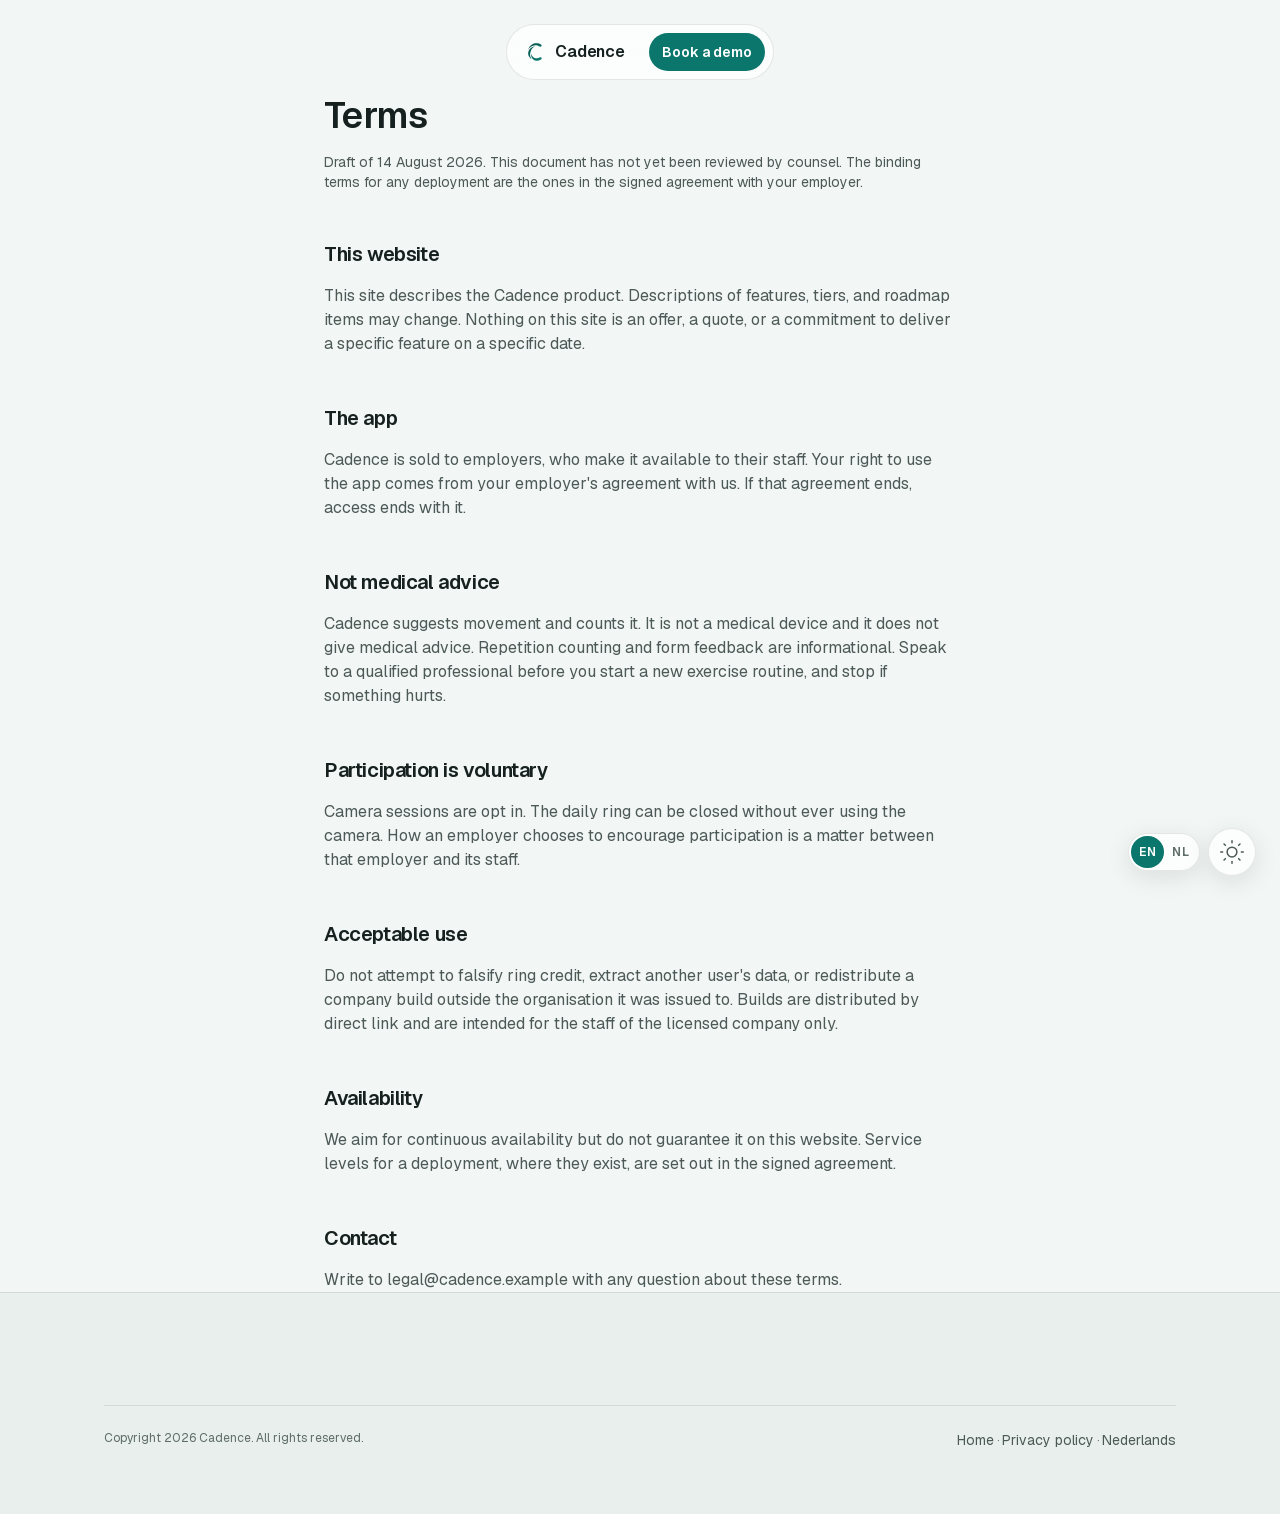
<file: en/terms.html>
<!doctype html>
<html lang="en">
  <head>
    <meta charset="utf-8" />
    <script>
      /* Applies a stored theme choice before first paint, so the toggle never flashes. */
      try {
        var t = localStorage.getItem('cadence-theme')
        if (t === 'light' || t === 'dark') document.documentElement.dataset.theme = t
      } catch (e) {}
    </script>
    <meta name="viewport" content="width=device-width, initial-scale=1" />
    <title>Terms — Cadence</title>
    <meta
      name="description"
      content="Terms covering use of the Cadence website and the Cadence corporate wellness app."
    />
    <meta name="robots" content="noindex" />
    <link rel="canonical" href="https://jeramai.github.io/cadence-site/en/terms.html" />
    <link rel="alternate" hreflang="en" href="https://jeramai.github.io/cadence-site/en/terms.html" />
    <link rel="alternate" hreflang="nl" href="https://jeramai.github.io/cadence-site/voorwaarden.html" />
    <link rel="alternate" hreflang="x-default" href="https://jeramai.github.io/cadence-site/en/terms.html" />
    <meta name="theme-color" content="#f2f6f5" media="(prefers-color-scheme: light)" />
    <meta name="theme-color" content="#0e1b19" media="(prefers-color-scheme: dark)" />
    <link rel="icon" href="../assets/img/favicon.svg" type="image/svg+xml" />
    <link rel="stylesheet" href="../assets/css/styles.css" />
  </head>

  <body>
    <a class="skip" href="#main">Skip to content</a>

    <nav class="nav" aria-label="Primary">
      <div class="nav__pill">
        <a class="nav__brand" href="index.html" aria-label="Cadence home">
          <img class="brandmark--light" src="../assets/img/logo-ink.svg" alt="" width="24" height="24" />
          <img class="brandmark--dark" src="../assets/img/logo.svg" alt="" width="24" height="24" />
          <span>Cadence</span>
        </a>
        <a class="btn btn--primary btn--sm" href="index.html#demo">Book a demo</a>
      </div>
    </nav>

    <div class="utils">
      <div class="lang" role="group" aria-label="Language">
        <a href="terms.html" hreflang="en" lang="en" aria-current="true">EN</a>
        <a href="../voorwaarden.html" hreflang="nl" lang="nl">NL</a>
      </div>

      <button class="theme-fab" id="theme-toggle" type="button" aria-label="Switch to dark theme">
      <svg class="icon-sun" viewBox="0 0 256 256" fill="none" stroke="currentColor" stroke-width="16" stroke-linecap="round" aria-hidden="true">
        <circle cx="128" cy="128" r="52" />
        <line x1="128" y1="28" x2="128" y2="8" />
        <line x1="128" y1="248" x2="128" y2="228" />
        <line x1="28" y1="128" x2="8" y2="128" />
        <line x1="248" y1="128" x2="228" y2="128" />
        <line x1="57" y1="57" x2="43" y2="43" />
        <line x1="213" y1="213" x2="199" y2="199" />
        <line x1="57" y1="199" x2="43" y2="213" />
        <line x1="213" y1="43" x2="199" y2="57" />
      </svg>
      <svg class="icon-moon" viewBox="0 0 256 256" fill="none" stroke="currentColor" stroke-width="16" stroke-linejoin="round" aria-hidden="true">
        <path d="M216 152A96 96 0 0 1 104 40a96 96 0 1 0 112 112Z" />
      </svg>
      </button>
    </div>

    <main id="main">
      <div class="wrap prose">
        <h1>Terms</h1>
        <p class="prose__meta">
          Draft of 14 August 2026. This document has not yet been reviewed by counsel. The
          binding terms for any deployment are the ones in the signed agreement with your
          employer.
        </p>

        <h2>This website</h2>
        <p>
          This site describes the Cadence product. Descriptions of features, tiers, and roadmap
          items may change. Nothing on this site is an offer, a quote, or a commitment to
          deliver a specific feature on a specific date.
        </p>

        <h2>The app</h2>
        <p>
          Cadence is sold to employers, who make it available to their staff. Your right to use
          the app comes from your employer's agreement with us. If that agreement ends, access
          ends with it.
        </p>

        <h2>Not medical advice</h2>
        <p>
          Cadence suggests movement and counts it. It is not a medical device and it does not
          give medical advice. Repetition counting and form feedback are informational. Speak to
          a qualified professional before you start a new exercise routine, and stop if
          something hurts.
        </p>

        <h2>Participation is voluntary</h2>
        <p>
          Camera sessions are opt in. The daily ring can be closed without ever using the camera.
          How an employer chooses to encourage participation is a matter between that employer
          and its staff.
        </p>

        <h2>Acceptable use</h2>
        <p>
          Do not attempt to falsify ring credit, extract another user's data, or redistribute a
          company build outside the organisation it was issued to. Builds are distributed by
          direct link and are intended for the staff of the licensed company only.
        </p>

        <h2>Availability</h2>
        <p>
          We aim for continuous availability but do not guarantee it on this website. Service
          levels for a deployment, where they exist, are set out in the signed agreement.
        </p>

        <h2>Contact</h2>
        <p>Write to legal@cadence.example with any question about these terms.</p>
      </div>
    </main>

    <footer class="footer">
      <div class="wrap">
        <div class="footer__base">
          <span>Copyright 2026 Cadence. All rights reserved.</span>
          <span>
            <a href="index.html">Home</a> · <a href="privacy.html">Privacy policy</a>
           ·
            <a href="../voorwaarden.html" hreflang="nl" lang="nl">Nederlands</a>
          </span>
        </div>
      </div>
    </footer>
  </body>
</html>
</file>
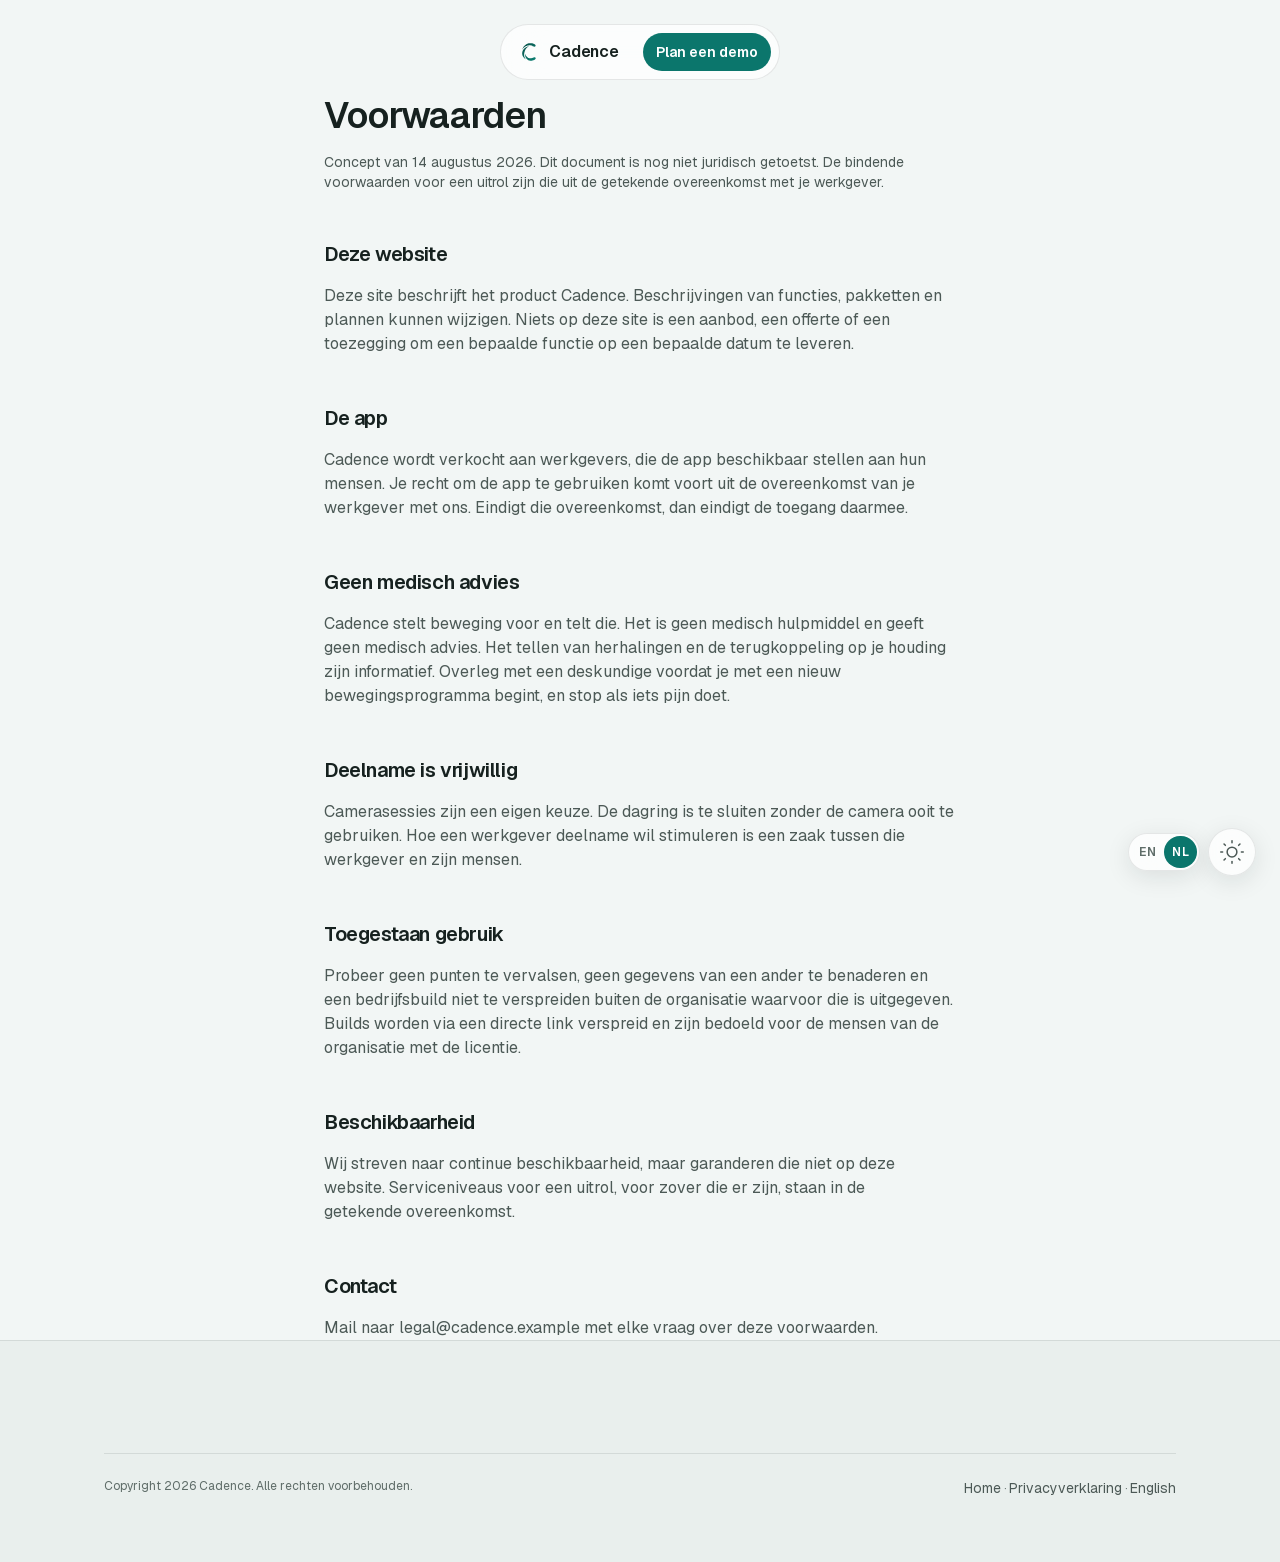
<file: nl/voorwaarden.html>
<!doctype html>
<html lang="nl">
  <head>
    <meta charset="utf-8" />
    <script>
      /* Zet een opgeslagen themakeuze vóór de eerste render, zodat er niets flikkert. */
      try {
        var t = localStorage.getItem('cadence-theme')
        if (t === 'light' || t === 'dark') document.documentElement.dataset.theme = t
      } catch (e) {}
    </script>
    <meta name="viewport" content="width=device-width, initial-scale=1" />
    <title>Voorwaarden — Cadence</title>
    <meta
      name="description"
      content="Voorwaarden voor het gebruik van de website van Cadence en van de Cadence-app voor vitaliteit op het werk."
    />
    <meta name="robots" content="noindex" />
    <link rel="alternate" hreflang="nl" href="https://jeramai.github.io/cadence-site/nl/voorwaarden.html" />
    <link rel="alternate" hreflang="en" href="https://jeramai.github.io/cadence-site/terms.html" />
    <meta name="theme-color" content="#f2f6f5" media="(prefers-color-scheme: light)" />
    <meta name="theme-color" content="#0e1b19" media="(prefers-color-scheme: dark)" />
    <link rel="icon" href="../assets/img/favicon.svg" type="image/svg+xml" />
    <link rel="stylesheet" href="../assets/css/styles.css" />
  </head>

  <body>
    <a class="skip" href="#main">Naar de inhoud</a>

    <nav class="nav" aria-label="Hoofdmenu">
      <div class="nav__pill">
        <a class="nav__brand" href="index.html" aria-label="Cadence home">
          <img class="brandmark--light" src="../assets/img/logo-ink.svg" alt="" width="24" height="24" />
          <img class="brandmark--dark" src="../assets/img/logo.svg" alt="" width="24" height="24" />
          <span>Cadence</span>
        </a>
        <a class="btn btn--primary btn--sm" href="index.html#demo">Plan een demo</a>
      </div>
    </nav>

    <div class="utils">
      <div class="lang" role="group" aria-label="Taal">
        <a href="../terms.html" hreflang="en" lang="en">EN</a>
        <a href="voorwaarden.html" hreflang="nl" lang="nl" aria-current="true">NL</a>
      </div>

      <button class="theme-fab" id="theme-toggle" type="button" aria-label="Wissel naar donker thema">
        <svg class="icon-sun" viewBox="0 0 256 256" fill="none" stroke="currentColor" stroke-width="16" stroke-linecap="round" aria-hidden="true">
          <circle cx="128" cy="128" r="52" />
          <line x1="128" y1="28" x2="128" y2="8" />
          <line x1="128" y1="248" x2="128" y2="228" />
          <line x1="28" y1="128" x2="8" y2="128" />
          <line x1="248" y1="128" x2="228" y2="128" />
          <line x1="57" y1="57" x2="43" y2="43" />
          <line x1="213" y1="213" x2="199" y2="199" />
          <line x1="57" y1="199" x2="43" y2="213" />
          <line x1="213" y1="43" x2="199" y2="57" />
        </svg>
        <svg class="icon-moon" viewBox="0 0 256 256" fill="none" stroke="currentColor" stroke-width="16" stroke-linejoin="round" aria-hidden="true">
          <path d="M216 152A96 96 0 0 1 104 40a96 96 0 1 0 112 112Z" />
        </svg>
      </button>
    </div>

    <main id="main">
      <div class="wrap prose">
        <h1>Voorwaarden</h1>
        <p class="prose__meta">
          Concept van 14 augustus 2026. Dit document is nog niet juridisch getoetst. De bindende
          voorwaarden voor een uitrol zijn die uit de getekende overeenkomst met je werkgever.
        </p>

        <h2>Deze website</h2>
        <p>
          Deze site beschrijft het product Cadence. Beschrijvingen van functies, pakketten en
          plannen kunnen wijzigen. Niets op deze site is een aanbod, een offerte of een toezegging
          om een bepaalde functie op een bepaalde datum te leveren.
        </p>

        <h2>De app</h2>
        <p>
          Cadence wordt verkocht aan werkgevers, die de app beschikbaar stellen aan hun mensen.
          Je recht om de app te gebruiken komt voort uit de overeenkomst van je werkgever met
          ons. Eindigt die overeenkomst, dan eindigt de toegang daarmee.
        </p>

        <h2>Geen medisch advies</h2>
        <p>
          Cadence stelt beweging voor en telt die. Het is geen medisch hulpmiddel en geeft geen
          medisch advies. Het tellen van herhalingen en de terugkoppeling op je houding zijn
          informatief. Overleg met een deskundige voordat je met een nieuw bewegingsprogramma
          begint, en stop als iets pijn doet.
        </p>

        <h2>Deelname is vrijwillig</h2>
        <p>
          Camerasessies zijn een eigen keuze. De dagring is te sluiten zonder de camera ooit te
          gebruiken. Hoe een werkgever deelname wil stimuleren is een zaak tussen die werkgever
          en zijn mensen.
        </p>

        <h2>Toegestaan gebruik</h2>
        <p>
          Probeer geen punten te vervalsen, geen gegevens van een ander te benaderen en een
          bedrijfsbuild niet te verspreiden buiten de organisatie waarvoor die is uitgegeven.
          Builds worden via een directe link verspreid en zijn bedoeld voor de mensen van de
          organisatie met de licentie.
        </p>

        <h2>Beschikbaarheid</h2>
        <p>
          Wij streven naar continue beschikbaarheid, maar garanderen die niet op deze website.
          Serviceniveaus voor een uitrol, voor zover die er zijn, staan in de getekende
          overeenkomst.
        </p>

        <h2>Contact</h2>
        <p>Mail naar legal@cadence.example met elke vraag over deze voorwaarden.</p>
      </div>
    </main>

    <footer class="footer">
      <div class="wrap">
        <div class="footer__base">
          <span>Copyright 2026 Cadence. Alle rechten voorbehouden.</span>
          <span>
            <a href="index.html">Home</a> · <a href="privacy.html">Privacyverklaring</a> ·
            <a href="../terms.html" hreflang="en" lang="en">English</a>
          </span>
        </div>
      </div>
    </footer>

    <script src="../assets/js/main.js" defer></script>
  </body>
</html>
</file>
<file: assets/css/styles.css>
/* Cadence marketing site. Tokens mirror src/theme/themeVars.ts + src/config/brand.ts.
   Light is the default. Dark follows the reader's OS setting. */

@font-face {
  font-family: 'Geist';
  font-style: normal;
  font-weight: 100 900;
  font-display: swap;
  src: url('../fonts/geist-latin.woff2') format('woff2');
  unicode-range: U+0000-00FF, U+0131, U+0152-0153, U+02BB-02BC, U+02C6, U+02DA, U+02DC,
    U+0304, U+0308, U+0329, U+2000-206F, U+20AC, U+2122, U+2191, U+2193, U+2212, U+2215,
    U+FEFF, U+FFFD;
}

@font-face {
  font-family: 'Geist';
  font-style: normal;
  font-weight: 100 900;
  font-display: swap;
  src: url('../fonts/geist-latin-ext.woff2') format('woff2');
  unicode-range: U+0100-02BA, U+02BD-02C5, U+02C7-02CC, U+02CE-02D7, U+02DD-02FF,
    U+0304, U+0308, U+0329, U+1D00-1DBF, U+1E00-1E9F, U+1EF2-1EFF, U+2020, U+20A0-20AB,
    U+20AD-20C0, U+2113, U+2C60-2C7F, U+A720-A7FF;
}

/* ── Tokens: light (default) ───────────────────────────────────────────────── */

:root {
  color-scheme: light;

  /* Grounds. From the app's light theme: #F2F6F5 base, white cards. */
  --ground: #f2f6f5;
  --ground-alt: #e9efed;
  --surface: #ffffff;
  --surface-2: #f0faf8;

  --border: rgba(20, 33, 31, 0.1);
  --border-strong: rgba(20, 33, 31, 0.18);

  --text: #16211f;
  --text-dim: #4c5956;
  --text-faint: #5f6d69;

  /* Brand teal splits in two on a light ground: the fill stays the brand value,
     text uses a darkened mix because #0fa596 is only 3.07:1 on white. */
  --brand: #0fa596;
  --brand-text: #0b766c;
  --btn-bg: #0b766c;
  --btn-bg-hover: #096056;
  --on-brand: #ffffff;

  --amber: #dd922a;
  --amber-text: #925f17;
  --indigo: #7a7bd0;
  --indigo-text: #5d5ec6;
  --rose: #c25b86;
  --danger: #c02b26;

  --grad-from: #000000;
  --grad-to: #666666;
  --glow: rgba(15, 165, 150, 0.12);

  --nav-bg: rgba(255, 255, 255, 0.74);
  --nav-bg-scrolled: rgba(255, 255, 255, 0.9);
  --menu-bg: rgba(242, 246, 245, 0.82);

  --phone-shell: #e9efed;
  --phone-screen: #ffffff;
  --chip: #f2f6f5;
  --ring-track: rgba(20, 33, 31, 0.09);
  --input-bg: #ffffff;

  --tint-brand: rgba(15, 165, 150, 0.1);
  --tint-brand-line: rgba(15, 165, 150, 0.28);
  --tint-amber: rgba(221, 146, 42, 0.12);
  --tint-amber-line: rgba(221, 146, 42, 0.4);
  --tint-indigo: rgba(122, 123, 208, 0.12);
  --tint-indigo-line: rgba(122, 123, 208, 0.4);

  --reveal-muted: rgba(22, 33, 31, 0.28);

  --shadow-card: 0 1px 2px rgba(20, 33, 31, 0.04), 0 10px 28px rgba(20, 33, 31, 0.05);
  --shadow-card-hover: 0 2px 4px rgba(20, 33, 31, 0.05), 0 16px 36px rgba(20, 33, 31, 0.08);
  --shadow-phone: 0 28px 56px rgba(20, 33, 31, 0.16);
  --shadow-nav: 0 6px 24px rgba(20, 33, 31, 0.1);

  /* Spacing scale. Nothing between these, nothing outside them. */
  --s-25: 2px;
  --s-50: 4px;
  --s-75: 8px;
  --s-100: 12px;
  --s-200: 16px;
  --s-300: 24px;
  --s-400: 32px;
  --s-500: 40px;
  --s-600: 48px;
  --s-700: 64px;
  --s-800: 80px;
  --s-900: 96px;

  --ease: cubic-bezier(0.32, 0.72, 0, 1);
  --measure: 680px;
}

/* ── Tokens: dark (the app's Teal Ink theme) ───────────────────────────────── */

/* Dark, twice on purpose. The media block serves readers with no JavaScript and no
   stored choice; the attribute block lets the toggle override the OS setting in both
   directions. The two lists are identical and must stay in sync. */

@media (prefers-color-scheme: dark) {
  :root:not([data-theme='light']) {
    color-scheme: dark;
    --ground: #0e1b19;
    --ground-alt: #0a1413;
    --surface: #162523;
    --surface-2: #1b2b29;

    --border: rgba(255, 255, 255, 0.08);
    --border-strong: rgba(255, 255, 255, 0.14);

    --text: #f2f6f5;
    --text-dim: #9cb2ae;
    --text-faint: #7d938f;

    --brand: #2cc7b6;
    --brand-text: #2cc7b6;
    --btn-bg: #2cc7b6;
    --btn-bg-hover: #45efdd;
    --on-brand: #06100f;

    --amber: #efac47;
    --amber-text: #efac47;
    --indigo: #9a9bea;
    --indigo-text: #9a9bea;
    --rose: #e58cae;
    --danger: #ff8080;

    --grad-from: #ffffff;
    --grad-to: #9b9b9b;
    --glow: rgba(44, 199, 182, 0.1);

    --nav-bg: rgba(14, 27, 25, 0.72);
    --nav-bg-scrolled: rgba(10, 20, 19, 0.88);
    --menu-bg: rgba(10, 20, 19, 0.8);

    --phone-shell: #0a1413;
    --phone-screen: #0e1b19;
    --chip: #162523;
    --ring-track: rgba(255, 255, 255, 0.06);
    --input-bg: #0a1413;

    --tint-brand: rgba(44, 199, 182, 0.1);
    --tint-brand-line: rgba(44, 199, 182, 0.24);
    --tint-amber: rgba(239, 172, 71, 0.1);
    --tint-amber-line: rgba(239, 172, 71, 0.4);
    --tint-indigo: rgba(154, 155, 234, 0.1);
    --tint-indigo-line: rgba(154, 155, 234, 0.4);

    --reveal-muted: rgba(242, 246, 245, 0.3);

    --shadow-card: none;
    --shadow-card-hover: none;
    --shadow-phone: 0 32px 64px rgba(0, 0, 0, 0.5);
    --shadow-nav: 0 8px 32px rgba(0, 0, 0, 0.4);
  }
}

:root[data-theme='dark'] {
  color-scheme: dark;
  --ground: #0e1b19;
  --ground-alt: #0a1413;
  --surface: #162523;
  --surface-2: #1b2b29;

  --border: rgba(255, 255, 255, 0.08);
  --border-strong: rgba(255, 255, 255, 0.14);

  --text: #f2f6f5;
  --text-dim: #9cb2ae;
  --text-faint: #7d938f;

  --brand: #2cc7b6;
  --brand-text: #2cc7b6;
  --btn-bg: #2cc7b6;
  --btn-bg-hover: #45efdd;
  --on-brand: #06100f;

  --amber: #efac47;
  --amber-text: #efac47;
  --indigo: #9a9bea;
  --indigo-text: #9a9bea;
  --rose: #e58cae;
  --danger: #ff8080;

  --grad-from: #ffffff;
  --grad-to: #9b9b9b;
  --glow: rgba(44, 199, 182, 0.1);

  --nav-bg: rgba(14, 27, 25, 0.72);
  --nav-bg-scrolled: rgba(10, 20, 19, 0.88);
  --menu-bg: rgba(10, 20, 19, 0.8);

  --phone-shell: #0a1413;
  --phone-screen: #0e1b19;
  --chip: #162523;
  --ring-track: rgba(255, 255, 255, 0.06);
  --input-bg: #0a1413;

  --tint-brand: rgba(44, 199, 182, 0.1);
  --tint-brand-line: rgba(44, 199, 182, 0.24);
  --tint-amber: rgba(239, 172, 71, 0.1);
  --tint-amber-line: rgba(239, 172, 71, 0.4);
  --tint-indigo: rgba(154, 155, 234, 0.1);
  --tint-indigo-line: rgba(154, 155, 234, 0.4);

  --reveal-muted: rgba(242, 246, 245, 0.3);

  --shadow-card: none;
  --shadow-card-hover: none;
  --shadow-phone: 0 32px 64px rgba(0, 0, 0, 0.5);
  --shadow-nav: 0 8px 32px rgba(0, 0, 0, 0.4);
}

*,
*::before,
*::after {
  box-sizing: border-box;
}

html {
  scroll-behavior: smooth;
  scroll-padding-top: var(--s-900);
  -webkit-text-size-adjust: 100%;
}

body {
  margin: 0;
  background: var(--ground);
  color: var(--text);
  font-family: 'Geist', ui-sans-serif, system-ui, sans-serif;
  font-size: 1rem;
  line-height: 1.5rem;
  font-feature-settings: 'ss01', 'cv01';
  -webkit-font-smoothing: antialiased;
  overflow-x: hidden;
}

img,
svg {
  max-width: 100%;
  display: block;
}

/* The brand mark ships in two grounds: aqua for dark, ink for light. Swapped in CSS
   rather than with <picture media>, because a media attribute cannot see the toggle. */
.brandmark--dark {
  display: none;
}

@media (prefers-color-scheme: dark) {
  :root:not([data-theme='light']) .brandmark--light {
    display: none;
  }

  :root:not([data-theme='light']) .brandmark--dark {
    display: block;
  }
}

:root[data-theme='dark'] .brandmark--light {
  display: none;
}

:root[data-theme='dark'] .brandmark--dark {
  display: block;
}

/* ── Theme toggle ──────────────────────────────────────────────────────────── */

/* Utility cluster: floats clear of the nav pill, bottom right. Below the mobile
   menu overlay (40) so an open menu covers it rather than it sitting on top. */
.utils {
  position: fixed;
  right: var(--s-300);
  bottom: var(--s-300);
  z-index: 30;
  display: flex;
  align-items: center;
  gap: var(--s-75);
}

.lang {
  display: flex;
  align-items: center;
  padding: var(--s-25);
  border: 1px solid var(--border);
  border-radius: 9999px;
  background: var(--nav-bg);
  backdrop-filter: blur(20px) saturate(160%);
  -webkit-backdrop-filter: blur(20px) saturate(160%);
  box-shadow: var(--shadow-nav);
}

.lang a {
  display: grid;
  place-items: center;
  min-width: var(--s-400);
  height: var(--s-400);
  padding-inline: var(--s-75);
  border-radius: 9999px;
  font-size: 0.75rem;
  line-height: 1rem;
  font-weight: 600;
  letter-spacing: 0.04em;
  text-decoration: none;
  color: var(--text-faint);
  transition: color 300ms var(--ease), background 300ms var(--ease);
}

.lang a:hover {
  color: var(--brand-text);
}

.lang a[aria-current='true'] {
  color: var(--on-brand);
  background: var(--btn-bg);
}

.theme-fab {
  display: grid;
  place-items: center;
  width: var(--s-600);
  height: var(--s-600);
  padding: 0;
  border: 1px solid var(--border);
  border-radius: 9999px;
  background: var(--nav-bg);
  backdrop-filter: blur(20px) saturate(160%);
  -webkit-backdrop-filter: blur(20px) saturate(160%);
  box-shadow: var(--shadow-nav);
  color: var(--text-dim);
  cursor: pointer;
  flex-shrink: 0;
  transition: color 300ms var(--ease), background 300ms var(--ease),
    border-color 300ms var(--ease), transform 300ms var(--ease);
}

.theme-fab:hover {
  color: var(--brand-text);
  border-color: var(--brand-text);
  transform: translateY(-2px);
}

.theme-fab:active {
  transform: scale(0.94);
}

.theme-fab svg {
  width: var(--s-300);
  height: var(--s-300);
}

/* Sun in light, moon in dark: the icon shows the theme you are in. */
.theme-fab .icon-moon {
  display: none;
}

@media (prefers-color-scheme: dark) {
  :root:not([data-theme='light']) .theme-fab .icon-sun {
    display: none;
  }

  :root:not([data-theme='light']) .theme-fab .icon-moon {
    display: block;
  }
}

:root[data-theme='dark'] .theme-fab .icon-sun {
  display: none;
}

:root[data-theme='dark'] .theme-fab .icon-moon {
  display: block;
}

h1,
h2,
h3,
h4 {
  text-wrap: balance;
  margin: 0;
  font-weight: 600;
  letter-spacing: -0.02em;
}

p,
li {
  text-wrap: pretty;
}

p {
  margin: 0;
}

a {
  color: inherit;
}

:focus-visible {
  outline: 2px solid var(--brand-text);
  outline-offset: 3px;
  border-radius: 4px;
}

::selection {
  background: var(--brand);
  color: var(--on-brand);
}

/* ── Layout ────────────────────────────────────────────────────────────────── */

.wrap {
  width: 100%;
  max-width: 1120px;
  margin-inline: auto;
  padding-inline: var(--s-300);
}

.section {
  padding-block: var(--s-800);
}

@media (min-width: 768px) {
  .section {
    padding-block: var(--s-900);
  }
}

.section--deep {
  background: var(--ground-alt);
}

.skip {
  position: absolute;
  left: var(--s-200);
  top: calc(var(--s-200) * -6);
  z-index: 100;
  background: var(--btn-bg);
  color: var(--on-brand);
  padding: var(--s-75) var(--s-100);
  border-radius: 8px;
  font-size: 0.875rem;
  line-height: 1.25rem;
  font-weight: 600;
  text-decoration: none;
  transition: top 300ms var(--ease);
}

.skip:focus {
  top: var(--s-200);
}

/* ── Eyebrow + section heads ───────────────────────────────────────────────── */

.eyebrow {
  display: inline-flex;
  align-items: center;
  gap: var(--s-75);
  font-size: 0.75rem;
  line-height: 1rem;
  font-weight: 600;
  letter-spacing: 0.08em;
  text-transform: uppercase;
  color: var(--brand-text);
  margin-bottom: var(--s-200);
}

.eyebrow::before {
  content: '';
  width: var(--s-300);
  height: 1px;
  background: var(--brand-text);
  opacity: 0.5;
}

.section-title {
  font-size: 1.875rem;
  line-height: 2.25rem;
  max-width: var(--measure);
}

.section-lede {
  margin-top: var(--s-300);
  max-width: var(--measure);
  font-size: 1.125rem;
  line-height: 1.75rem;
  color: var(--text-dim);
}

@media (min-width: 768px) {
  .section-title {
    font-size: 2.25rem;
    line-height: 2.5rem;
  }
}

/* ── Nav: floating glass pill ──────────────────────────────────────────────── */

.nav {
  position: fixed;
  inset-inline: 0;
  top: 0;
  z-index: 50;
  display: flex;
  justify-content: center;
  padding-top: var(--s-300);
  pointer-events: none;
}

.nav__pill {
  pointer-events: auto;
  width: max-content;
  max-width: calc(100vw - var(--s-400));
  display: flex;
  align-items: center;
  gap: var(--s-300);
  padding: var(--s-75) var(--s-75) var(--s-75) var(--s-200);
  border-radius: 9999px;
  border: 1px solid var(--border);
  background: var(--nav-bg);
  backdrop-filter: blur(20px) saturate(160%);
  -webkit-backdrop-filter: blur(20px) saturate(160%);
  transition: all 700ms var(--ease);
}

.nav--scrolled .nav__pill {
  background: var(--nav-bg-scrolled);
  border-color: var(--border-strong);
  box-shadow: var(--shadow-nav);
}

.nav__brand {
  display: flex;
  align-items: center;
  gap: var(--s-75);
  text-decoration: none;
  font-weight: 600;
  font-size: 1rem;
  line-height: 1.5rem;
  letter-spacing: -0.01em;
}

.nav__brand img {
  width: var(--s-300);
  height: var(--s-300);
}

.nav__links {
  display: none;
  align-items: center;
  gap: var(--s-300);
  list-style: none;
  margin: 0;
  padding: 0;
}

.nav__links a {
  text-decoration: none;
  font-size: 0.875rem;
  line-height: 1.25rem;
  font-weight: 500;
  color: var(--text-dim);
  transition: color 300ms var(--ease);
}

.nav__links a:hover,
.nav__links a[aria-current='page'] {
  color: var(--brand-text);
}

@media (min-width: 900px) {
  .nav__links {
    display: flex;
  }
}

/* Hamburger that morphs into an X. */
.nav__burger {
  display: grid;
  place-items: center;
  width: var(--s-400);
  height: var(--s-400);
  border: 0;
  background: transparent;
  cursor: pointer;
  border-radius: 9999px;
  position: relative;
  flex-shrink: 0;
}

.nav__burger span {
  position: absolute;
  width: 16px;
  height: 1.5px;
  background: var(--text);
  border-radius: 2px;
  transition: transform 700ms var(--ease), opacity 300ms var(--ease);
}

.nav__burger span:nth-child(1) {
  transform: translateY(-4px);
}

.nav__burger span:nth-child(2) {
  transform: translateY(4px);
}

.nav__burger[aria-expanded='true'] span:nth-child(1) {
  transform: translateY(0) rotate(45deg);
}

.nav__burger[aria-expanded='true'] span:nth-child(2) {
  transform: translateY(0) rotate(-45deg);
}

@media (min-width: 900px) {
  .nav__burger {
    display: none;
  }
}

/* ── Mobile overlay ────────────────────────────────────────────────────────── */

.menu {
  position: fixed;
  inset: 0;
  z-index: 40;
  display: grid;
  place-content: center;
  gap: var(--s-300);
  background: var(--menu-bg);
  backdrop-filter: blur(48px);
  -webkit-backdrop-filter: blur(48px);
  opacity: 0;
  visibility: hidden;
  transition: opacity 700ms var(--ease), visibility 700ms var(--ease);
}

.menu[data-open='true'] {
  opacity: 1;
  visibility: visible;
}

.menu a {
  text-decoration: none;
  font-size: 1.875rem;
  line-height: 2.25rem;
  font-weight: 600;
  letter-spacing: -0.02em;
  text-align: center;
  transform: translateY(48px);
  opacity: 0;
  transition: transform 700ms var(--ease), opacity 700ms var(--ease);
}

.menu[data-open='true'] a {
  transform: translateY(0);
  opacity: 1;
}

.menu a:nth-child(1) { transition-delay: 100ms; }
.menu a:nth-child(2) { transition-delay: 150ms; }
.menu a:nth-child(3) { transition-delay: 200ms; }
.menu a:nth-child(4) { transition-delay: 250ms; }
.menu a:nth-child(5) { transition-delay: 300ms; }
.menu a:nth-child(6) { transition-delay: 350ms; }
.menu a:nth-child(7) { transition-delay: 400ms; }

/* ── Buttons ───────────────────────────────────────────────────────────────── */

.btn {
  display: inline-flex;
  align-items: center;
  justify-content: center;
  gap: var(--s-75);
  padding: var(--s-75) var(--s-100);
  border-radius: 9999px;
  border: 1px solid transparent;
  font-family: inherit;
  font-size: 1rem;
  line-height: 1.5rem;
  font-weight: 600;
  text-decoration: none;
  white-space: nowrap;
  cursor: pointer;
  transition: all 700ms var(--ease);
}

.btn--primary {
  background: var(--btn-bg);
  color: var(--on-brand);
}

.btn--primary:hover {
  background: var(--btn-bg-hover);
  transform: translateY(-1px);
}

.btn--primary:active {
  transform: scale(0.98);
}

.btn--ghost {
  background: transparent;
  border-color: var(--border-strong);
  color: var(--text);
}

.btn--ghost:hover {
  background: var(--surface);
  border-color: var(--brand-text);
  color: var(--brand-text);
}

.btn--ghost:active {
  transform: scale(0.98);
}

.btn--sm {
  font-size: 0.875rem;
  line-height: 1.25rem;
  padding: var(--s-75) var(--s-100);
}

.btn--wide {
  padding: var(--s-100) var(--s-300);
}

.btn[aria-disabled='true'] {
  opacity: 0.4;
  cursor: not-allowed;
  pointer-events: none;
}

/* ── Hero ──────────────────────────────────────────────────────────────────── */

.hero {
  position: relative;
  padding-top: var(--s-900);
  padding-bottom: var(--s-800);
  overflow: hidden;
}

@media (min-width: 768px) {
  .hero {
    padding-top: calc(var(--s-900) + var(--s-600));
  }
}

.hero__grid {
  display: grid;
  gap: var(--s-700);
  align-items: center;
}

@media (min-width: 1000px) {
  .hero__grid {
    grid-template-columns: 1fr auto;
    gap: var(--s-800);
  }
}

.hero h1 {
  max-width: var(--measure);
  font-size: 2.25rem;
  line-height: 2.5rem;
  background: linear-gradient(to right, var(--grad-from), var(--grad-to));
  -webkit-background-clip: text;
  background-clip: text;
  color: transparent;
}

@media (min-width: 768px) {
  .hero h1 {
    font-size: 3rem;
    line-height: 1.08;
  }
}

@media (min-width: 1000px) {
  .hero h1 {
    font-size: 3.75rem;
    line-height: 1.05;
  }
}

.hero__sub {
  margin-top: var(--s-300);
  max-width: var(--measure);
  font-size: 1.125rem;
  line-height: 1.75rem;
  color: var(--text-dim);
}

.hero__cta {
  margin-top: var(--s-500);
  display: flex;
  flex-wrap: wrap;
  gap: var(--s-100);
}

.hero__proof {
  margin-top: var(--s-500);
  display: flex;
  align-items: center;
  gap: var(--s-75);
  font-size: 0.875rem;
  line-height: 1.25rem;
  color: var(--text-faint);
}

.hero__proof svg {
  width: var(--s-200);
  height: var(--s-200);
  color: var(--brand-text);
  flex-shrink: 0;
}

/* Soft brand wash behind the hero. A radial glow layer, not a panel background,
   so every real surface stays flat. */
.hero::before {
  content: '';
  position: absolute;
  top: -20%;
  left: 50%;
  width: 900px;
  height: 900px;
  transform: translateX(-50%);
  background: radial-gradient(circle, var(--glow), transparent 62%);
  pointer-events: none;
  z-index: -1;
}

/* ── Phone + ring ──────────────────────────────────────────────────────────── */

.phone {
  width: 280px;
  margin-inline: auto;
  border-radius: 40px;
  border: 1px solid var(--border-strong);
  background: var(--phone-shell);
  padding: var(--s-100);
  box-shadow: var(--shadow-phone);
}

.phone__screen {
  /* Nested radius: 40px outer, 12px gap. 40 - 12 = 28. */
  border-radius: 28px;
  background: var(--phone-screen);
  border: 1px solid var(--border);
  padding: var(--s-300) var(--s-200) var(--s-200);
  display: grid;
  gap: var(--s-300);
}

.phone__head {
  display: flex;
  align-items: baseline;
  justify-content: space-between;
}

.phone__date {
  font-size: 0.75rem;
  line-height: 1rem;
  color: var(--text-faint);
  letter-spacing: 0.04em;
  text-transform: uppercase;
}

.phone__streak {
  font-size: 0.75rem;
  line-height: 1rem;
  font-weight: 600;
  color: var(--amber-text);
}

.ring-wrap {
  position: relative;
  height: 200px;
  display: grid;
  place-items: center;
}

.ring {
  position: absolute;
  inset: 0;
  margin: auto;
  width: 200px;
  height: 200px;
  transform: rotate(-90deg);
}

.ring__track {
  fill: none;
  stroke: var(--ring-track);
  stroke-width: 14;
}

.ring__arc {
  fill: none;
  stroke: var(--brand);
  stroke-width: 14;
  stroke-linecap: round;
  stroke-dasharray: var(--len) 999;
  stroke-dashoffset: var(--len);
  transition: stroke-dashoffset 1600ms var(--ease);
}

.is-visible .ring__arc {
  stroke-dashoffset: var(--off);
}

.ring__center {
  position: relative;
  text-align: center;
}

.ring__value {
  font-size: 2.25rem;
  line-height: 2.5rem;
  font-weight: 600;
  letter-spacing: -0.03em;
  font-variant-numeric: tabular-nums;
}

.ring__goal {
  color: var(--text-faint);
}

.ring__unit {
  font-size: 0.75rem;
  line-height: 1rem;
  color: var(--text-faint);
  letter-spacing: 0.08em;
  text-transform: uppercase;
}

.phone__tasks {
  display: grid;
  gap: var(--s-75);
}

.task {
  display: flex;
  align-items: center;
  gap: var(--s-100);
  /* Nested radius: 28px screen, 16px gap. 28 - 16 = 12. */
  border-radius: 12px;
  border: 1px solid var(--border);
  background: var(--chip);
  padding: var(--s-75) var(--s-100);
}

.task__dot {
  width: var(--s-75);
  height: var(--s-75);
  border-radius: 9999px;
  flex-shrink: 0;
}

.task__dot--move { background: var(--brand); }
.task__dot--break { background: var(--amber); }
.task__dot--recover { background: var(--rose); }

.task__name {
  font-size: 0.75rem;
  line-height: 1rem;
  font-weight: 500;
  flex: 1;
}

.task__pts {
  font-size: 0.75rem;
  line-height: 1rem;
  color: var(--text-faint);
  font-variant-numeric: tabular-nums;
}

/* ── Stat strip ────────────────────────────────────────────────────────────── */

.stats {
  border-block: 1px solid var(--border);
  background: var(--ground-alt);
}

.stats__grid {
  display: grid;
  grid-template-columns: repeat(2, 1fr);
  gap: var(--s-500) var(--s-300);
  padding-block: var(--s-600);
}

@media (min-width: 768px) {
  .stats__grid {
    grid-template-columns: repeat(4, 1fr);
  }
}

.stat__num {
  font-size: 1.875rem;
  line-height: 2.25rem;
  font-weight: 600;
  letter-spacing: -0.03em;
  color: var(--brand-text);
  font-variant-numeric: tabular-nums;
}

.stat__label {
  margin-top: var(--s-50);
  font-size: 0.875rem;
  line-height: 1.25rem;
  color: var(--text-dim);
}

.stats__source {
  padding-bottom: var(--s-600);
  margin-top: calc(var(--s-300) * -1);
  font-size: 0.75rem;
  line-height: 1rem;
  color: var(--text-faint);
}

.stats__source a {
  color: var(--brand-text);
}

/* A caveat under a section, set quieter than the body but still readable. */
.section-note {
  margin-top: var(--s-500);
  max-width: var(--measure);
  font-size: 0.875rem;
  line-height: 1.25rem;
  color: var(--text-faint);
}

/* ── Sources ───────────────────────────────────────────────────────────────── */

.sources {
  margin: var(--s-600) 0 0;
  padding: 0;
  list-style: none;
  display: grid;
  gap: var(--s-300);
  max-width: 840px;
}

.sources li {
  padding-left: var(--s-300);
  border-left: 2px solid var(--tint-brand-line);
  font-size: 0.875rem;
  line-height: 1.25rem;
  color: var(--text-dim);
}

.sources strong {
  display: block;
  color: var(--text);
  font-weight: 500;
  margin-bottom: var(--s-50);
}

.sources a {
  color: var(--brand-text);
  text-decoration: underline;
  text-underline-offset: 2px;
}

/* ── Cards ─────────────────────────────────────────────────────────────────── */

.grid {
  display: grid;
  gap: var(--s-300);
  margin-top: var(--s-600);
}

@media (min-width: 700px) {
  .grid--2 {
    grid-template-columns: repeat(2, 1fr);
  }
  .grid--3 {
    grid-template-columns: repeat(3, 1fr);
  }
}

@media (min-width: 1000px) {
  .grid--4 {
    grid-template-columns: repeat(4, 1fr);
  }
}

@media (max-width: 699px) {
  .grid--4 {
    grid-template-columns: repeat(2, 1fr);
  }
}

.card {
  border-radius: 16px;
  border: 1px solid var(--border);
  background: var(--surface);
  padding: var(--s-300);
  box-shadow: var(--shadow-card);
  transition: all 700ms var(--ease);
}

.card:hover {
  border-color: var(--border-strong);
  box-shadow: var(--shadow-card-hover);
  transform: translateY(-2px);
}

.card__icon {
  width: var(--s-500);
  height: var(--s-500);
  border-radius: 10px;
  display: grid;
  place-items: center;
  background: var(--tint-brand);
  border: 1px solid var(--tint-brand-line);
  color: var(--brand-text);
  margin-bottom: var(--s-200);
}

.card__icon svg {
  width: var(--s-300);
  height: var(--s-300);
}

.card h3 {
  font-size: 1.125rem;
  line-height: 1.75rem;
}

.card p {
  margin-top: var(--s-75);
  font-size: 0.875rem;
  line-height: 1.25rem;
  color: var(--text-dim);
}

/* ── Tagline reveal ────────────────────────────────────────────────────────── */

.reveal-section {
  padding-block: var(--s-900);
}

.reveal {
  /* offsetParent for the words, so their offsetLeft is measured inside this block. */
  position: relative;
  max-width: var(--measure);
  font-size: 1.875rem;
  line-height: 2.5rem;
  font-weight: 600;
  letter-spacing: -0.02em;
}

@media (min-width: 768px) {
  .reveal {
    font-size: 2.25rem;
    line-height: 3rem;
  }
}

@media (min-width: 1000px) {
  .reveal {
    font-size: 3rem;
    line-height: 1.25;
  }
}

.reveal .w {
  color: var(--reveal-muted);
  transition: color 700ms var(--ease);
}

.reveal .w.on {
  color: var(--text);
}

.reveal .w.accent.on {
  color: var(--brand-text);
}

/* ── Steps ─────────────────────────────────────────────────────────────────── */

.step {
  border-radius: 16px;
  border: 1px solid var(--border);
  background: var(--surface);
  padding: var(--s-300);
  box-shadow: var(--shadow-card);
}

.step__n {
  font-size: 0.75rem;
  line-height: 1rem;
  font-weight: 600;
  letter-spacing: 0.08em;
  color: var(--brand-text);
  text-transform: uppercase;
}

.step h3 {
  margin-top: var(--s-100);
  font-size: 1.25rem;
  line-height: 1.75rem;
}

.step p {
  margin-top: var(--s-75);
  font-size: 0.875rem;
  line-height: 1.25rem;
  color: var(--text-dim);
}

/* ── Trust tiers ───────────────────────────────────────────────────────────── */

.tiers {
  margin-top: var(--s-600);
  display: grid;
  gap: var(--s-300);
}

@media (min-width: 800px) {
  .tiers {
    grid-template-columns: repeat(3, 1fr);
  }
}

.tier {
  border-radius: 16px;
  border: 1px solid var(--border);
  background: var(--surface);
  padding: var(--s-300);
  box-shadow: var(--shadow-card);
  display: flex;
  flex-direction: column;
  gap: var(--s-100);
}

.tier--verified {
  border-color: var(--tint-brand-line);
  background: var(--surface-2);
}

.badge {
  align-self: flex-start;
  display: inline-flex;
  align-items: center;
  gap: var(--s-50);
  border-radius: 9999px;
  padding: var(--s-25) var(--s-75);
  font-size: 0.75rem;
  line-height: 1rem;
  font-weight: 600;
  letter-spacing: 0.04em;
  text-transform: uppercase;
  border: 1px solid;
}

.badge--verified {
  color: var(--brand-text);
  border-color: var(--tint-brand-line);
  background: var(--tint-brand);
}

.badge--assisted {
  color: var(--amber-text);
  border-color: var(--tint-amber-line);
  background: var(--tint-amber);
}

.badge--self {
  color: var(--indigo-text);
  border-color: var(--tint-indigo-line);
  background: var(--tint-indigo);
}

.tier h3 {
  font-size: 1.25rem;
  line-height: 1.75rem;
}

.tier p {
  font-size: 0.875rem;
  line-height: 1.25rem;
  color: var(--text-dim);
}

.tier__cap {
  margin-top: auto;
  padding-top: var(--s-100);
  font-size: 0.75rem;
  line-height: 1rem;
  color: var(--text-faint);
  border-top: 1px solid var(--border);
}

/* ── Presets ───────────────────────────────────────────────────────────────── */

.preset {
  border-radius: 16px;
  border: 1px solid var(--border);
  background: var(--surface);
  padding: var(--s-300);
  box-shadow: var(--shadow-card);
}

.preset h3 {
  font-size: 1.125rem;
  line-height: 1.75rem;
}

.preset__list {
  margin: var(--s-200) 0 0;
  padding: 0;
  list-style: none;
  display: grid;
  gap: var(--s-75);
}

.preset__list li {
  display: flex;
  align-items: center;
  gap: var(--s-75);
  font-size: 0.875rem;
  line-height: 1.25rem;
  color: var(--text-dim);
}

.preset__list li::before {
  content: '';
  width: var(--s-50);
  height: var(--s-50);
  border-radius: 9999px;
  background: var(--brand);
  flex-shrink: 0;
}

/* ── Screenshot strip ──────────────────────────────────────────────────────── */

.shots {
  display: grid;
  gap: var(--s-300);
  margin-top: var(--s-600);
}

@media (min-width: 720px) {
  .shots {
    grid-template-columns: repeat(3, 1fr);
  }
}

.shot {
  margin: 0;
  border-radius: 24px;
  border: 1px solid var(--border);
  background: var(--surface);
  padding: var(--s-100);
  box-shadow: var(--shadow-card);
  transition: transform 700ms var(--ease), box-shadow 700ms var(--ease);
}

.shot:hover {
  transform: translateY(-2px);
  box-shadow: var(--shadow-card-hover);
}

.shot img {
  /* Nested radius: 24px outer, 12px gap. 24 - 12 = 12. */
  border-radius: 12px;
  width: 100%;
  height: auto;
  display: block;
  background: var(--chip);
}

/* The app has its own light and dark themes, so the screenshots swap with the page.
   Same mechanism as the brand mark: CSS, not <picture media>, because a media
   attribute cannot see the theme toggle.

   Qualified with `img` on purpose: `.shot img` above sets `display: block` and at
   0,1,1 it outranks a bare `.shot__dark` at 0,1,0, so both images would render. */
.shot img.shot__dark {
  display: none;
}

@media (prefers-color-scheme: dark) {
  :root:not([data-theme='light']) .shot img.shot__light {
    display: none;
  }

  :root:not([data-theme='light']) .shot img.shot__dark {
    display: block;
  }
}

:root[data-theme='dark'] .shot img.shot__light {
  display: none;
}

:root[data-theme='dark'] .shot img.shot__dark {
  display: block;
}

.shot figcaption {
  padding: var(--s-200) var(--s-100) var(--s-50);
  font-size: 0.875rem;
  line-height: 1.25rem;
  color: var(--text-dim);
}

.shot figcaption strong {
  display: block;
  color: var(--text);
  font-weight: 500;
  margin-bottom: var(--s-25);
}

/* ── Pricing ───────────────────────────────────────────────────────────────── */

.plan {
  border-radius: 16px;
  border: 1px solid var(--border);
  background: var(--surface);
  padding: var(--s-400);
  box-shadow: var(--shadow-card);
  display: flex;
  flex-direction: column;
}

.plan--mid {
  border-color: var(--tint-brand-line);
  background: var(--surface-2);
}

.plan h3 {
  font-size: 1.25rem;
  line-height: 1.75rem;
}

.plan__for {
  margin-top: var(--s-50);
  font-size: 0.875rem;
  line-height: 1.25rem;
  color: var(--text-faint);
}

.plan__list {
  margin: var(--s-300) 0 var(--s-400);
  padding: 0;
  list-style: none;
  display: grid;
  gap: var(--s-100);
  flex: 1;
}

.plan__list li {
  display: flex;
  gap: var(--s-75);
  font-size: 0.875rem;
  line-height: 1.25rem;
  color: var(--text-dim);
}

.plan__list svg {
  width: var(--s-200);
  height: var(--s-200);
  color: var(--brand-text);
  flex-shrink: 0;
  margin-top: var(--s-50);
}

/* ── FAQ ───────────────────────────────────────────────────────────────────── */

.faq {
  margin-top: var(--s-600);
  max-width: 840px;
  border-top: 1px solid var(--border);
}

.faq details {
  border-bottom: 1px solid var(--border);
}

.faq summary {
  list-style: none;
  cursor: pointer;
  padding-block: var(--s-300);
  display: flex;
  align-items: flex-start;
  justify-content: space-between;
  gap: var(--s-300);
  font-size: 1.125rem;
  line-height: 1.75rem;
  font-weight: 500;
  transition: color 300ms var(--ease);
}

.faq summary::-webkit-details-marker {
  display: none;
}

.faq summary:hover {
  color: var(--brand-text);
}

.faq summary svg {
  width: var(--s-300);
  height: var(--s-300);
  flex-shrink: 0;
  color: var(--text-faint);
  transition: transform 700ms var(--ease), color 300ms var(--ease);
  margin-top: var(--s-50);
}

.faq details[open] summary svg {
  transform: rotate(45deg);
  color: var(--brand-text);
}

.faq__a {
  padding-bottom: var(--s-300);
  max-width: var(--measure);
  font-size: 1rem;
  line-height: 1.5rem;
  color: var(--text-dim);
}

/* ── Final CTA ─────────────────────────────────────────────────────────────── */

.cta {
  border-radius: 24px;
  border: 1px solid var(--border);
  background: var(--surface);
  box-shadow: var(--shadow-card);
  padding: var(--s-600) var(--s-300);
  text-align: center;
}

@media (min-width: 768px) {
  .cta {
    padding: var(--s-800) var(--s-600);
  }
}

.cta h2 {
  font-size: 1.875rem;
  line-height: 2.25rem;
  max-width: var(--measure);
  margin-inline: auto;
}

@media (min-width: 768px) {
  .cta h2 {
    font-size: 2.25rem;
    line-height: 2.5rem;
  }
}

.cta p {
  margin: var(--s-200) auto 0;
  max-width: var(--measure);
  color: var(--text-dim);
  font-size: 1.125rem;
  line-height: 1.75rem;
}

.cta__row {
  margin-top: var(--s-500);
  display: flex;
  flex-wrap: wrap;
  gap: var(--s-100);
  justify-content: center;
}

.cta__risk {
  margin-top: var(--s-300);
  font-size: 0.875rem;
  line-height: 1.25rem;
  color: var(--text-faint);
}

/* ── Form ──────────────────────────────────────────────────────────────────── */

.form {
  margin-top: var(--s-500);
  display: grid;
  gap: var(--s-100);
  max-width: 480px;
  margin-inline: auto;
  text-align: left;
}

.form label {
  font-size: 0.875rem;
  line-height: 1.25rem;
  font-weight: 500;
}

.form input {
  width: 100%;
  margin-top: var(--s-50);
  padding: var(--s-100);
  border-radius: 10px;
  border: 1px solid var(--border-strong);
  background: var(--input-bg);
  color: var(--text);
  font-family: inherit;
  font-size: 1rem;
  line-height: 1.5rem;
  transition: border-color 300ms var(--ease);
}

.form input::placeholder {
  color: var(--text-faint);
}

.form input:hover {
  border-color: var(--text-faint);
}

.form input:focus {
  border-color: var(--brand-text);
  outline: none;
}

.form input[aria-invalid='true'] {
  border-color: var(--danger);
}

.form__err {
  font-size: 0.875rem;
  line-height: 1.25rem;
  color: var(--danger);
  min-height: 1.25rem;
}

.form__ok {
  font-size: 0.875rem;
  line-height: 1.25rem;
  color: var(--brand-text);
}

.form button[data-loading='true'] {
  pointer-events: none;
  opacity: 0.7;
}

/* ── Footer ────────────────────────────────────────────────────────────────── */

.footer {
  border-top: 1px solid var(--border);
  background: var(--ground-alt);
  padding-block: var(--s-700);
}

.footer__grid {
  display: grid;
  gap: var(--s-500);
}

@media (min-width: 700px) {
  .footer__grid {
    grid-template-columns: 2fr 1fr 1fr;
  }
}

.footer__brand {
  display: flex;
  align-items: center;
  gap: var(--s-75);
  font-weight: 600;
}

.footer__brand img {
  width: var(--s-400);
  height: var(--s-400);
}

.footer__tag {
  margin-top: var(--s-100);
  font-size: 0.875rem;
  line-height: 1.25rem;
  color: var(--text-faint);
  max-width: 320px;
}

.footer h4 {
  font-size: 0.75rem;
  line-height: 1rem;
  letter-spacing: 0.08em;
  text-transform: uppercase;
  color: var(--text-faint);
  font-weight: 600;
}

.footer ul {
  margin: var(--s-200) 0 0;
  padding: 0;
  list-style: none;
  display: grid;
  gap: var(--s-100);
}

.footer a {
  font-size: 0.875rem;
  line-height: 1.25rem;
  color: var(--text-dim);
  text-decoration: none;
  transition: color 300ms var(--ease);
}

.footer a:hover {
  color: var(--brand-text);
}

.footer__base {
  margin-top: var(--s-600);
  padding-top: var(--s-300);
  border-top: 1px solid var(--border);
  display: flex;
  flex-wrap: wrap;
  gap: var(--s-200);
  justify-content: space-between;
  font-size: 0.75rem;
  line-height: 1rem;
  color: var(--text-faint);
}

/* ── Scroll reveal ─────────────────────────────────────────────────────────── */

[data-anim] {
  opacity: 0;
  transform: translateY(64px);
  filter: blur(12px);
  transition: opacity 800ms var(--ease), transform 800ms var(--ease),
    filter 800ms var(--ease);
}

[data-anim].is-visible {
  opacity: 1;
  transform: translateY(0);
  filter: blur(0);
}

/* ── Legal + 404 pages ─────────────────────────────────────────────────────── */

.prose {
  max-width: var(--measure);
  padding-top: var(--s-900);
}

.prose h1 {
  font-size: 2.25rem;
  line-height: 2.5rem;
}

.prose h2 {
  margin-top: var(--s-600);
  font-size: 1.25rem;
  line-height: 1.75rem;
}

.prose p,
.prose li {
  margin-top: var(--s-200);
  color: var(--text-dim);
}

.prose ul {
  padding-left: var(--s-300);
}

.prose__meta {
  margin-top: var(--s-200);
  font-size: 0.875rem;
  line-height: 1.25rem;
  color: var(--text-faint);
}

.notfound {
  min-height: 70vh;
  display: grid;
  place-content: center;
  text-align: center;
  gap: var(--s-300);
  padding-top: var(--s-900);
}

.notfound__code {
  font-size: 4.5rem;
  line-height: 1;
  font-weight: 600;
  letter-spacing: -0.04em;
  background: linear-gradient(to right, var(--grad-from), var(--grad-to));
  -webkit-background-clip: text;
  background-clip: text;
  color: transparent;
}

.notfound p {
  color: var(--text-dim);
  max-width: 480px;
  margin-inline: auto;
}

.notfound__row {
  display: flex;
  gap: var(--s-100);
  justify-content: center;
  flex-wrap: wrap;
}

@media (prefers-reduced-motion: reduce) {
  html {
    scroll-behavior: auto;
  }

  *,
  *::before,
  *::after {
    transition-duration: 0.01ms !important;
    animation-duration: 0.01ms !important;
  }

  [data-anim] {
    opacity: 1;
    transform: none;
    filter: none;
  }

  .reveal .w {
    color: var(--text);
  }
}
</file>
